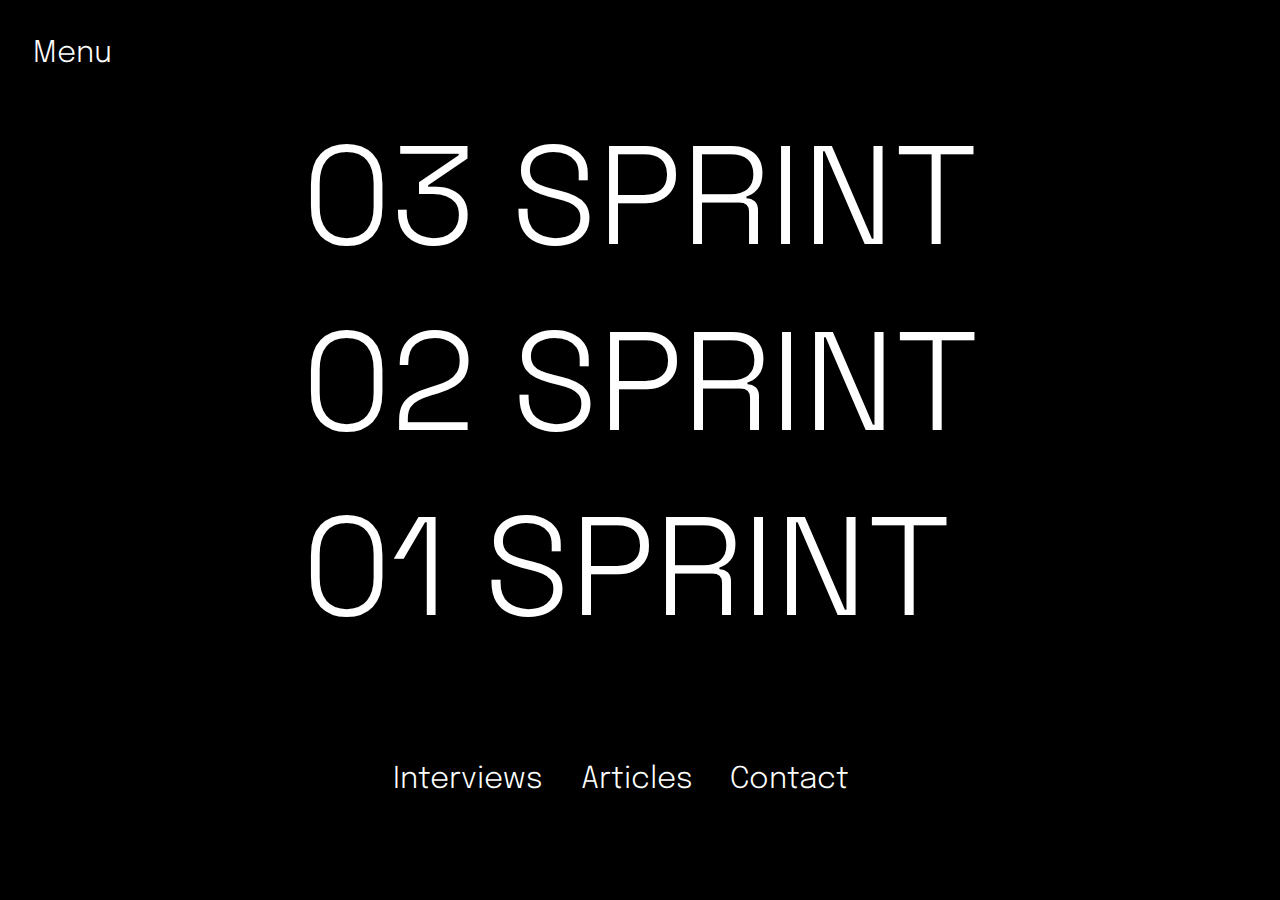
<file: index.html>
<!DOCTYPE html>
<html lang="en">

<head>
    <meta charset="UTF-8">
    <meta http-equiv="X-UA-Compatible" content="IE=edge">
    <meta name="viewport" content="width=device-width, initial-scale=1.0">
    <link rel="preconnect" href="https://fonts.googleapis.com">
    <link rel="preconnect" href="https://fonts.gstatic.com" crossorigin>
    <link href="https://fonts.googleapis.com/css2?family=Epilogue:wght@300;400;500;600;700;900&display=swap"
        rel="stylesheet">
        <link rel="preconnect" href="https://fonts.googleapis.com">
        <link rel="preconnect" href="https://fonts.gstatic.com" crossorigin>
        <link href="https://fonts.googleapis.com/css2?family=Space+Grotesk:wght@300;400;500;600;700&display=swap" rel="stylesheet">
    <link rel="stylesheet" href="/Startseite/styles.css">
    <title>Menu</title>
</head>

<body>

    <div class="header-menu">
            <h3>Menu</h3>
    </div>

    <div class="menu">
        <div class="menu-itmes">
            <a href="/Kickweb_Jennifer/Sprint_3/Page_Article/article_mama_trust copy.html"><h1><span>03 SPRINT</span></h1></a>
            <a href="/Kickweb_Jennifer/Sprint_2/Page_Interview/interview_gia.html"><h1><span> 02 SPRINT</span></h1></a>
            <a href="/Kickweb_Jennifer/Sprint_1/Magazine_1/Magazin_1.html"><h1><span> 01 SPRINT</span></h1></a>
        </div>
    </div>

    <div class="under-menu">
            <h2>Interviews</h2>
            <h2>Articles</h2>
            <h2>Contact</h2>
    </div>

</body>
</file>
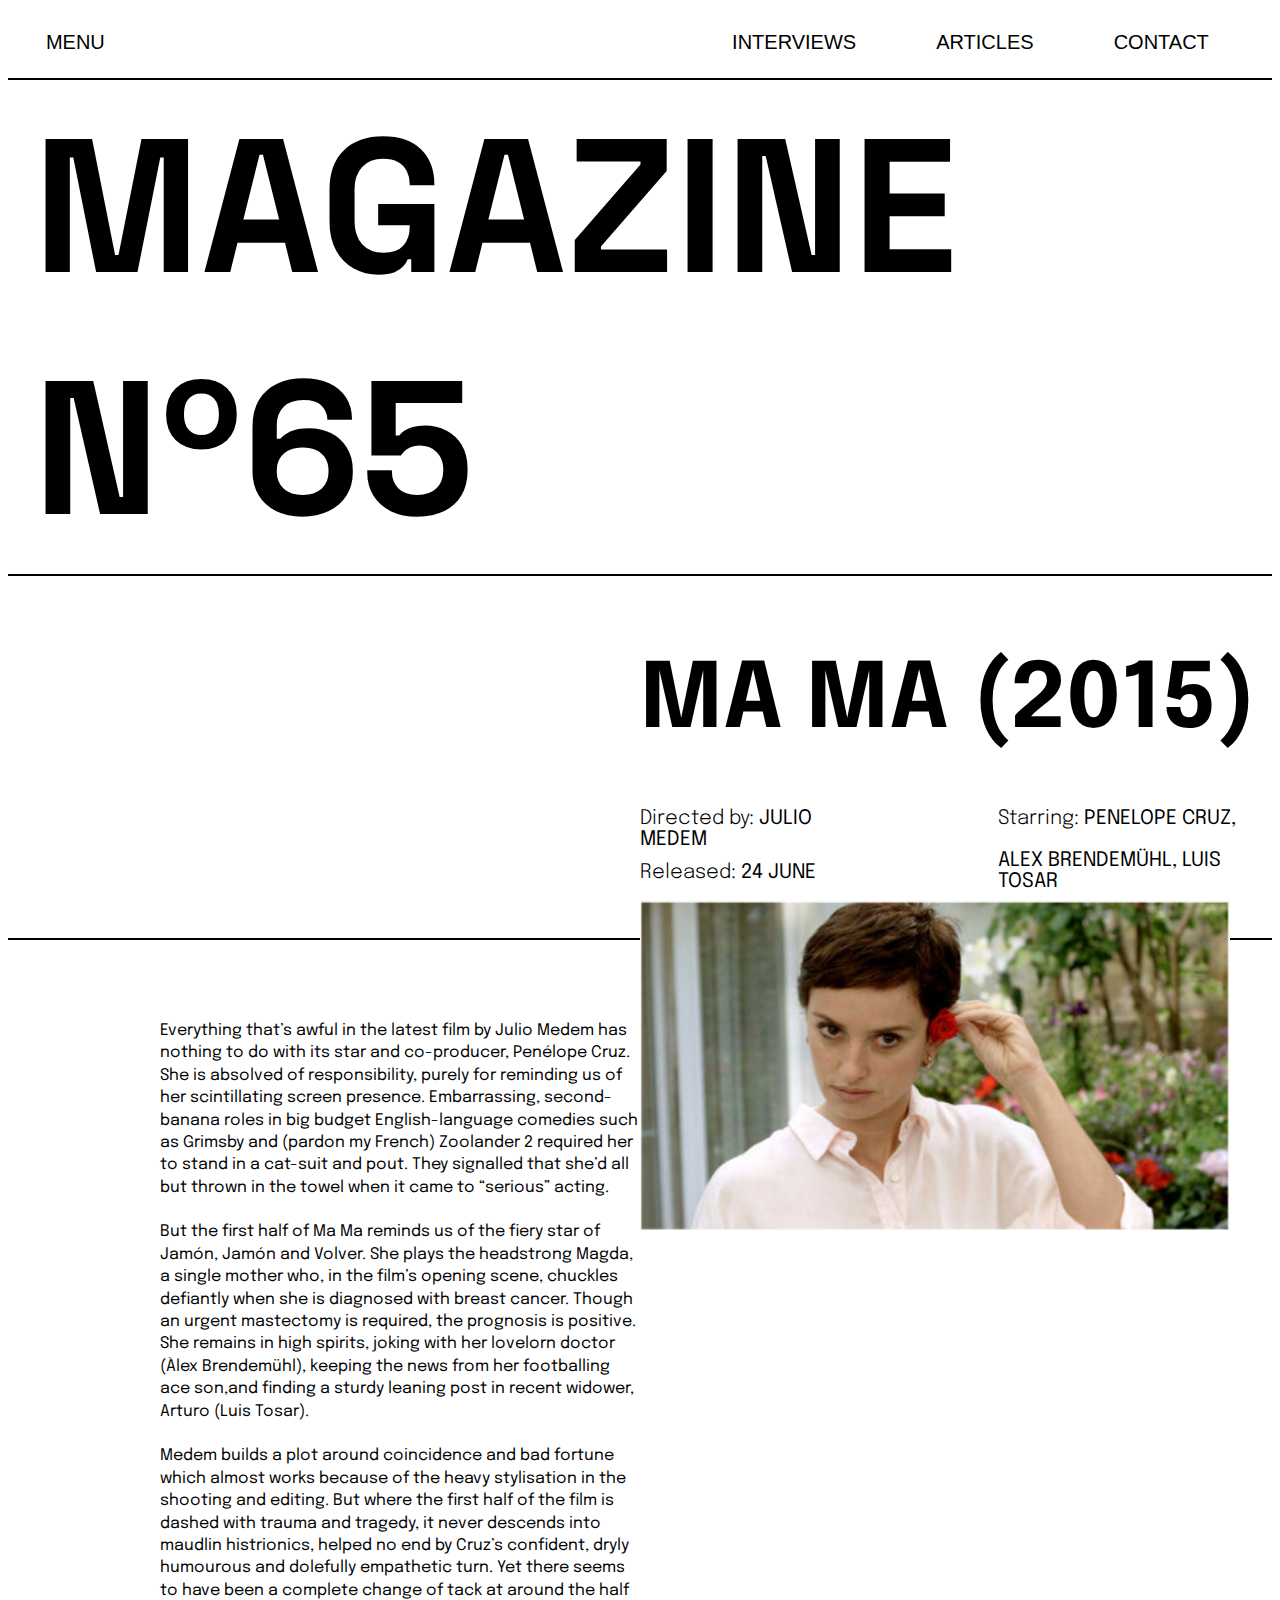
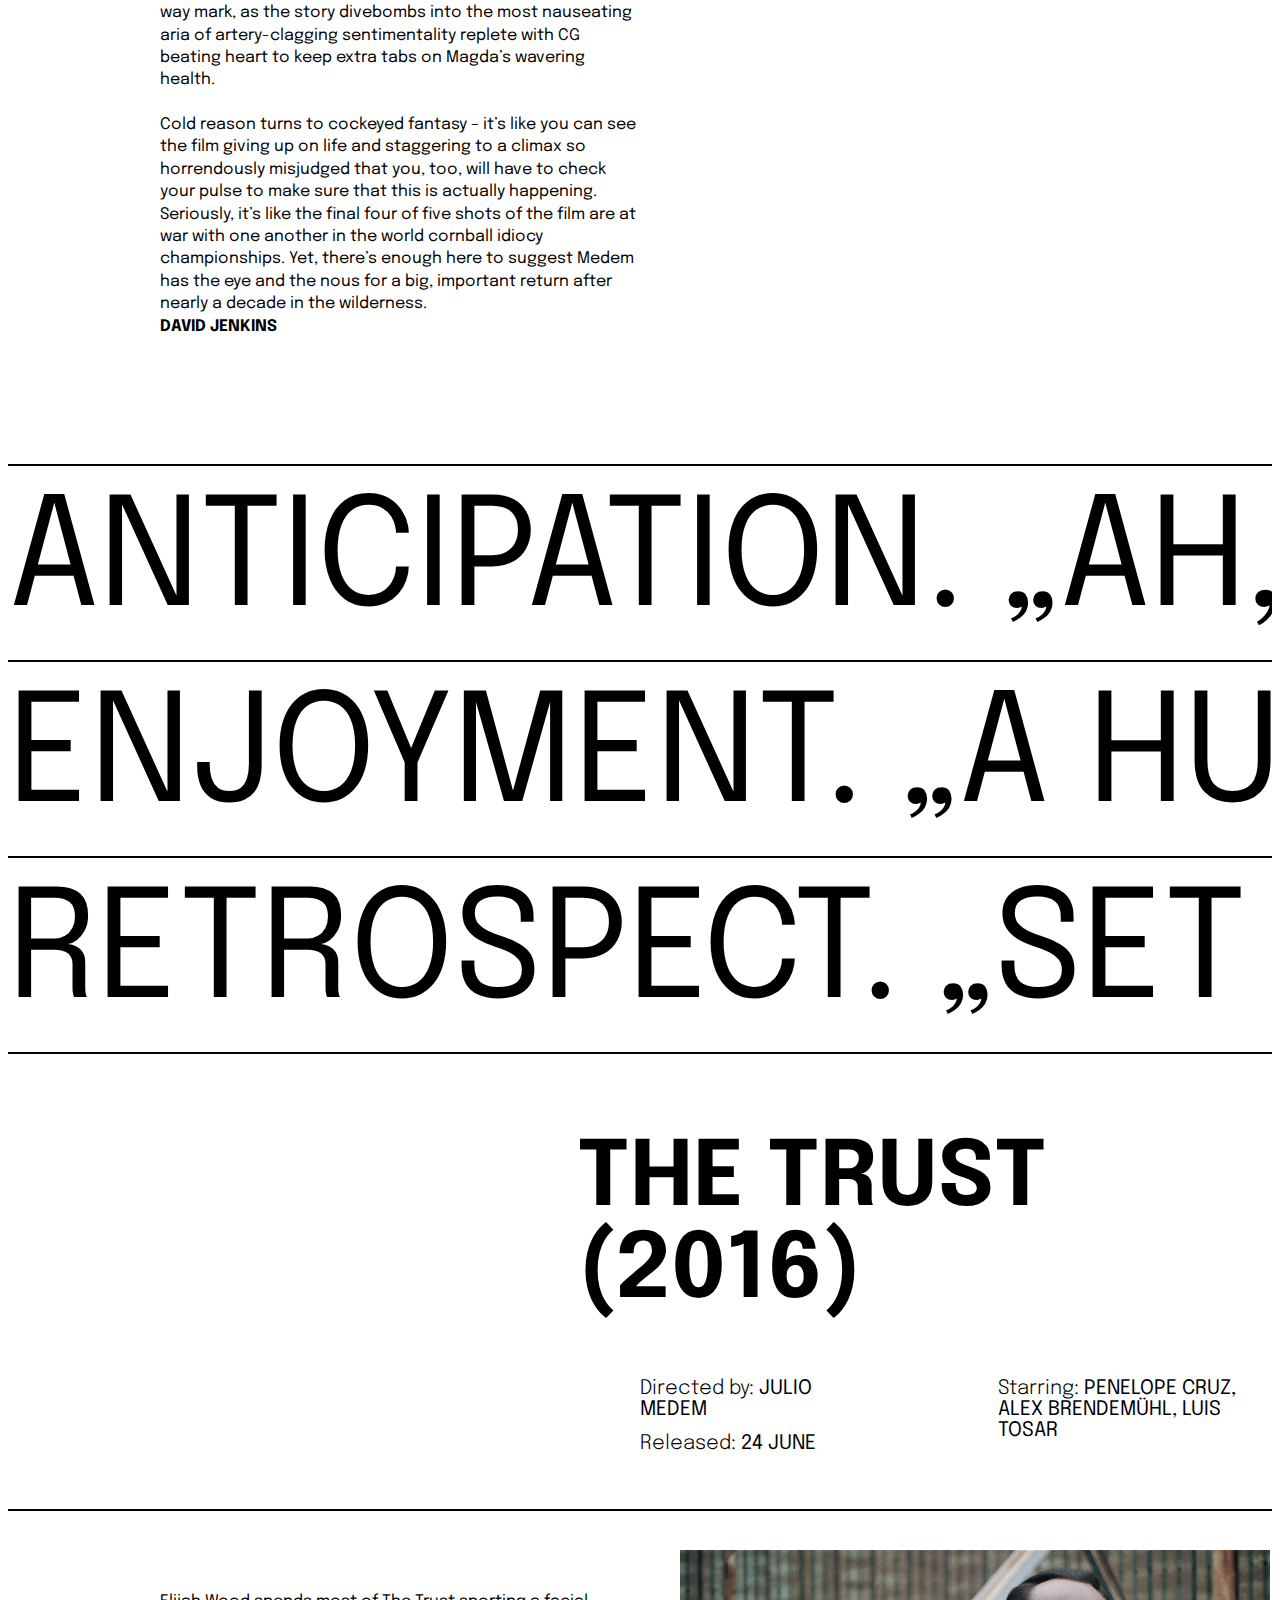
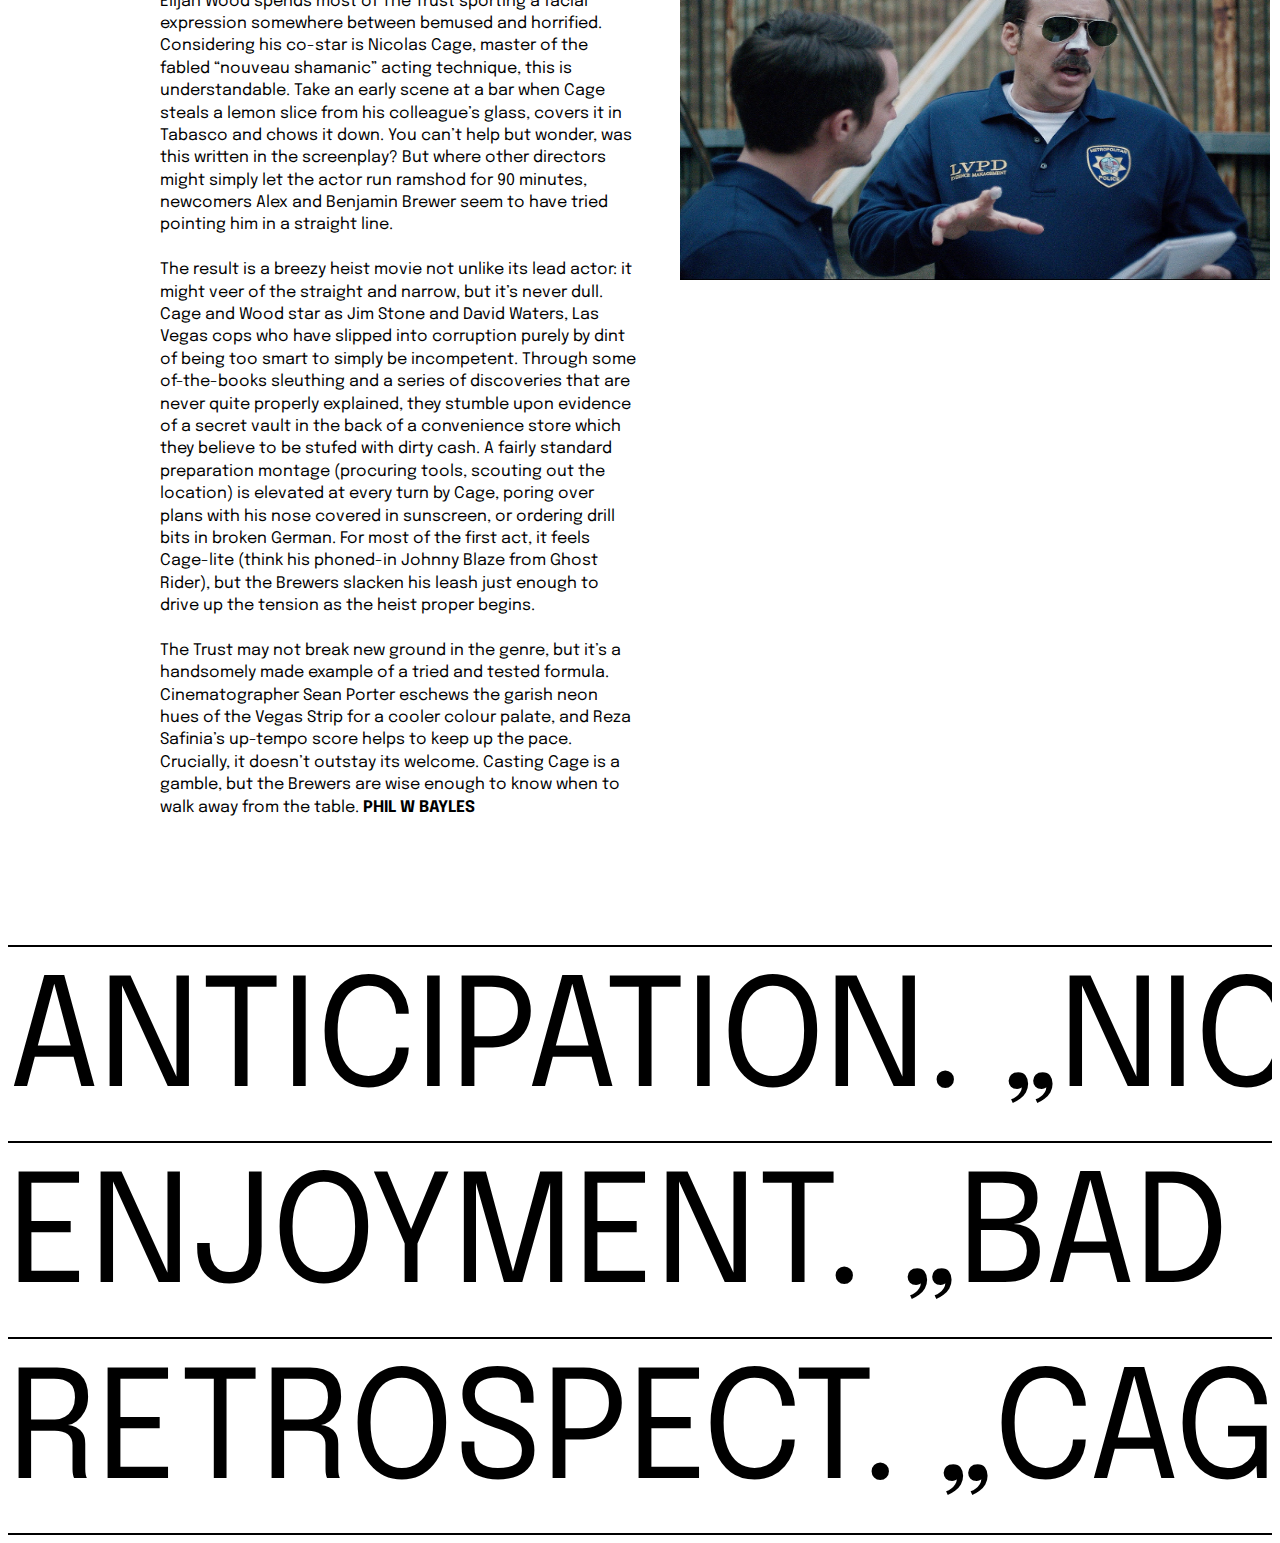
<file: Redesign/Site_Articles/index_articles.html>
<!DOCTYPE html>
<html lang="en">

<head>
    <meta charset="UTF-8">
    <meta http-equiv="X-UA-Compatible" content="IE=edge">
    <meta name="viewport" content="width=device-width, initial-scale=1.0">
    <link rel="preconnect" href="https://fonts.googleapis.com">
    <link rel="preconnect" href="https://fonts.gstatic.com" crossorigin>
    <link href="https://fonts.googleapis.com/css2?family=Epilogue:wght@300;400;500;600;700;900&display=swap"
        rel="stylesheet">
        <link rel="preconnect" href="https://fonts.googleapis.com">
<link rel="preconnect" href="https://fonts.gstatic.com" crossorigin>
<link href="https://fonts.googleapis.com/css2?family=Space+Grotesk:wght@600&display=swap" rel="stylesheet">
    <link rel="stylesheet" href="style_articles.css">
    <title>Redesign_Jenny2</title>
</head>

<body>
    <nav>
        <div class="menu-nav">
            <div class="Menu">
                <a href="/Site_Articles/index_articles.html">
                    <h1>MENU</h1>
                </a>
            </div>
            <div class="Interviews">
                <a href="/Site_Interview/index_interview.html">
                    <h1>INTERVIEWS</h1>
                </a>
            </div>
            <div class="Articles">
                <a href="/Site_Articles/index_articles.html">
                    <h1>ARTICLES</h1>
                </a>
            </div>
            <div class="Contact">
                <a href="#">
                    <h1>CONTACT</h1>
                </a>
            </div>
        </div>
    </nav>
    <div class="border"></div>
    <div class="undermenu">
        <h2>MAGAZINE Nº65</h2>
    </div>
    <div class="border"></div>

    <div class="Titel_Mama">
        <div class="Titel_Mama_item">
            <h3>MA MA (2015)</h3>
        </div>
    </div>

    <div class="Movie-details">
        <div class="Direction1">
            <h4>Directed by: <b>JULIO MEDEM</b></h4>
            <h4> Released: <b>24 JUNE</b><br><br><br></h4>
        </div>
        <div class="Starring1">
            <h4>Starring: <b>PENELOPE CRUZ, <br><br>ALEX BRENDEMÜHL, LUIS TOSAR</b></h4><br>
        </div>
    </div>
     <div class="border"></div>
    <div class="image-container-mama02">
    <div class="image-container-item-mama02">
    <img src="/Redesign/Images/Mama_02.png" alt="Mama_moviepicture" width="590" height="330"></div>
    </div>  

    <div class="runningtext1">
        <p>Everything that’s awful in the latest film by Julio Medem has nothing to do with its star and co-producer,
            Penélope Cruz. She is absolved of responsibility, purely for reminding us of her scintillating screen
            presence. Embarrassing, second-banana roles in big budget English-language comedies such as Grimsby and
            (pardon my French) Zoolander 2 required her to stand in a cat-suit and pout. They signalled that she’d all
            but thrown in the towel when it came to “serious” acting.<br><br>

            But the first half of Ma Ma reminds us of the fiery star of Jamón, Jamón and Volver. She plays the
            headstrong Magda, a single mother who, in the film’s opening scene, chuckles defiantly when she is diagnosed
            with breast cancer. Though an urgent mastectomy is required, the prognosis is positive. She remains in high
            spirits, joking with her lovelorn doctor (Àlex Brendemühl), keeping the news from her footballing ace
            son,and finding a sturdy leaning post in recent widower, Arturo (Luis Tosar).<br><br>

            Medem builds a plot around coincidence and bad fortune which almost works because of the heavy stylisation
            in the shooting and editing. But where the first half of the film is dashed with trauma and tragedy, it
            never descends into maudlin histrionics, helped no end by Cruz’s confident, dryly humourous and dolefully
            empathetic turn. Yet there seems to have been a complete change of tack at around the half way mark, as the
            story divebombs into the most nauseating aria of artery-clagging sentimentality replete with CG beating
            heart to keep extra tabs on Magda’s wavering health.<br><br>

            Cold reason turns to cockeyed fantasy – it’s like you can see the film giving up on life and staggering to a
            climax so horrendously misjudged that you, too, will have to check your pulse to make sure that this is
            actually happening. Seriously, it’s like the final four of five shots of the film are at war with one
            another in the world cornball idiocy championships. Yet, there’s enough here to suggest Medem has the eye
            and the nous for a big, important return after nearly a decade in the wilderness.<br>
            <b>DAVID JENKINS</b>

        </p>
    </div>
<div class="container">
    <div class="border"></div>
    <div class="Moviequote">
        <h5><b>ANTICIPATION. „AH, JULIO MEDEM… HE USED 
            TO MAKE GREAT MOVIES IN THE ’90S.“</b></h5>
    </div>
    <div class="border"></div>
    <div class="Moviequote">
        <h5><b>ENJOYMENT. „A HUGELY CHARISMATIC TURN 
            BY PENÉLOPE CRUZ IS WASTED.“</b></h5>
    </div>
    <div class="border"></div>
    <div class="Moviequote">
        <h5><b>RETROSPECT. „SET AN ALARM 15 MINUTES BEFORE THE END, THANK US LATER.“</b></h5>
    </div>
    <div class="border"></div>

    <div class="Titel_Trust">
        <div class="Titel_trust_item">
            <h3>THE TRUST (2016)</h3>
        </div>
    </div>

     <div class="Movie-details">
        <div class="Direction1">
            <h4>Directed by: <b>JULIO MEDEM</b></h4>
            <h4> Released: <b>24 JUNE</b><br><br><br></h4>
        </div>
        <div class="Starring1">
            <h4>Starring: <b>PENELOPE CRUZ,<br> ALEX BRENDEMÜHL, LUIS TOSAR</b></h4><br>
        </div>
    </div>

    <div class="image-container-trust02">
    <div class="image-container-item-trust02">
    <img src="/Redesign/Images/Trust_02.jpeg" alt="Trust_moviepicture" width="590" height="330"></div>
    </div>  

     <div class="border"></div>
    <div class="runningtext1">
        <p>Elijah Wood spends most of The Trust sporting a facial expression somewhere between bemused and horrified.
            Considering his co-star is Nicolas Cage, master of the fabled “nouveau shamanic” acting technique, this is
            understandable. Take an early scene at a bar when Cage steals a lemon slice from his colleague’s glass,
            covers it in Tabasco and chows it down. You can’t help but wonder, was this written in the screenplay? But
            where other directors might simply let the actor run ramshod for 90 minutes, newcomers Alex and Benjamin
            Brewer seem to have tried pointing him in a straight line.<br><br>

            The result is a breezy heist movie not unlike
            its lead actor: it might veer of the straight and narrow, but it’s never dull. Cage and Wood star as Jim
            Stone and David Waters, Las Vegas cops who have slipped into corruption purely by dint of being too smart to
            simply be incompetent. Through some of-the-books sleuthing and a series of discoveries that are never quite
            properly explained, they stumble upon evidence of a secret vault in the back of a convenience store which
            they believe to be stufed with dirty cash. A fairly standard preparation montage (procuring tools, scouting
            out the location) is elevated at every turn by Cage, poring over plans with his nose covered in sunscreen,
            or ordering drill bits in broken German. For most of the first act, it feels Cage-lite (think his phoned-in
            Johnny Blaze from Ghost Rider), but the Brewers slacken his leash just enough to drive up the tension as the
            heist proper begins.<br><br>

            The Trust may not break new ground in the genre, but it’s a handsomely made example of a tried and tested
            formula. Cinematographer Sean Porter eschews the garish neon hues of the Vegas Strip for a cooler colour
            palate, and Reza Safinia’s up-tempo score helps to keep up the pace. Crucially, it doesn’t outstay its
            welcome. Casting Cage is a gamble, but the Brewers are wise enough to know when to walk away
            from the table. <b>PHIL W BAYLES</b>

        </p>
    </div>
<div class="container">
    <div class="border"></div>
    <div class="Moviequote">
        <h5><b>ANTICIPATION. „NICOLAS CAGE HAS FIVE MOVIES COMING OUT IN 2016. THE LAW OF AVERAGES SAYS ONE OF THEM HAS TO BE GOOD…“</b></h5>
    </div>
    <div class="border"></div>
    <div class="Moviequote">
        <h5><b>ENJOYMENT. „BAD LIEUTENANT: VEGAS OR BUST.“</b></h5>
    </div>
    <div class="border"></div>
    <div class="Moviequote">
        <h5><b>RETROSPECT. „CAGE IS ON FINE FORM IN THIS SLICK LITTLE THRILLER.“</b></h5>
    </div>
    <div class="border"></div>
</div>
</file>
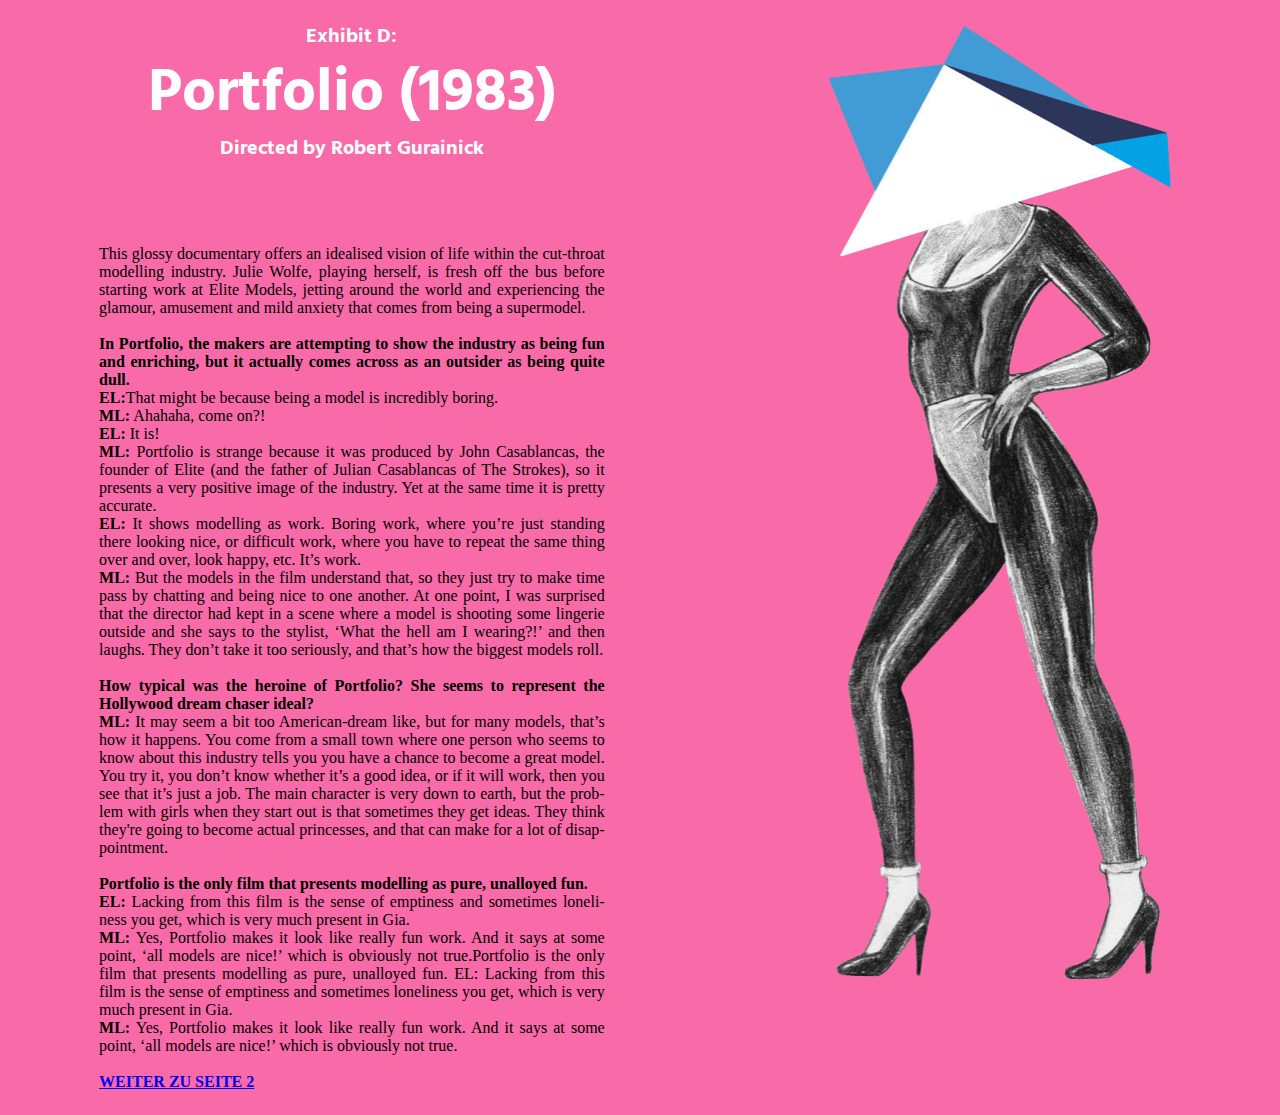
<file: Kickweb_Jennifer/Sprint_1/Magazine_1/Magazin_1.html>
<!DOCTYPE html>
<html lang="en">
<head>
    <meta charset="UTF-8">
    <meta http-equiv="X-UA-Compatible" content="IE=edge">
    <meta name="viewport" content="width=device-width, initial-scale=1.0">
    <title>Document</title>
    <link rel="stylesheet" href="style.css">
    <link rel="preconnect" href="https://fonts.googleapis.com">
<link rel="preconnect" href="https://fonts.gstatic.com" crossorigin>
<link href="https://fonts.googleapis.com/css2?family=Hind:wght@700&display=swap" rel="stylesheet">
<link rel="preconnect" href="https://fonts.googleapis.com">
<link rel="preconnect" href="https://fonts.gstatic.com" crossorigin>
<link href="https://fonts.googleapis.com/css2?family=Lora&display=swap" rel="stylesheet">

<div class="text_container">
    <div class="jeff_goldberg" style="width: 40%" style="height:100%">

</head>
<body>
    <h1>Exhibit D:</h1>
    <h2>Portfolio (1983)</h2>
    <h3>Directed by Robert Gurainick</h3>
    <p>
        This glossy documentary offers an idealised vision of life within the cut-throat modelling industry. Julie Wolfe, playing herself, 
        is fresh off the bus before starting work at Elite Models, jetting around the world and experiencing the glamour, 
        amusement and mild anxiety that comes from being a supermodel.<br><br>
        <b>In Portfolio, the makers are attempting to show the industry as being fun and enriching, but it actually comes 
        across as an outsider as being quite dull.</b><br>
        <b>EL:</b>That might be because being a model is incredibly boring.<br>
        <b>ML:</b> Ahahaha, come on?!<br>
        <b>EL:</b> It is!<br>
        <b>ML:</b> Portfolio is strange because it was produced by John Casablancas, the founder of 
        Elite (and the father of Julian Casablancas of The Strokes), so it presents a very positive
        image of the industry. Yet at the same time it is pretty accurate.<br>
        <b>EL:</b> It shows modelling as work. Boring work, where you’re just standing there looking nice, or difficult work, where you have to repeat the same thing over and over, look happy, etc. It’s work.<br>
        <b>ML:</b> But the models in the film understand that, so they just try to make time pass by chatting and being nice to one another. At one point, I was surprised that the director had kept in a scene where a model is shooting some lingerie outside and she says to the stylist, ‘What the hell am I wearing?!’ and then laughs. They don’t take it too seriously, and that’s how the biggest models roll.<br><br>
        
        <b>How typical was the heroine of Portfolio? She seems to represent the Hollywood dream chaser ideal?</b><br>
        <b>ML:</b> It may seem a bit too American-dream like, but for many models, that’s how it happens. You come from a small town where one person who seems to know about this industry tells you you have a chance to become a great model. You try it, you don’t know whether it’s a good idea, or if it will work, then you see that it’s just a job. The main character is very down to earth, but the problem with girls when they start out is that sometimes they get ideas. They think they're going to become actual princesses, and that can make for a lot of disappointment.<br><br>
        
        <b>Portfolio is the only film that presents modelling as pure, unalloyed fun.</b><br>
        <b>EL:</b> Lacking from this film is the sense of emptiness and sometimes loneliness you get, which is very much present in Gia.<br>
        <b>ML:</b> Yes, Portfolio makes it look like really fun work. And it says at some point, ‘all models are nice!’ which is obviously not true.Portfolio is the only film that presents modelling as pure,
        unalloyed fun.
        EL: Lacking from this film is the sense of emptiness and
        sometimes loneliness you get, which is very much present
        in Gia.<br>
        <b>ML:</b> Yes, Portfolio makes it look like really fun work. And it says at
        some point, ‘all models are nice!’ which is obviously not true.<br><br>
        <a href="/Kickweb_Jennifer/Sprint_1/Magazine_2/Magazin_2.html"> <b>WEITER ZU SEITE 2    </b></p>

        </div>

        <img src="/Kickweb_Jennifer/Sprint_1/Images/Illustration_Frau_Formen.png" alt="Illusration Frau mit Formen">
</body>
</html>
</file>
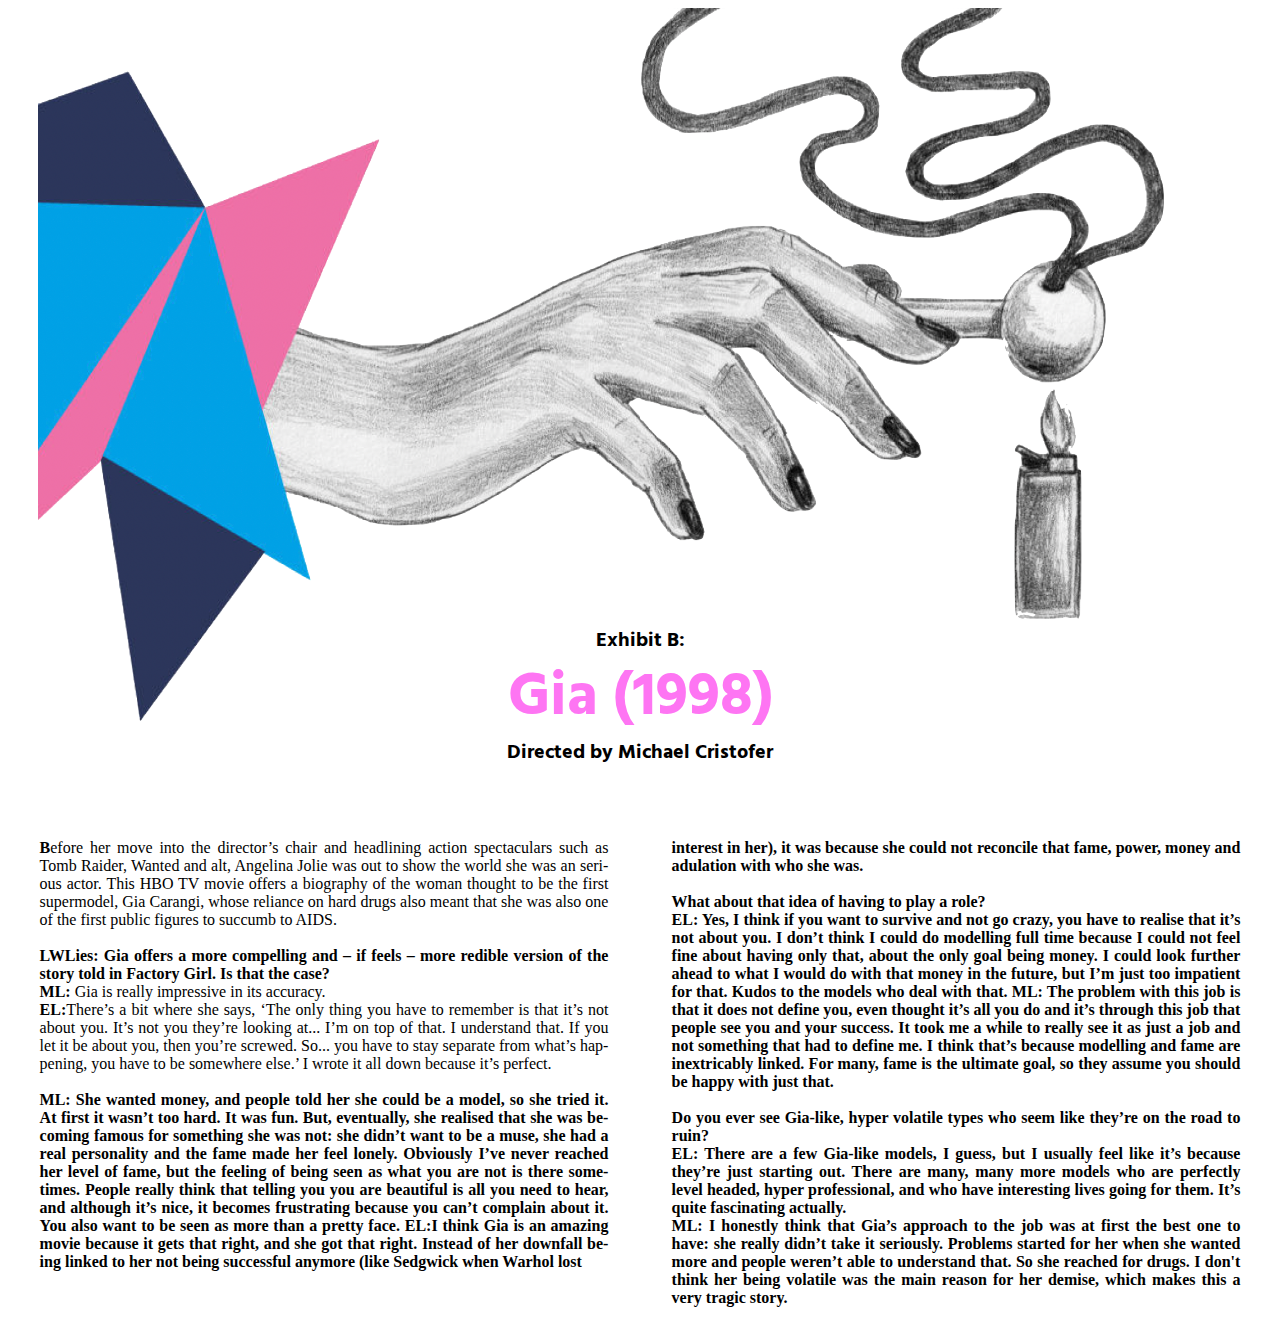
<file: Kickweb_Jennifer/Sprint_1/Magazine_2/Magazin_2.html>
<!DOCTYPE html>
<html lang="en">
<head>
    <meta charset="UTF-8">
    <meta http-equiv="X-UA-Compatible" content="IE=edge">
    <meta name="viewport" content="width=device-width, initial-scale=1.0">
    <title>Document</title>
    <link rel="stylesheet" href="style.css">
    <link rel="preconnect" href="https://fonts.googleapis.com">
<link rel="preconnect" href="https://fonts.gstatic.com" crossorigin>
<link href="https://fonts.googleapis.com/css2?family=Hind:wght@700&display=swap" rel="stylesheet">
<link rel="preconnect" href="https://fonts.googleapis.com">
<link rel="preconnect" href="https://fonts.gstatic.com" crossorigin>
<link href="https://fonts.googleapis.com/css2?family=Lora&display=swap" rel="stylesheet">
</head>
<body>

    <div class="containerbild">
        <div class="bild" style="width: 100%">

    <img src="/Kickweb_Jennifer/Sprint_1/Images/Titelbild_Magazin2.png" alt="Titelbild_Magazin2"width="1200" height="800">
    </div></div>

<div class="Titel">
    <h1>Exhibit B:</h1>
    <h2>Gia (1998)</h2>
    <h3>Directed by Michael Cristofer</h3>
</div>
<div class="container1">
    <div class="paragraph1" style="width: 45%">
    <p>
        <b>B</b>efore her move into the director’s chair and headlining
        action spectaculars such as Tomb Raider, Wanted and
        alt, Angelina Jolie was out to show the world she was
        an serious actor. This HBO TV movie offers a biography of the
        woman thought to be the first supermodel, Gia Carangi, whose
        reliance on hard drugs also meant that she was also one of the
        first public figures to succumb to AIDS.<br><br>

        <b>LWLies: Gia offers a more compelling and – if feels – more
        redible version of the story told in Factory Girl. Is that
        the case?</b><br> 
        <b>ML:</b> Gia is really impressive in its accuracy.<br>
        <b>EL:</b>There’s a bit where she says, ‘The only thing you have to
        remember is that it’s not about you. It’s not you they’re looking
        at... I’m on top of that. I understand that. If you let it be about
        you, then you’re screwed. So... you have to stay separate from
        what’s happening, you have to be somewhere else.’ I wrote it all
        down because it’s perfect.<br><br>
        <b>ML:<b> She wanted money, and people told her she could be
        a model, so she tried it. At first it wasn’t too hard. It was fun.
        But, eventually, she realised that she was becoming famous for
        something she was not: she didn’t want to be a muse, she had
        a real personality and the fame made her feel lonely. Obviously
        I’ve never reached her level of fame, but the feeling of being seen
        as what you are not is there sometimes. People really think that
        telling you you are beautiful is all you need to hear, and although
        it’s nice, it becomes frustrating because you can’t complain about
        it. You also want to be seen as more than a pretty face.
        <b>EL:</b>I think Gia is an amazing movie because it gets that right,
        and she got that right. Instead of her downfall being linked to her
        not being successful anymore (like Sedgwick when Warhol lost

        </div>

        <div class="paragraph2" style="">

            <p>
            interest in her), it was because she could not reconcile that fame,
            power, money and adulation with who she was.<br><br>
            What about that idea of having to play a role?<br>
            <b>EL:</bb> Yes, I think if you want to survive and not go crazy, you have
            to realise that it’s not about you. I don’t think I could do modelling
            full time because I could not feel fine about having only that,
            about the only goal being money. I could look further ahead to
            what I would do with that money in the future, but I’m just too
            impatient for that. Kudos to the models who deal with that.
            <b>ML:</b> The problem with this job is that it does not define you,
            even thought it’s all you do and it’s through this job that people
            see you and your success. It took me a while to really see it as
            just a job and not something that had to define me. I think that’s
            because modelling and fame are inextricably linked. For many,
            fame is the ultimate goal, so they assume you should be happy
            with just that.<br><br>
            <b>Do you ever see Gia-like, hyper volatile types who seem
            like they’re on the road to ruin?</b><br>
            <b>EL:</b> There are a few Gia-like models, I guess, but I usually feel like
            it’s because they’re just starting out. There are many, many more
            models who are perfectly level headed, hyper professional, and
            who have interesting lives going for them. It’s quite fascinating
            actually.<br>
            <b>ML:</b> I honestly think that Gia’s approach to the job was at first
            the best one to have: she really didn’t take it seriously. Problems
            started for her when she wanted more and people weren’t able
            to understand that. So she reached for drugs. I don't think her
            being volatile was the main reason for her demise, which makes
            this a very tragic story.
        
        </div>
    </div>


    </body>
</html>
</file>
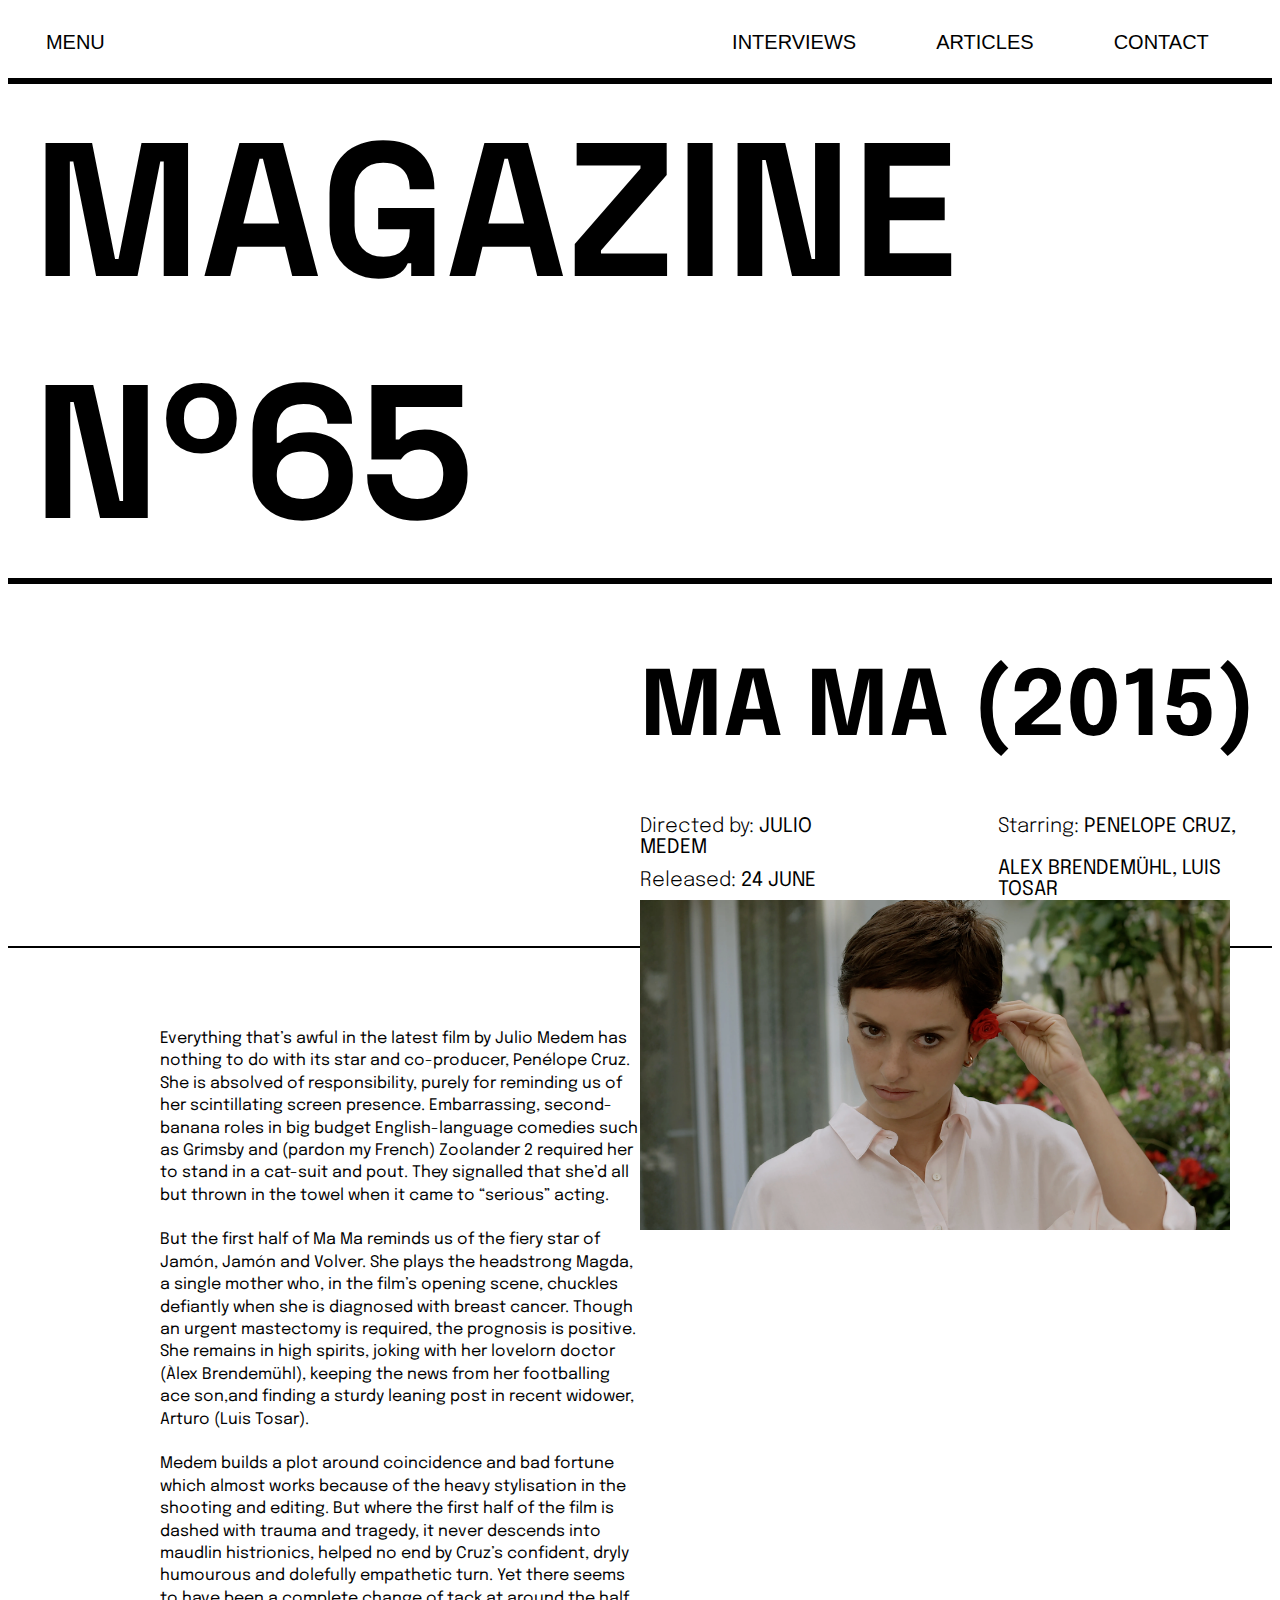
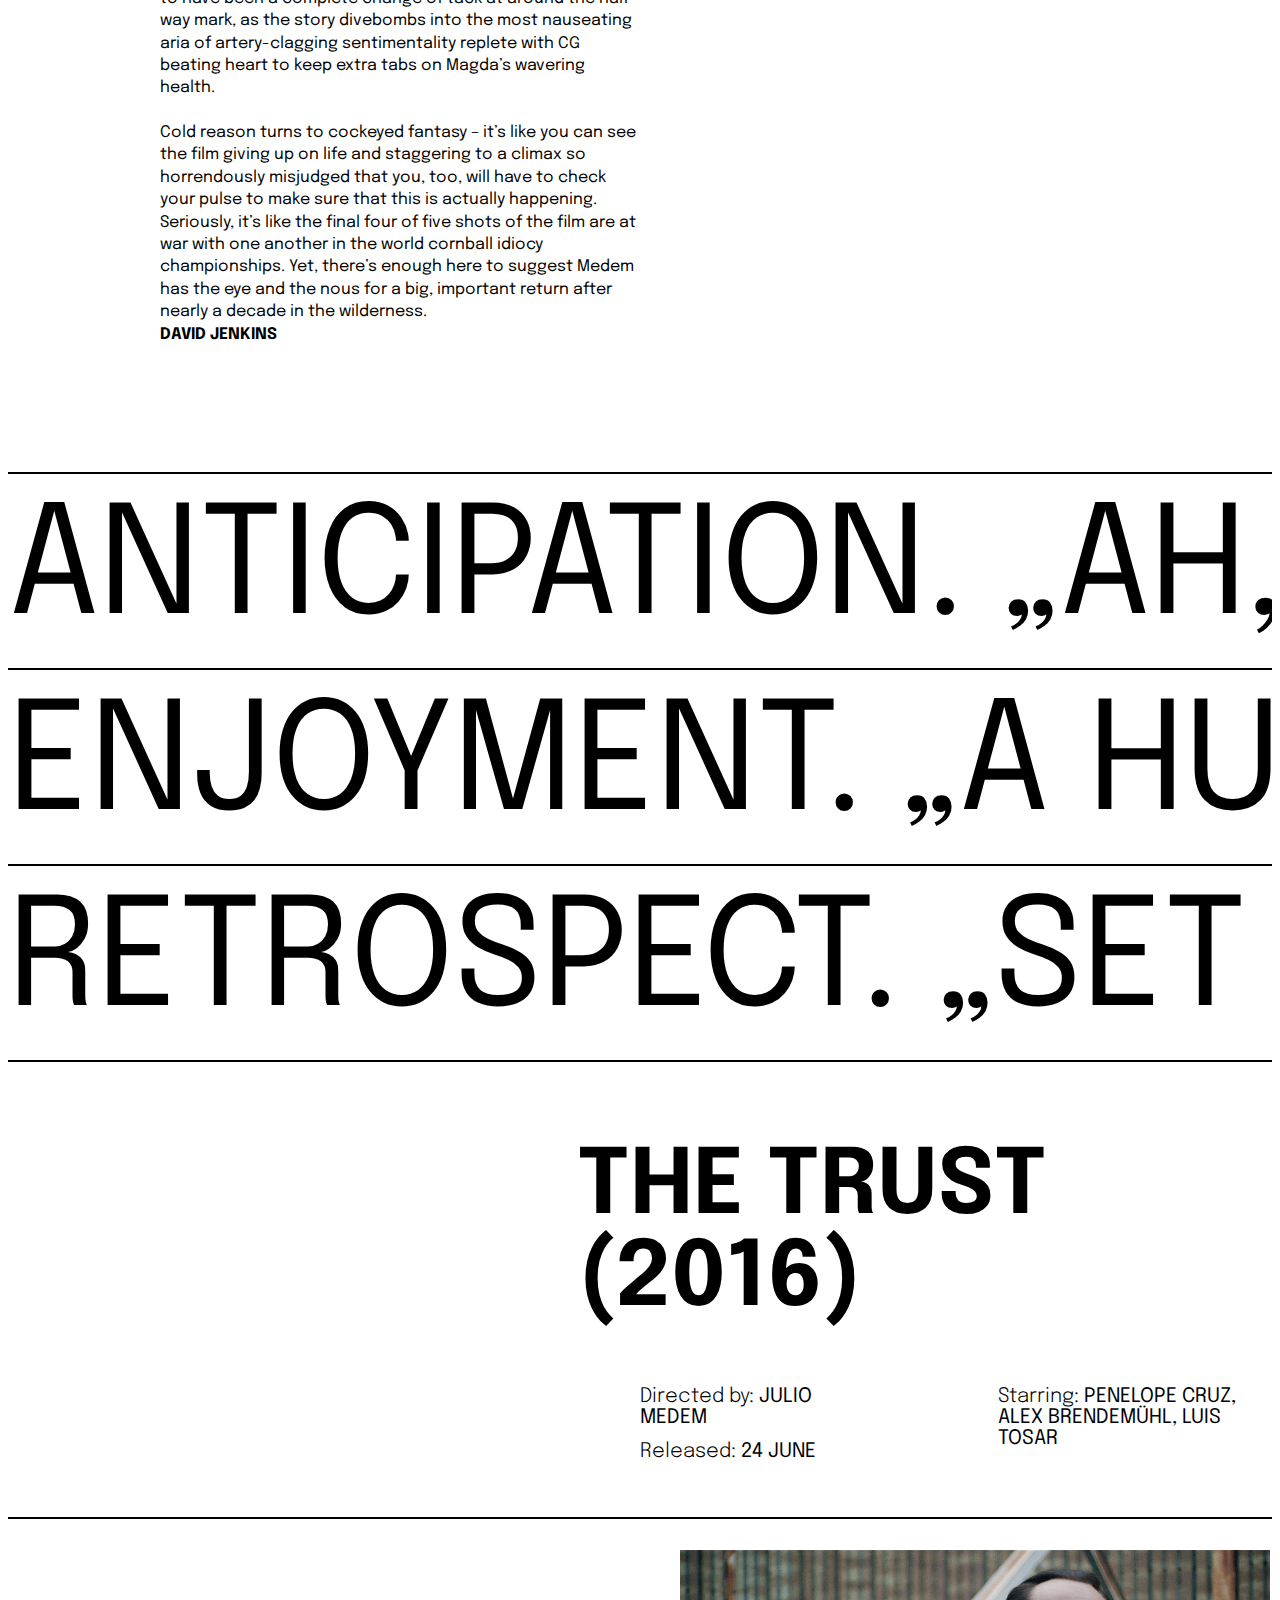
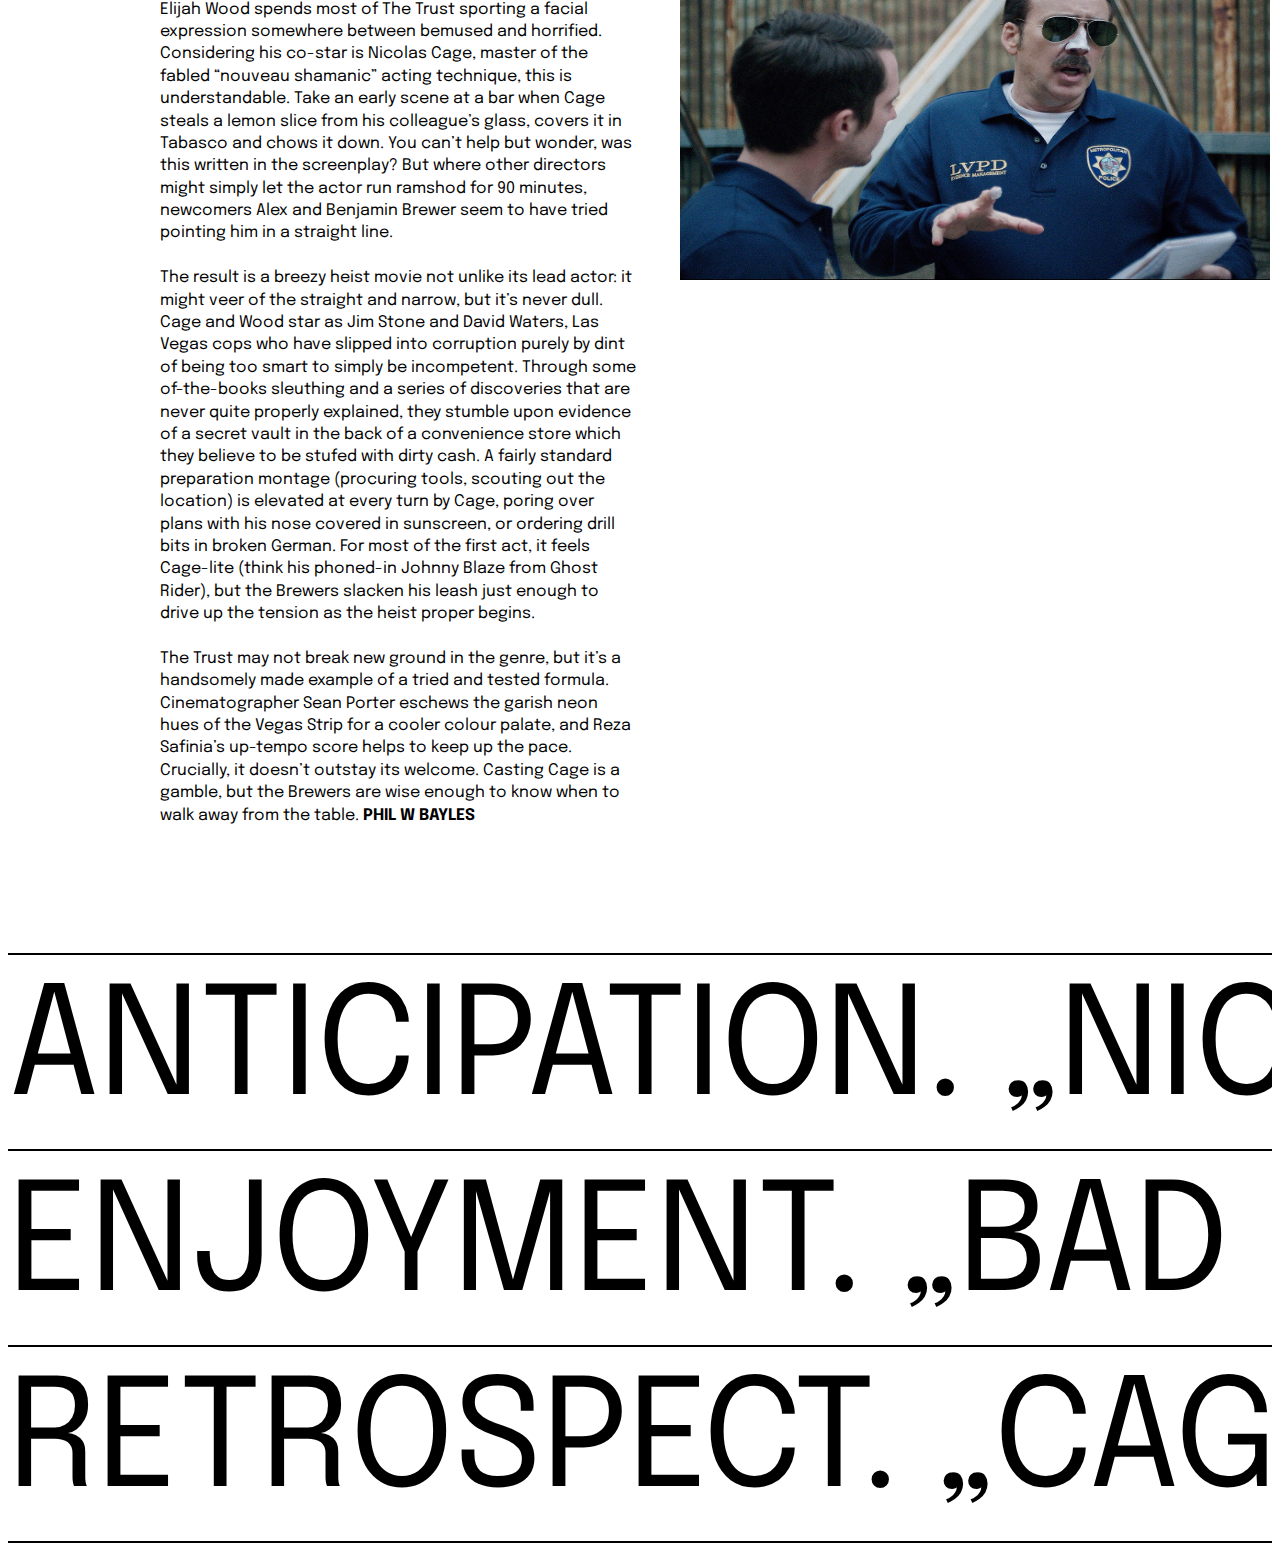
<file: Kickweb_Jennifer/Sprint_2/Page_Article/article_mama_trust.html>
<!DOCTYPE html>
<html lang="en">

<head>
    <meta charset="UTF-8">
    <meta http-equiv="X-UA-Compatible" content="IE=edge">
    <meta name="viewport" content="width=device-width, initial-scale=1.0">
    <link rel="preconnect" href="https://fonts.googleapis.com">
    <link rel="preconnect" href="https://fonts.gstatic.com" crossorigin>
    <link href="https://fonts.googleapis.com/css2?family=Epilogue:wght@300;400;500;600;700;900&display=swap"
        rel="stylesheet">
        <link rel="preconnect" href="https://fonts.googleapis.com">
<link rel="preconnect" href="https://fonts.gstatic.com" crossorigin>
<link href="https://fonts.googleapis.com/css2?family=Space+Grotesk:wght@600&display=swap" rel="stylesheet">
    <link rel="stylesheet" href="style_articles.css">
    <title>Redesign_Jenny2</title>
    <script src="/Kickweb_Jennifer/Sprint_3/Page_Article/script_articles.js"></script>
    <script src="https://ajax.googleapis.com/ajax/libs/jquery/3.6.4/jquery.min.js"></script>
</head>

<body>

    <nav>
        <div class="menu-nav">
            <div class="Menu">
                <a href="/Site_Articles/index_articles.html">
                    <span><h1>MENU</h1></span>
                </a>
            </div>
            <div class="Interviews">
                <a href="/Site_Interview/index_interview.html">
                    <span><h1>INTERVIEWS</h1></span>
                </a>
            </div>
            <div class="Articles">
                <a href="/Site_Articles/index_articles.html">
                    <span><h1>ARTICLES</h1></span>
                </a>
            </div>
            <div class="Contact">
                <a href="#">
                    <span><h1>CONTACT</h1></span>
                </a>
            </div>
        </div>
    </nav>
    <div class="border"></div>
    <div class="undermenu">
        <h2>MAGAZINE Nº65</h2>
    </div>
    <div class="border"></div>
    <div class="Titel_Mama">
        <div class="Titel_Mama_item">
            <h3>MA MA (2015)</h3>
        </div>
    </div>

    <div class="Movie-details">
        <div class="Direction1">
            <h4>Directed by: <b>JULIO MEDEM</b></h4>
            <h4> Released: <b>24 JUNE</b><br><br><br></h4>
        </div>
        <div class="Starring1">
            <h4>Starring: <b>PENELOPE CRUZ, <br><br>ALEX BRENDEMÜHL, LUIS TOSAR</b></h4><br>
        </div>
    </div>
     <div class="border-thin"></div>
    <div class="image-container-mama02">
    <div class="image-container-item-mama02">
    <img src="/Kickweb_Jennifer/Sprint_2/Images/mama_01.png" alt="Mama_moviepicture" width="590" height="330"id="cursorImage" ondragstart="return false;"></div>
    </div>  
    <div class="runningtext1">
        <p>Everything that’s awful in the latest film by Julio Medem has nothing to do with its star and co-producer,
            Penélope Cruz. She is absolved of responsibility, purely for reminding us of her scintillating screen
            presence. Embarrassing, second-banana roles in big budget English-language comedies such as Grimsby and
            (pardon my French) Zoolander 2 required her to stand in a cat-suit and pout. They signalled that she’d all
            but thrown in the towel when it came to “serious” acting.<br><br>

            But the first half of Ma Ma reminds us of the fiery star of Jamón, Jamón and Volver. She plays the
            headstrong Magda, a single mother who, in the film’s opening scene, chuckles defiantly when she is diagnosed
            with breast cancer. Though an urgent mastectomy is required, the prognosis is positive. She remains in high
            spirits, joking with her lovelorn doctor (Àlex Brendemühl), keeping the news from her footballing ace
            son,and finding a sturdy leaning post in recent widower, Arturo (Luis Tosar).<br><br>

            Medem builds a plot around coincidence and bad fortune which almost works because of the heavy stylisation
            in the shooting and editing. But where the first half of the film is dashed with trauma and tragedy, it
            never descends into maudlin histrionics, helped no end by Cruz’s confident, dryly humourous and dolefully
            empathetic turn. Yet there seems to have been a complete change of tack at around the half way mark, as the
            story divebombs into the most nauseating aria of artery-clagging sentimentality replete with CG beating
            heart to keep extra tabs on Magda’s wavering health.<br><br>

            Cold reason turns to cockeyed fantasy – it’s like you can see the film giving up on life and staggering to a
            climax so horrendously misjudged that you, too, will have to check your pulse to make sure that this is
            actually happening. Seriously, it’s like the final four of five shots of the film are at war with one
            another in the world cornball idiocy championships. Yet, there’s enough here to suggest Medem has the eye
            and the nous for a big, important return after nearly a decade in the wilderness.<br>
            <b>DAVID JENKINS</b>
        </p>
    </div>
<div class="container">
    <div class="border-thin"></div>
    <div class="Moviequote">
        <h5><b>ANTICIPATION. „AH, JULIO MEDEM… HE USED 
            TO MAKE GREAT MOVIES IN THE ’90S.“</b></h5>
    </div>
    <div class="border-thin"></div>
    <div class="Moviequote">
        <h5><b>ENJOYMENT. „A HUGELY CHARISMATIC TURN 
            BY PENÉLOPE CRUZ IS WASTED.“</b></h5>
    </div>
    <div class="border-thin"></div>
    <div class="Moviequote">
        <h5><b>RETROSPECT. „SET AN ALARM 15 MINUTES BEFORE THE END, THANK US LATER.“</b></h5>
    </div>
    <div class="border-thin"></div>

    <div class="Titel_Trust">
        <div class="Titel_trust_item">
            <h3>THE TRUST (2016)</h3>
        </div>
    </div>

     <div class="Movie-details">
        <div class="Direction1">
            <h4>Directed by: <b>JULIO MEDEM</b></h4>
            <h4> Released: <b>24 JUNE</b><br><br><br></h4>
        </div>
        <div class="Starring1">
            <h4>Starring: <b>PENELOPE CRUZ,<br> ALEX BRENDEMÜHL, LUIS TOSAR</b></h4><br>
        </div>
    </div>

    <div class="image-container-trust02">
    <div class="image-container-item-trust02">
    <img src="/Redesign/Images/Trust_02.jpeg" alt="Trust_moviepicture" width="590" height="330"></div>
    </div>  
     <div class="border-thin"></div>
     
    <div class="runningtext1">
        <p>Elijah Wood spends most of The Trust sporting a facial expression somewhere between bemused and horrified.
            Considering his co-star is Nicolas Cage, master of the fabled “nouveau shamanic” acting technique, this is
            understandable. Take an early scene at a bar when Cage steals a lemon slice from his colleague’s glass,
            covers it in Tabasco and chows it down. You can’t help but wonder, was this written in the screenplay? But
            where other directors might simply let the actor run ramshod for 90 minutes, newcomers Alex and Benjamin
            Brewer seem to have tried pointing him in a straight line.<br><br>

            The result is a breezy heist movie not unlike
            its lead actor: it might veer of the straight and narrow, but it’s never dull. Cage and Wood star as Jim
            Stone and David Waters, Las Vegas cops who have slipped into corruption purely by dint of being too smart to
            simply be incompetent. Through some of-the-books sleuthing and a series of discoveries that are never quite
            properly explained, they stumble upon evidence of a secret vault in the back of a convenience store which
            they believe to be stufed with dirty cash. A fairly standard preparation montage (procuring tools, scouting
            out the location) is elevated at every turn by Cage, poring over plans with his nose covered in sunscreen,
            or ordering drill bits in broken German. For most of the first act, it feels Cage-lite (think his phoned-in
            Johnny Blaze from Ghost Rider), but the Brewers slacken his leash just enough to drive up the tension as the
            heist proper begins.<br><br>

            The Trust may not break new ground in the genre, but it’s a handsomely made example of a tried and tested
            formula. Cinematographer Sean Porter eschews the garish neon hues of the Vegas Strip for a cooler colour
            palate, and Reza Safinia’s up-tempo score helps to keep up the pace. Crucially, it doesn’t outstay its
            welcome. Casting Cage is a gamble, but the Brewers are wise enough to know when to walk away
            from the table. <b>PHIL W BAYLES</b>
        </p>
    </div>
<div class="container">
    <div class="border-thin"></div>
    <div class="Moviequote">
        <h5><b>ANTICIPATION. „NICOLAS CAGE HAS FIVE MOVIES COMING OUT IN 2016. THE LAW OF AVERAGES SAYS ONE OF THEM HAS TO BE GOOD…“</b></h5>
    </div>
    <div class="border-thin"></div>
    <div class="Moviequote">
        <h5><b>ENJOYMENT. „BAD LIEUTENANT: VEGAS OR BUST.“</b></h5>
    </div>
    <div class="border-thin"></div>
    <div class="Moviequote">
        <h5><b>RETROSPECT. „CAGE IS ON FINE FORM IN THIS SLICK LITTLE THRILLER.“</b></h5>
    </div>
    <div class="border-thin"></div>
</div>
</file>
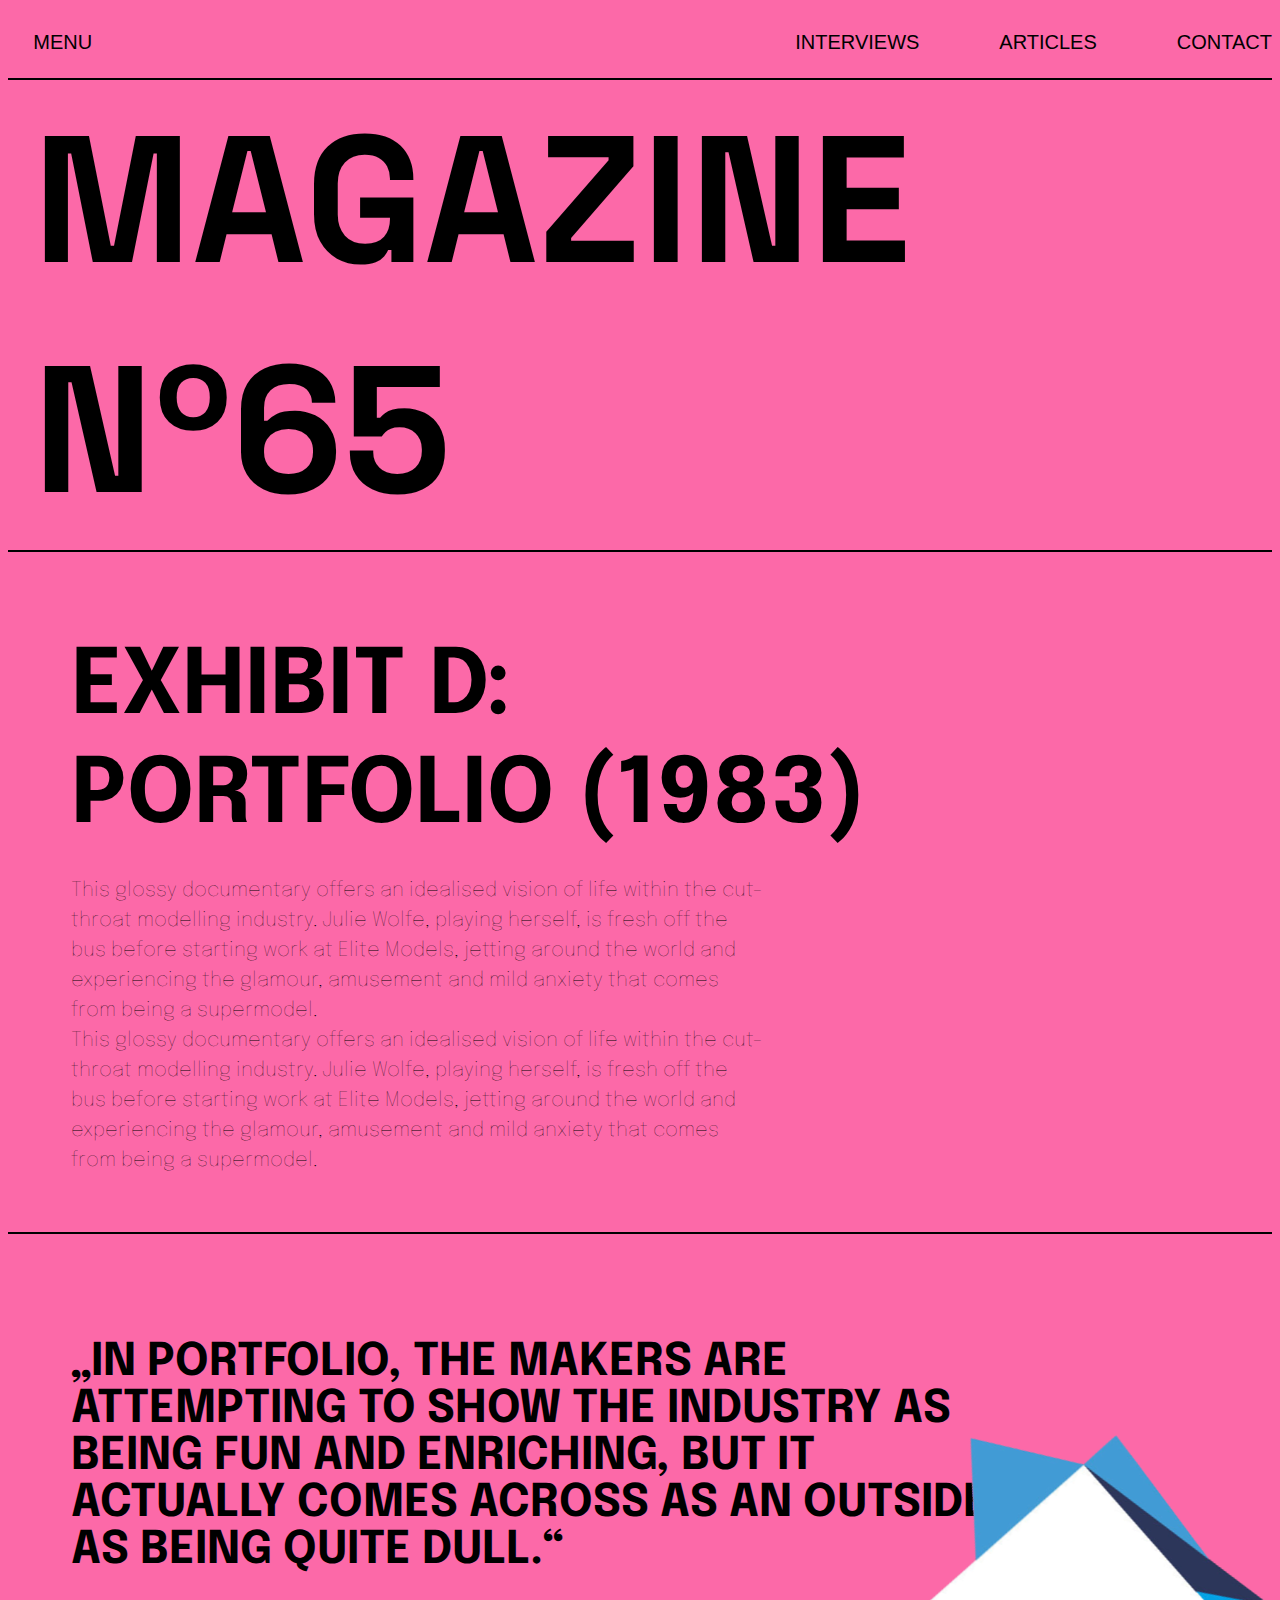
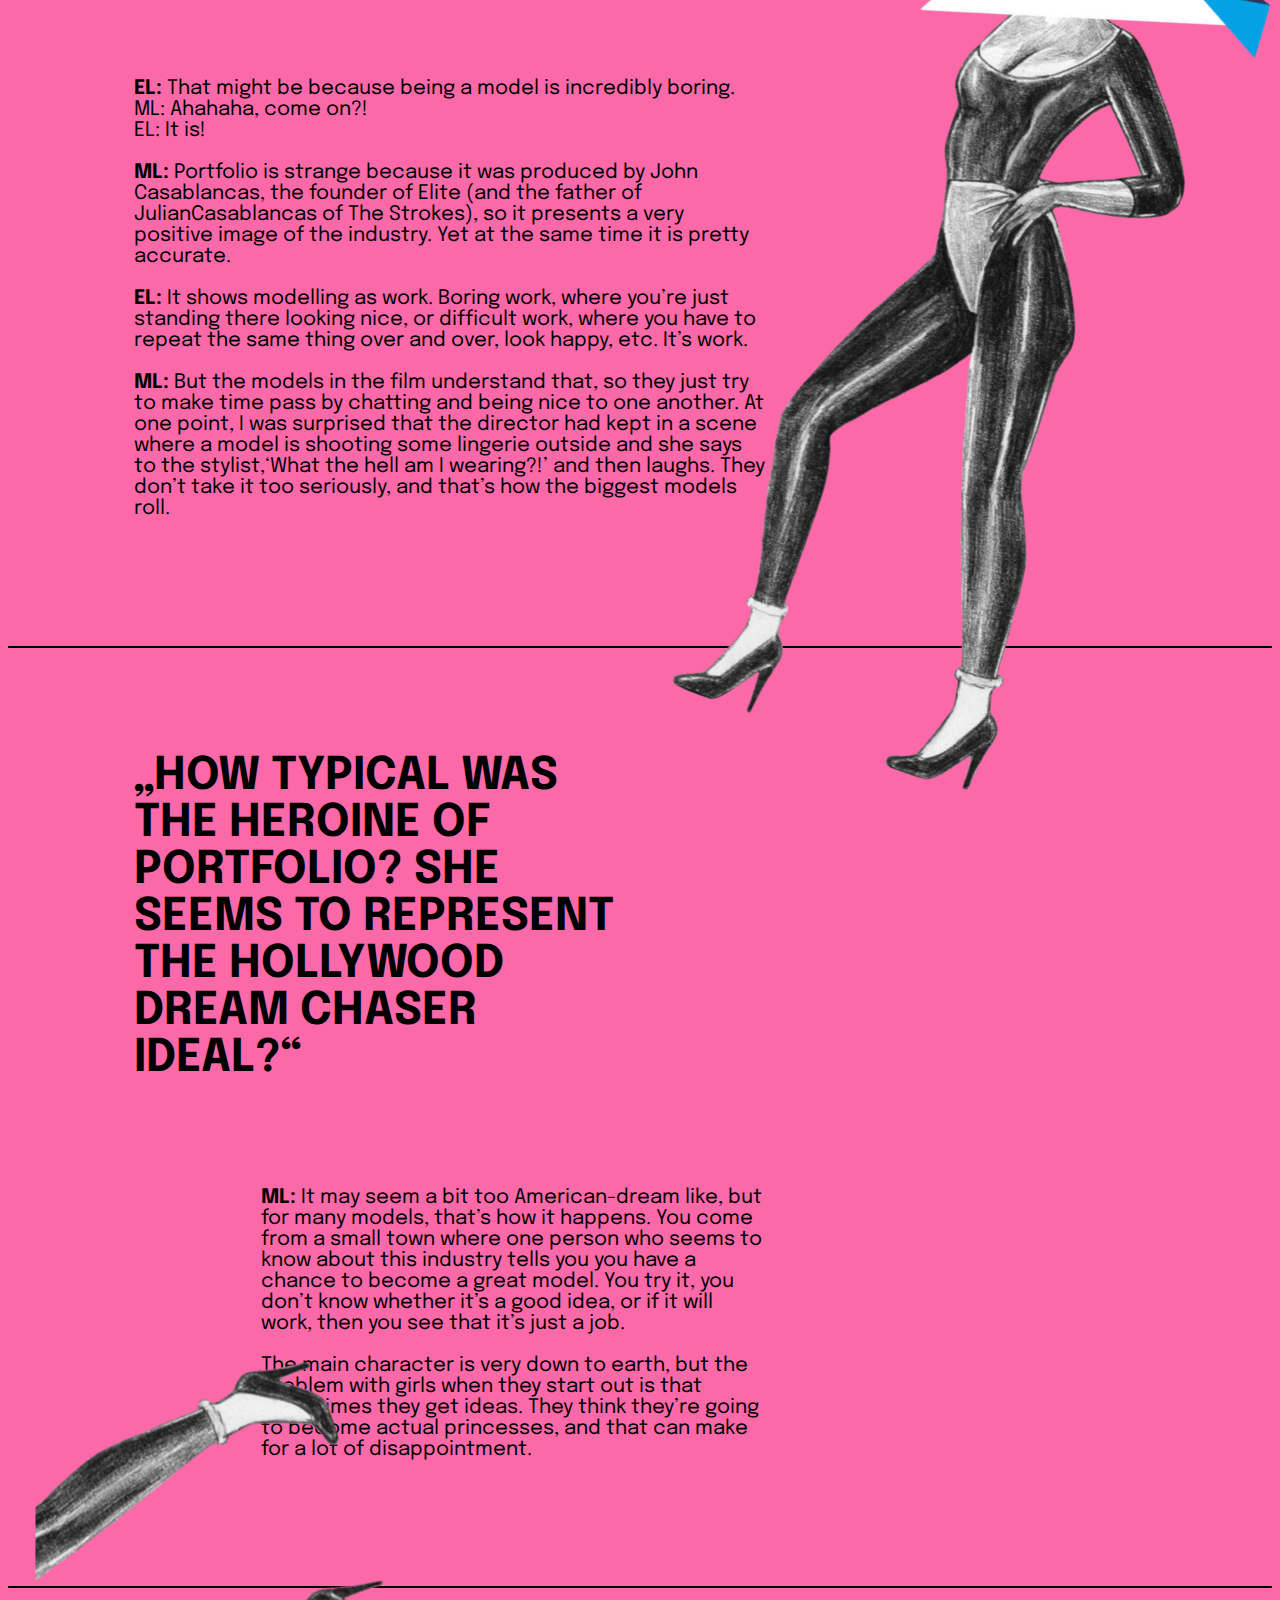
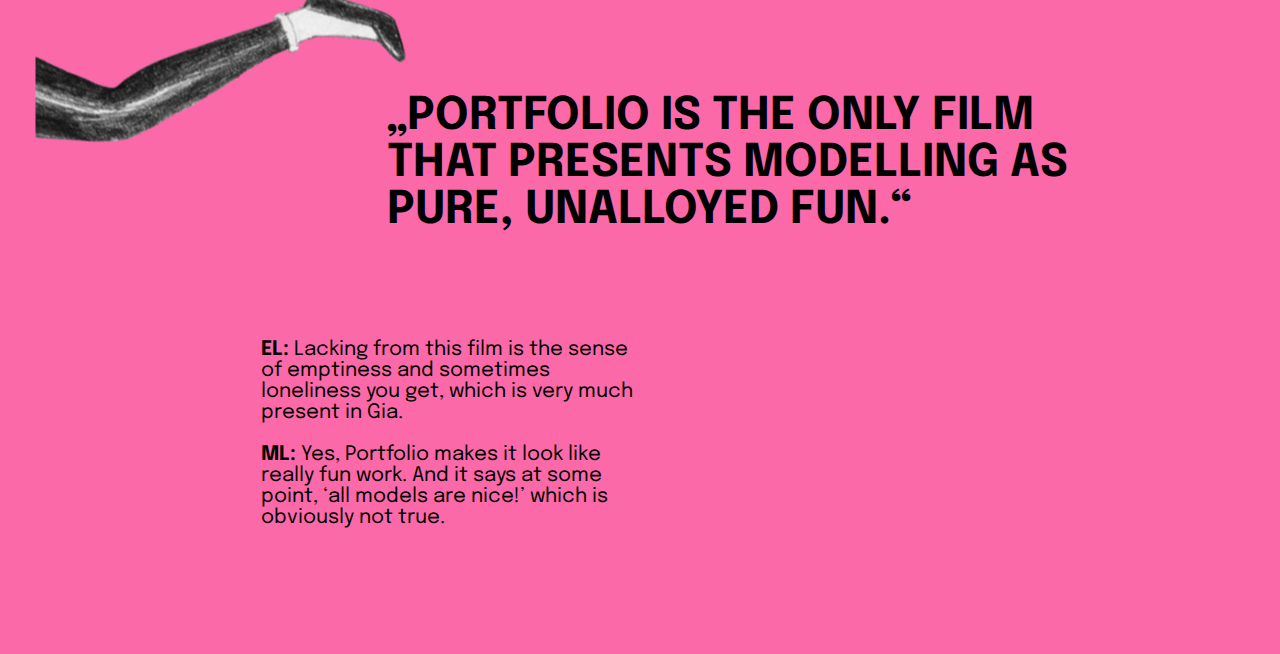
<file: Kickweb_Jennifer/Sprint_2/Page_Interview/interview_gia.html>
<!DOCTYPE html>
<html lang="en">

<head>
    <meta charset="UTF-8">
    <meta http-equiv="X-UA-Compatible" content="IE=edge">
    <meta name="viewport" content="width=device-width, initial-scale=1.0">
    <link rel="preconnect" href="https://fonts.googleapis.com">
    <link rel="preconnect" href="https://fonts.gstatic.com" crossorigin>
    <link href="https://fonts.googleapis.com/css2?family=Epilogue:wght@300;400;500;600;700;900&display=swap" rel="stylesheet">
    <link rel="preconnect" href="https://fonts.googleapis.com">
    <link rel="preconnect" href="https://fonts.gstatic.com" crossorigin>
    <link href="https://fonts.googleapis.com/css2?family=Space+Grotesk:wght@600&display=swap" rel="stylesheet">
    <link rel="stylesheet" href="style_interview.css">
    <title>Redesign_Jenny</title>
</head>

<body>
    <nav>
        <div class="menu-nav">
            <div class="Menu">
                <a href="/index.html">
                    <h1>MENU</h1>
                </a>
            </div>
            <div class="Interviews">
                <a href="/Kickweb_Jennifer/Sprint_2/Page_Interview/interview_gia.html">
                    <h1>INTERVIEWS</h1>
                </a>
            </div>
            <div class="Articles">
                <a href="/Kickweb_Jennifer/Sprint_2/Page_Article/article_mama_trust.html">
                    <h1>ARTICLES</h1>
                </a>
            </div>
            <div class="Contact">
                <a href="#">
                    <h1>CONTACT</h1>
                </a>
            </div>
        </div>
    </nav>
    <div class="border"></div>
    <div class="undermenu">
        <h2>MAGAZINE Nº65</h2>
    </div>
    <div class="border"></div>
    <div class="title-exhibit">
        <div class="text-exhibit">
        <h3>EXHIBIT D:</h3><br>
        <h4>PORTFOLIO (1983)</h4></div>
    </div>
    <div class="thin-text">
        <h5>This glossy documentary offers an idealised vision of life within the cut-throat modelling industry. Julie
            Wolfe, playing herself, is fresh off the bus before starting work at Elite Models, jetting around the world
            and experiencing the glamour, amusement and mild anxiety that comes from being a supermodel.<br>
            This glossy documentary offers an idealised vision of life within the cut-throat modelling industry. Julie
            Wolfe, playing herself, is fresh off the bus before starting work at Elite Models, jetting around the world
            and experiencing the glamour, amusement and mild anxiety that comes from being a supermodel.
        </h5>
        </h>
    </div>
    <div class="image-container">
    <div class="image-container-item">
    <img src="/Kickweb_Jennifer/Sprint_2/Images/Illu_Frau.png" alt="Illustration_Frau">
        </div>
    </div>
    <div class="border"></div>
    <div class="Quote1">
        <h6>„IN PORTFOLIO, THE MAKERS ARE ATTEMPTING TO SHOW THE INDUSTRY AS BEING FUN AND ENRICHING, BUT IT ACTUALLY
            COMES ACROSS AS AN OUTSIDER AS BEING QUITE DULL.“</h6>
    </div>
    <div class="runningtext1">
        <h7><b>EL:</b> That might be because being a model is incredibly boring.<br>
            ML: Ahahaha, come on?!<br>
            EL: It is!<br><br>

            <b>ML:</b> Portfolio is strange because it was produced by John Casablancas, the founder of Elite (and the father
            of JulianCasablancas of The Strokes), so it presents a very positive image of the industry. Yet at the same
            time it is pretty accurate.<br><br>

            <b>EL:</b> It shows modelling as work. Boring work, where you’re just standing there looking nice, or difficult
            work, where you have to repeat the same thing over and over, look happy, etc. It’s work.<br><br>

            <b>ML:</b> But the models in the film understand that, so they just try to make time pass by chatting and being
            nice to one another. At one point, I was surprised that the director had kept in a scene where a model is
            shooting some lingerie outside and she says to the stylist,‘What the hell am I wearing?!’ and then laughs.
            They don’t take it too seriously, and that’s how the biggest models roll.</h7>
    </div>
    <div class="border"></div>
    <div class="Quote2">
        <h6>„HOW TYPICAL WAS THE HEROINE OF PORTFOLIO? SHE SEEMS TO REPRESENT THE HOLLYWOOD DREAM CHASER IDEAL?“</h6>
    </div>
    <div class="runningtext2">
        <h7><b>ML:</b> It may seem a bit too American-dream like, but for many models, that’s how it happens. You come from a
            small town where one person who seems to know about this industry tells you you have a chance to become a
            great model. You try it, you don’t know whether it’s a good idea, or if it will work, then you see that it’s
            just a job.<br><br>

            The main character is very down to earth, but the problem with girls when they start out is that sometimes
            they get ideas. They think they’re going to become actual princesses, and that can make for a lot of
            disappointment.</h7>
    </div>
</div>
<div class="image-container2">
<div class="image-container-item2">
<img src="/Kickweb_Jennifer/Sprint_2/Images/Illu_Frau_Beine.png" alt="Illustration_Frau_Beine">
    </div>
</div>
    <div class="border"></div>
    <div class="Quote3">
        <h6>„PORTFOLIO IS THE ONLY FILM THAT PRESENTS MODELLING AS PURE, UNALLOYED FUN.“</h6>
    </div>
    <div class="runningtext3">
        <h7><b>EL:</b> Lacking from this film is the sense of emptiness and sometimes loneliness you get, which is very much
            present in Gia.<br><br>

            <b>ML:</b> Yes, Portfolio makes it look like really fun work. And it says at some point, ‘all models are nice!’
            which is obviously not true.</h7>
    </div>


</body>

</html>
</file>
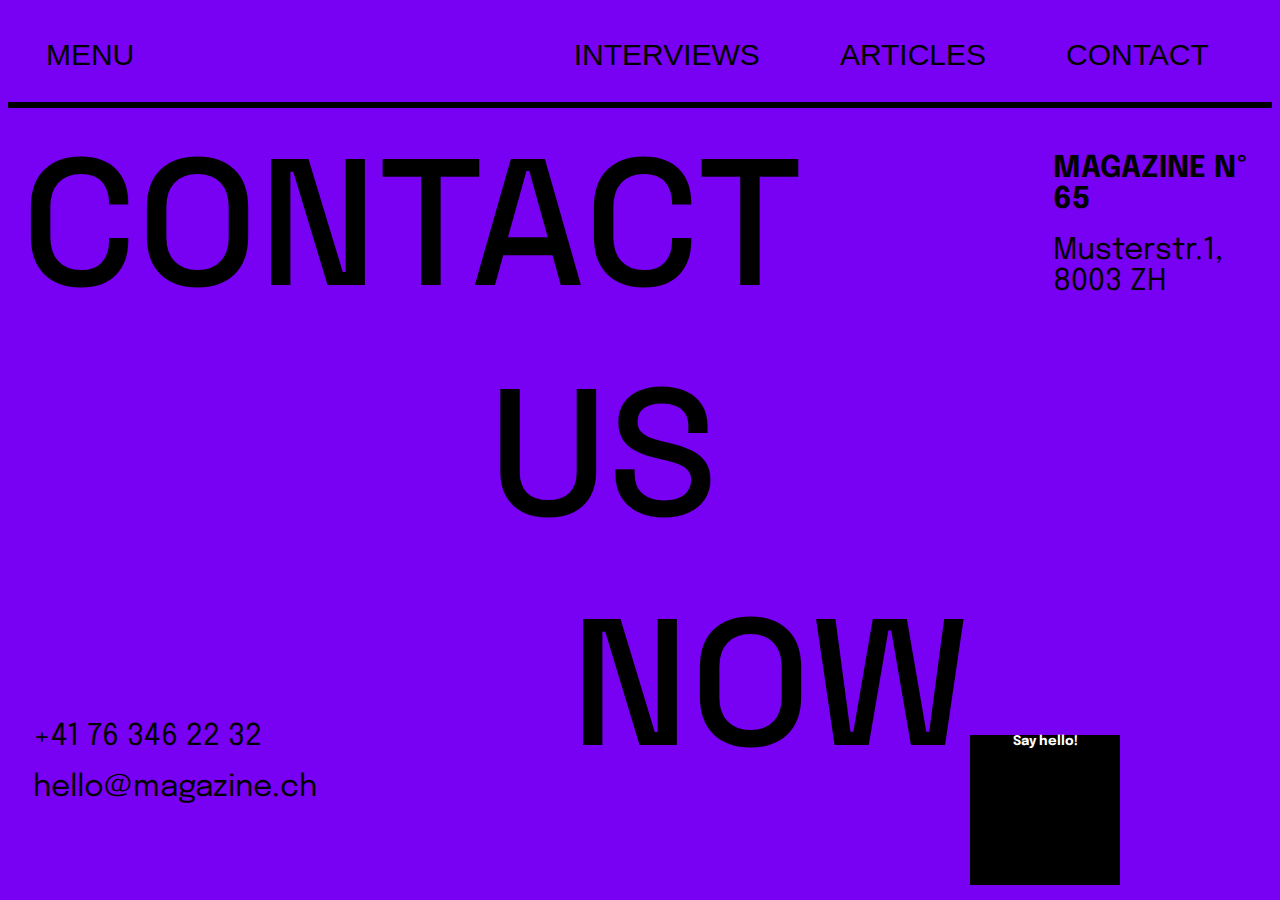
<file: Kickweb_Jennifer/Sprint_3/Contact/contact.html>
<!DOCTYPE html>
<html lang="en">

<head>
    <meta charset="UTF-8">
    <meta http-equiv="X-UA-Compatible" content="IE=edge">
    <meta name="viewport" content="width=device-width, initial-scale=1.0">
    <link rel="preconnect" href="https://fonts.googleapis.com">
    <link rel="preconnect" href="https://fonts.gstatic.com" crossorigin>
    <link href="https://fonts.googleapis.com/css2?family=Epilogue:wght@300;400;500;600;700;900&display=swap"
        rel="stylesheet">
    <link rel="preconnect" href="https://fonts.googleapis.com">
    <link rel="preconnect" href="https://fonts.gstatic.com" crossorigin>
    <link href="https://fonts.googleapis.com/css2?family=Space+Grotesk:wght@300;400;500;600;700&display=swap"
        rel="stylesheet">
    <link rel="stylesheet" href="contact_style.css">
    <title>Redesign_Jenny2</title>
    <script src="/Kickweb_Jennifer/Sprint_3/Page_Article/script_articles.js"></script>
    <script src="https://ajax.googleapis.com/ajax/libs/jquery/3.6.4/jquery.min.js"></script>
</head>

<body>

    <nav>
        <div class="menu-nav">
            <div class="Menu">
                <a href="/index.html">
                    <span>
                        <h1>MENU</h1>
                    </span>
                </a>
            </div>
            <div class="Interviews">
                <a href="/Kickweb_Jennifer/Sprint_3/Page_Interview/interview_gia.html">
                    <span>
                        <h1>INTERVIEWS</h1>
                    </span>
                </a>
            </div>
            <div class="Articles">
                <a href="/Kickweb_Jennifer/Sprint_3/Page_Article/article_mama_trust copy.html">
                    <span>
                        <h1>ARTICLES</h1>
                    </span>
                </a>
            </div>
            <div class="Contact">
                <a href="/Kickweb_Jennifer/Sprint_3/Contact/contact.html">
                    <span>
                        <h1>CONTACT</h1>
                    </span>
                </a>
            </div>
        </div>
    </nav>
    <div class="border"></div>

    <div class="contact-section">
        <h2>CONTACT</h2>
        <div class="contact-container">
        <h1><b>MAGAZINE Nº 65</b></h1>
        <h1>Musterstr.1, 8003 ZH</h1>
        </div>
    </div>

    <div class="us">
        <h2>US</h2>
    </div>
    <div class="now">
        <div class="minicontact">
            <h1>+41 76 346 22 32</h1>
            <h1>hello@magazine.ch</h1>
        </div>
        <h3>NOW</h3>
        <div class="circlebody">	
            <div class="sqcir2">
            <h5>Say hello!</h5></div>
            </div>	
    </div>  
    </div>
</body>
</file>
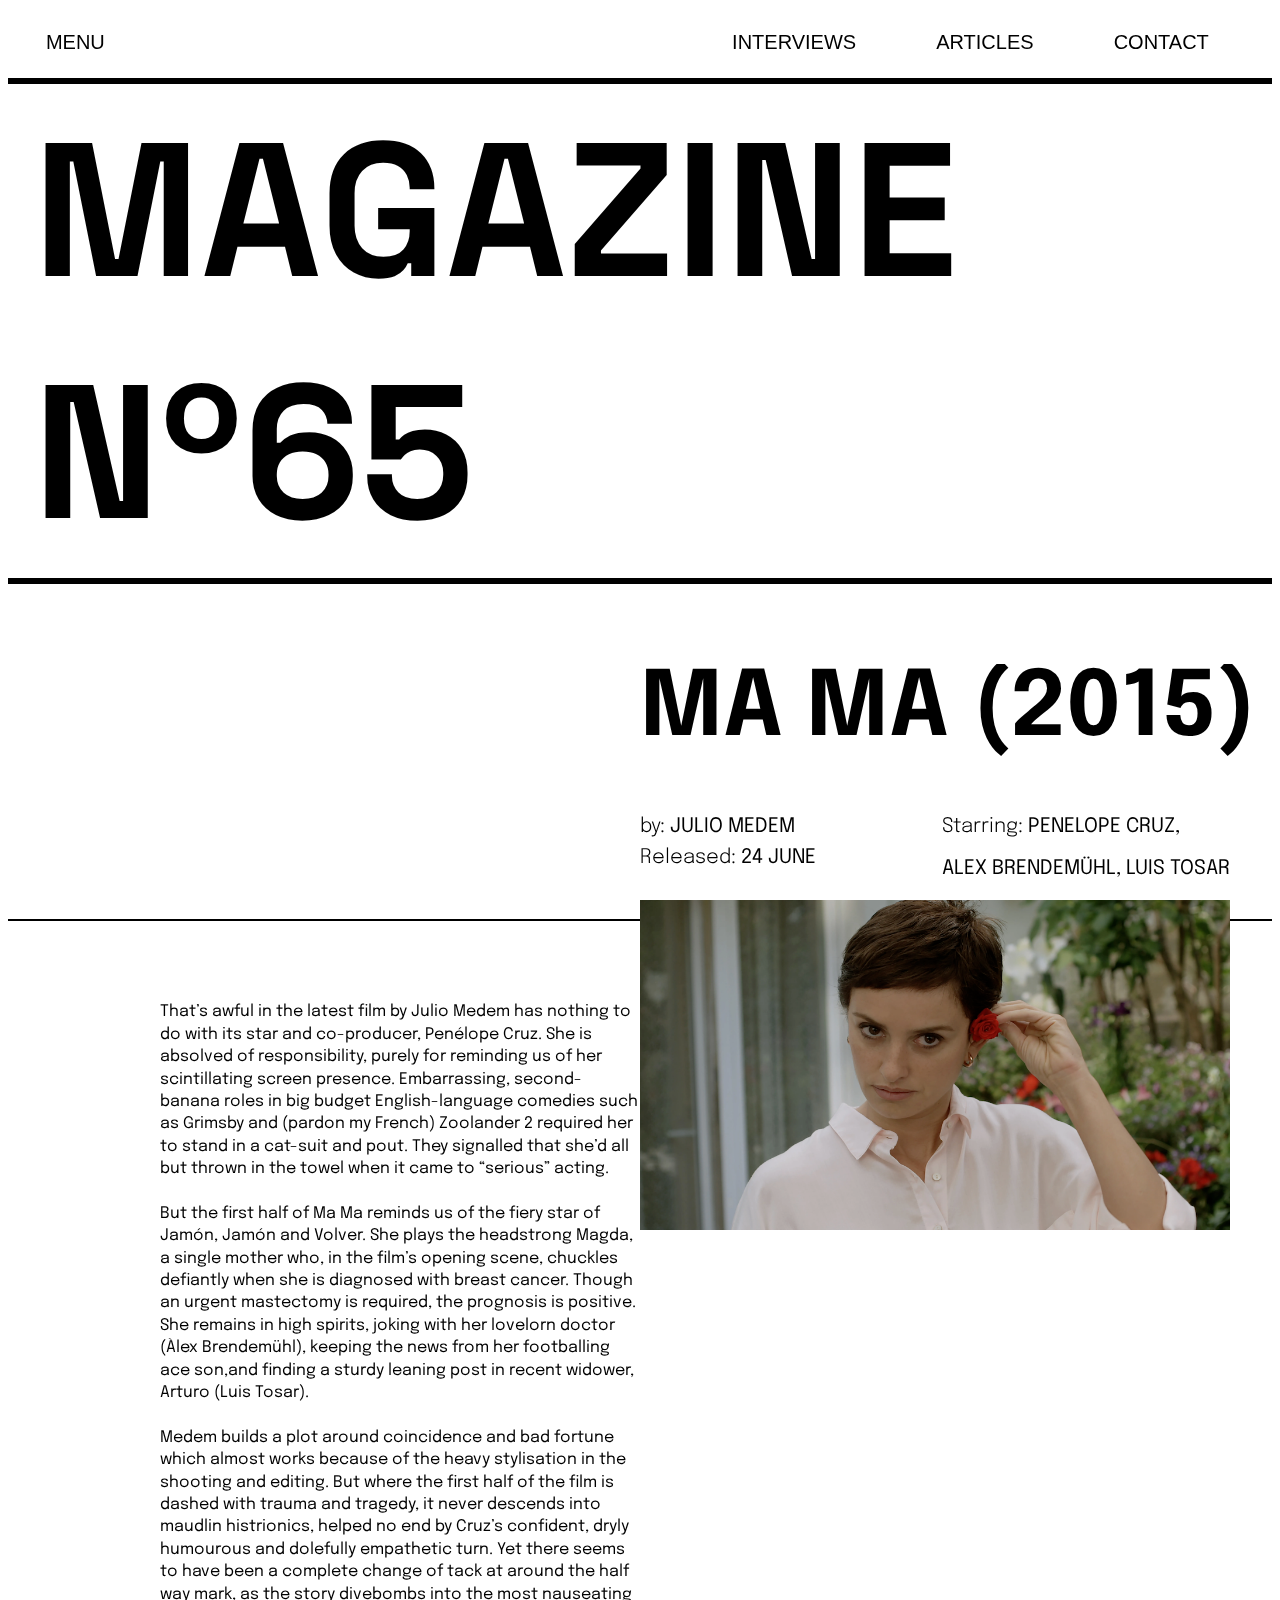
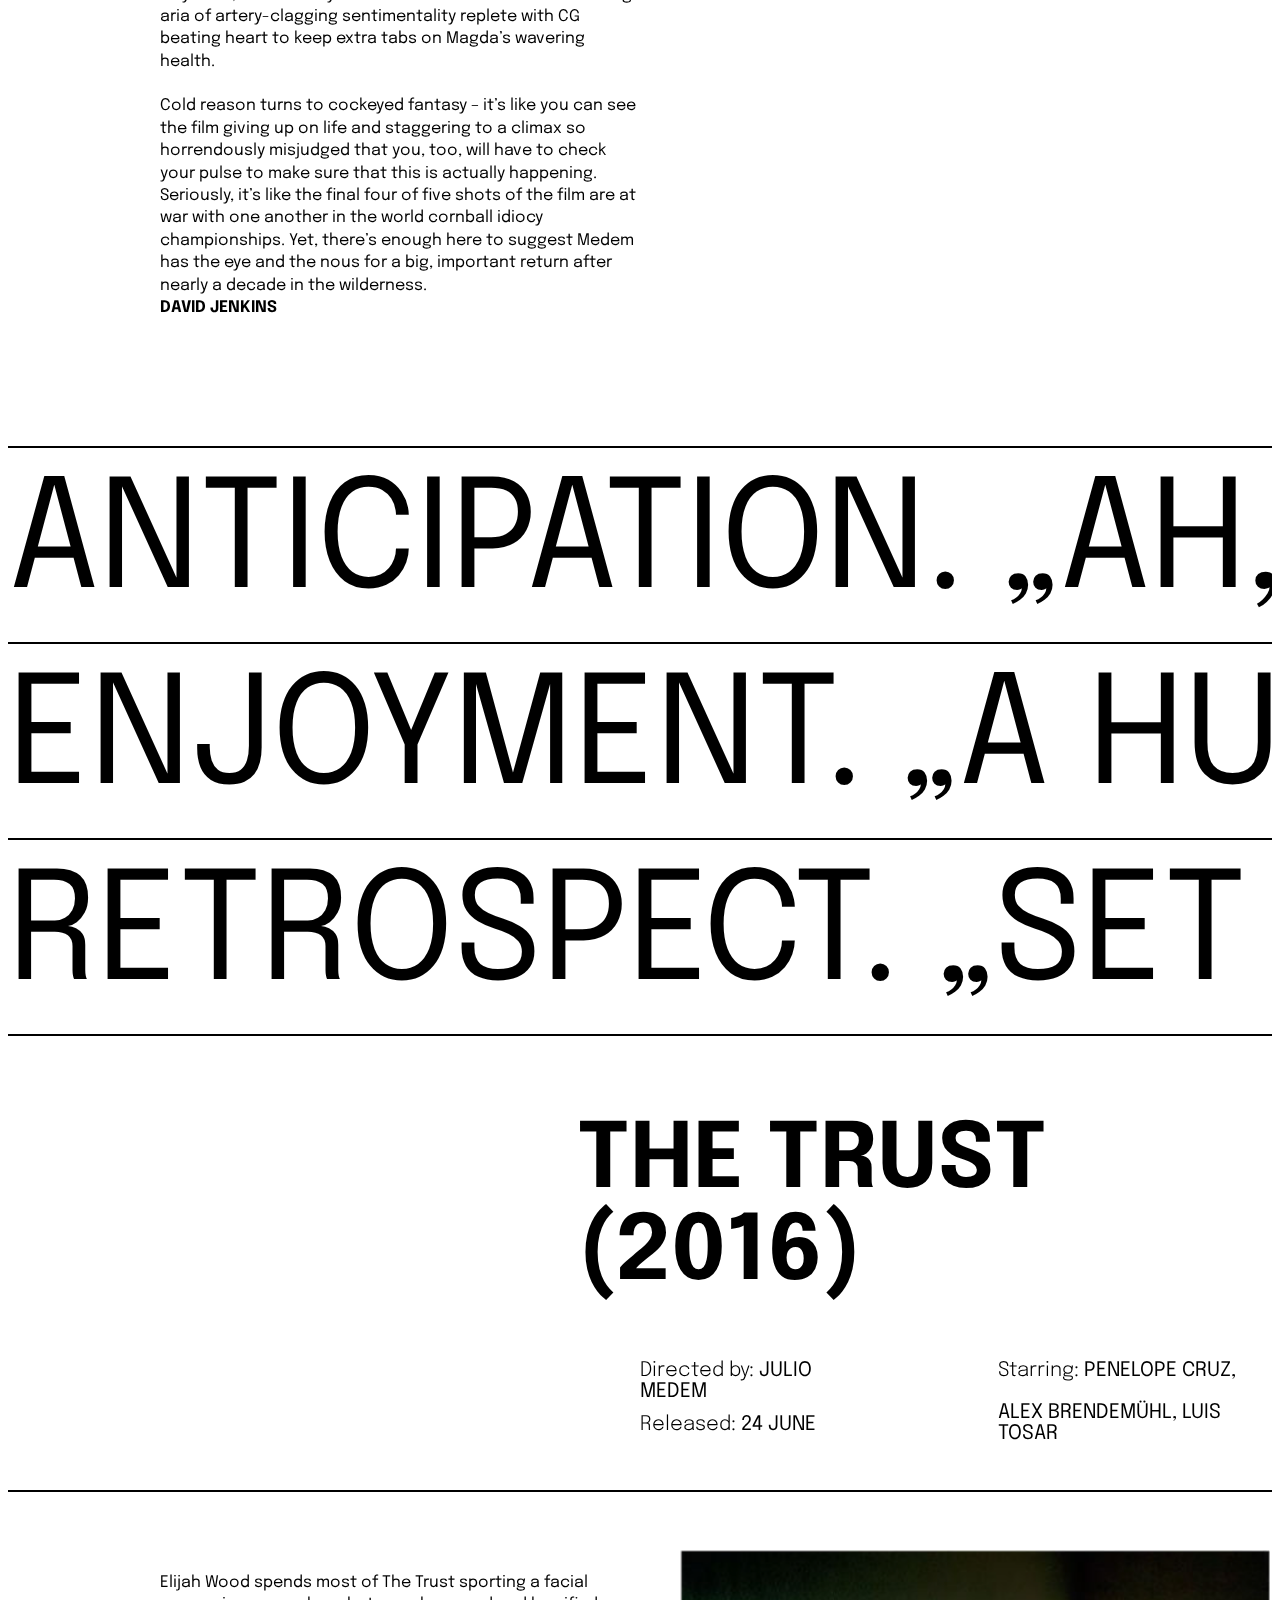
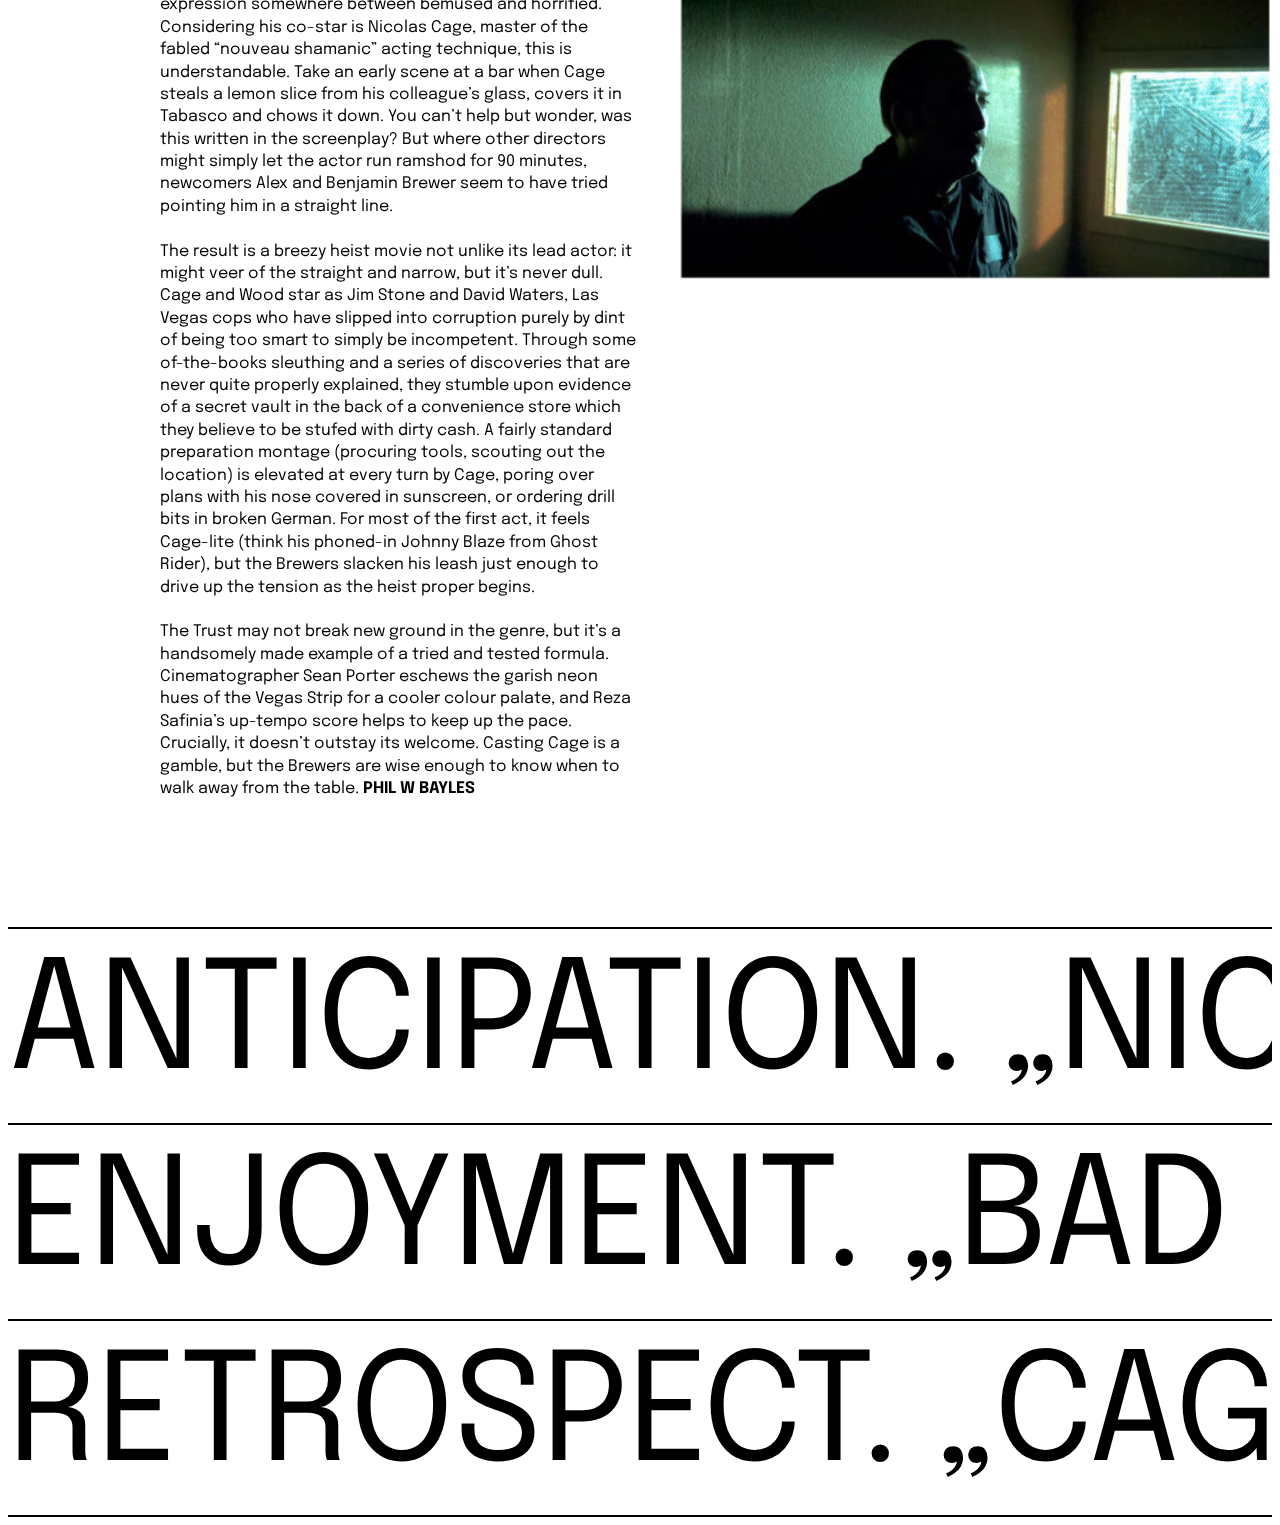
<file: Kickweb_Jennifer/Sprint_3/Page_Article/article_mama_trust copy.html>
<!DOCTYPE html>
<html lang="en">

<head>
    <meta charset="UTF-8">
    <meta http-equiv="X-UA-Compatible" content="IE=edge">
    <meta name="viewport" content="width=device-width, initial-scale=1.0">
    <link rel="preconnect" href="https://fonts.googleapis.com">
    <link rel="preconnect" href="https://fonts.gstatic.com" crossorigin>
    <link href="https://fonts.googleapis.com/css2?family=Epilogue:wght@300;400;500;600;700;900&display=swap"
        rel="stylesheet">
        <link rel="preconnect" href="https://fonts.googleapis.com">
<link rel="preconnect" href="https://fonts.gstatic.com" crossorigin>
<link href="https://fonts.googleapis.com/css2?family=Space+Grotesk:wght@600&display=swap" rel="stylesheet">
    <link rel="stylesheet" href="style_articles.css">
    <title>Redesign_Jenny2</title>
</head>

<body>
        <div class="menu-nav">
            <div class="Menu">
                <a href="/index.html">
                    <span><h1>MENU</h1></span>
                </a>
            </div>
            <div class="Interviews">
                <a href="/Kickweb_Jennifer/Sprint_3/Page_Interview/interview_gia.html">
                    <span><h1>INTERVIEWS</h1></span>
                </a>
            </div>
            <div class="Articles">
                <a href="/Kickweb_Jennifer/Sprint_3/Page_Article/article_mama_trust copy.html">
                    <span><h1>ARTICLES</h1></span>
                </a>
            </div>
            <div class="Contact">
                <a href="/Kickweb_Jennifer/Sprint_3/Contact/contact.html">
                    <span><h1>CONTACT</h1></span>
                </a>
            </div>
        </div>
    </nav>
    <div class="border"></div>
    <div class="undermenu">
        <h2><span>MAGAZINE Nº65</span></h2>
    </div>
    <div class="border"></div>
    <div class="Titel_Mama">
        <div class="Titel_Mama_item">
            <h3><span>MA MA (2015)</span></h3>
        </div>
    </div>

    <div class="Movie-details">
        <div class="Direction1">
            <h4> by: <b>JULIO MEDEM</b></h4>
            <h4> Released: <b>24 JUNE</b><br><br><br></h4>
        </div>
        <div class="Starring1">
            <h4>Starring: <b>PENELOPE CRUZ, <br><br>ALEX BRENDEMÜHL, LUIS TOSAR</b></h4><br>
        </div>
    </div>
     <div class="border-thin"></div>
    <div id="dogPic" class="image-container-mama02">
    <div class="image-container-item-mama02">
    <img  src="/Kickweb_Jennifer/Sprint_2/Images/mama_01.png" alt="Mama_moviepicture" width="590" height="330"></div>
    </div>  

    <div class="runningtext1">
        <p><span>That’s awful in the latest film by Julio Medem has nothing to do with its star and co-producer,
            Penélope Cruz. She is absolved of responsibility, purely for reminding us of her scintillating screen
            presence. Embarrassing, second-banana roles in big budget English-language comedies such as Grimsby and
            (pardon my French) Zoolander 2 required her to stand in a cat-suit and pout. They signalled that she’d all
            but thrown in the towel when it came to “serious” acting.<br><br>

            But the first half of Ma Ma reminds us of the fiery star of Jamón, Jamón and Volver. She plays the
            headstrong Magda, a single mother who, in the film’s opening scene, chuckles defiantly when she is diagnosed
            with breast cancer. Though an urgent mastectomy is required, the prognosis is positive. She remains in high
            spirits, joking with her lovelorn doctor (Àlex Brendemühl), keeping the news from her footballing ace
            son,and finding a sturdy leaning post in recent widower, Arturo (Luis Tosar).<br><br>

            Medem builds a plot around coincidence and bad fortune which almost works because of the heavy stylisation
            in the shooting and editing. But where the first half of the film is dashed with trauma and tragedy, it
            never descends into maudlin histrionics, helped no end by Cruz’s confident, dryly humourous and dolefully
            empathetic turn. Yet there seems to have been a complete change of tack at around the half way mark, as the
            story divebombs into the most nauseating aria of artery-clagging sentimentality replete with CG beating
            heart to keep extra tabs on Magda’s wavering health.<br><br>

            Cold reason turns to cockeyed fantasy – it’s like you can see the film giving up on life and staggering to a
            climax so horrendously misjudged that you, too, will have to check your pulse to make sure that this is
            actually happening. Seriously, it’s like the final four of five shots of the film are at war with one
            another in the world cornball idiocy championships. Yet, there’s enough here to suggest Medem has the eye
            and the nous for a big, important return after nearly a decade in the wilderness.<br>
            <b>DAVID JENKINS</b></span> 
        </p>
    </div>
<div class="container">
    <div class="border-thin"></div>
    <div class="Moviequote">
        <h5><b>ANTICIPATION. „AH, JULIO MEDEM… HE USED 
            TO MAKE GREAT MOVIES IN THE ’90S.“</b></h5>
    </div>
    <div class="border-thin"></div>
    <div class="Moviequote">
        <h5><b>ENJOYMENT. „A HUGELY CHARISMATIC TURN 
            BY PENÉLOPE CRUZ IS WASTED.“</b></h5>
    </div>
    <div class="border-thin"></div>
    <div class="Moviequote">
        <h5><b>RETROSPECT. „SET AN ALARM 15 MINUTES BEFORE THE END, THANK US LATER.“</b></h5>
    </div>
    <div class="border-thin"></div>

    <div class="Titel_Trust">
        <div class="Titel_trust_item">
            <h3>THE TRUST (2016)</h3>
        </div>
    </div>

     <div class="Movie-details">
        <div class="Direction1">
            <h4>Directed by: <b>JULIO MEDEM</b></h4>
            <h4> Released: <b>24 JUNE</b><br><br><br></h4>
        </div>
        <div class="Starring1">
            <h4>Starring: <b>PENELOPE CRUZ, <br><br>ALEX BRENDEMÜHL, LUIS TOSAR</b></h4><br>
        </div>
    </div>

    <div class="image-container-trust02">
    <div class="image-container-item-trust02">
    <img src="/Kickweb_Jennifer/Sprint_3/Images/Trust_01.png" alt="Trust_moviepicture" width="590" height="330"></div>
    </div>  
     <div class="border-thin"></div>
    <div class="runningtext1">
        <p>Elijah Wood spends most of The Trust sporting a facial expression somewhere between bemused and horrified.
            Considering his co-star is Nicolas Cage, master of the fabled “nouveau shamanic” acting technique, this is
            understandable. Take an early scene at a bar when Cage steals a lemon slice from his colleague’s glass,
            covers it in Tabasco and chows it down. You can’t help but wonder, was this written in the screenplay? But
            where other directors might simply let the actor run ramshod for 90 minutes, newcomers Alex and Benjamin
            Brewer seem to have tried pointing him in a straight line.<br><br>

            The result is a breezy heist movie not unlike
            its lead actor: it might veer of the straight and narrow, but it’s never dull. Cage and Wood star as Jim
            Stone and David Waters, Las Vegas cops who have slipped into corruption purely by dint of being too smart to
            simply be incompetent. Through some of-the-books sleuthing and a series of discoveries that are never quite
            properly explained, they stumble upon evidence of a secret vault in the back of a convenience store which
            they believe to be stufed with dirty cash. A fairly standard preparation montage (procuring tools, scouting
            out the location) is elevated at every turn by Cage, poring over plans with his nose covered in sunscreen,
            or ordering drill bits in broken German. For most of the first act, it feels Cage-lite (think his phoned-in
            Johnny Blaze from Ghost Rider), but the Brewers slacken his leash just enough to drive up the tension as the
            heist proper begins.<br><br>

            The Trust may not break new ground in the genre, but it’s a handsomely made example of a tried and tested
            formula. Cinematographer Sean Porter eschews the garish neon hues of the Vegas Strip for a cooler colour
            palate, and Reza Safinia’s up-tempo score helps to keep up the pace. Crucially, it doesn’t outstay its
            welcome. Casting Cage is a gamble, but the Brewers are wise enough to know when to walk away
            from the table. <b>PHIL W BAYLES</b>
        </p>
    </div>
<div class="container">
    <div class="border-thin"></div>
    <div class="Moviequote">
        <h5><b>ANTICIPATION. „NICOLAS CAGE HAS FIVE MOVIES COMING OUT IN 2016. THE LAW OF AVERAGES SAYS ONE OF THEM HAS TO BE GOOD…“</b></h5>
    </div>
    <div class="border-thin"></div>
    <div class="Moviequote">
        <h5><b>ENJOYMENT. „BAD LIEUTENANT: VEGAS OR BUST.“</b></h5>
    </div>
    <div class="border-thin"></div>
    <div class="Moviequote">
        <h5><b>RETROSPECT. „CAGE IS ON FINE FORM IN THIS SLICK LITTLE THRILLER.“</b></h5>
    </div>
    <div class="border-thin"></div>
</div>
<script src="/Kickweb_Jennifer/Sprint_3/Page_Article/script_articles_copy.js"></script>
</body>
</file>
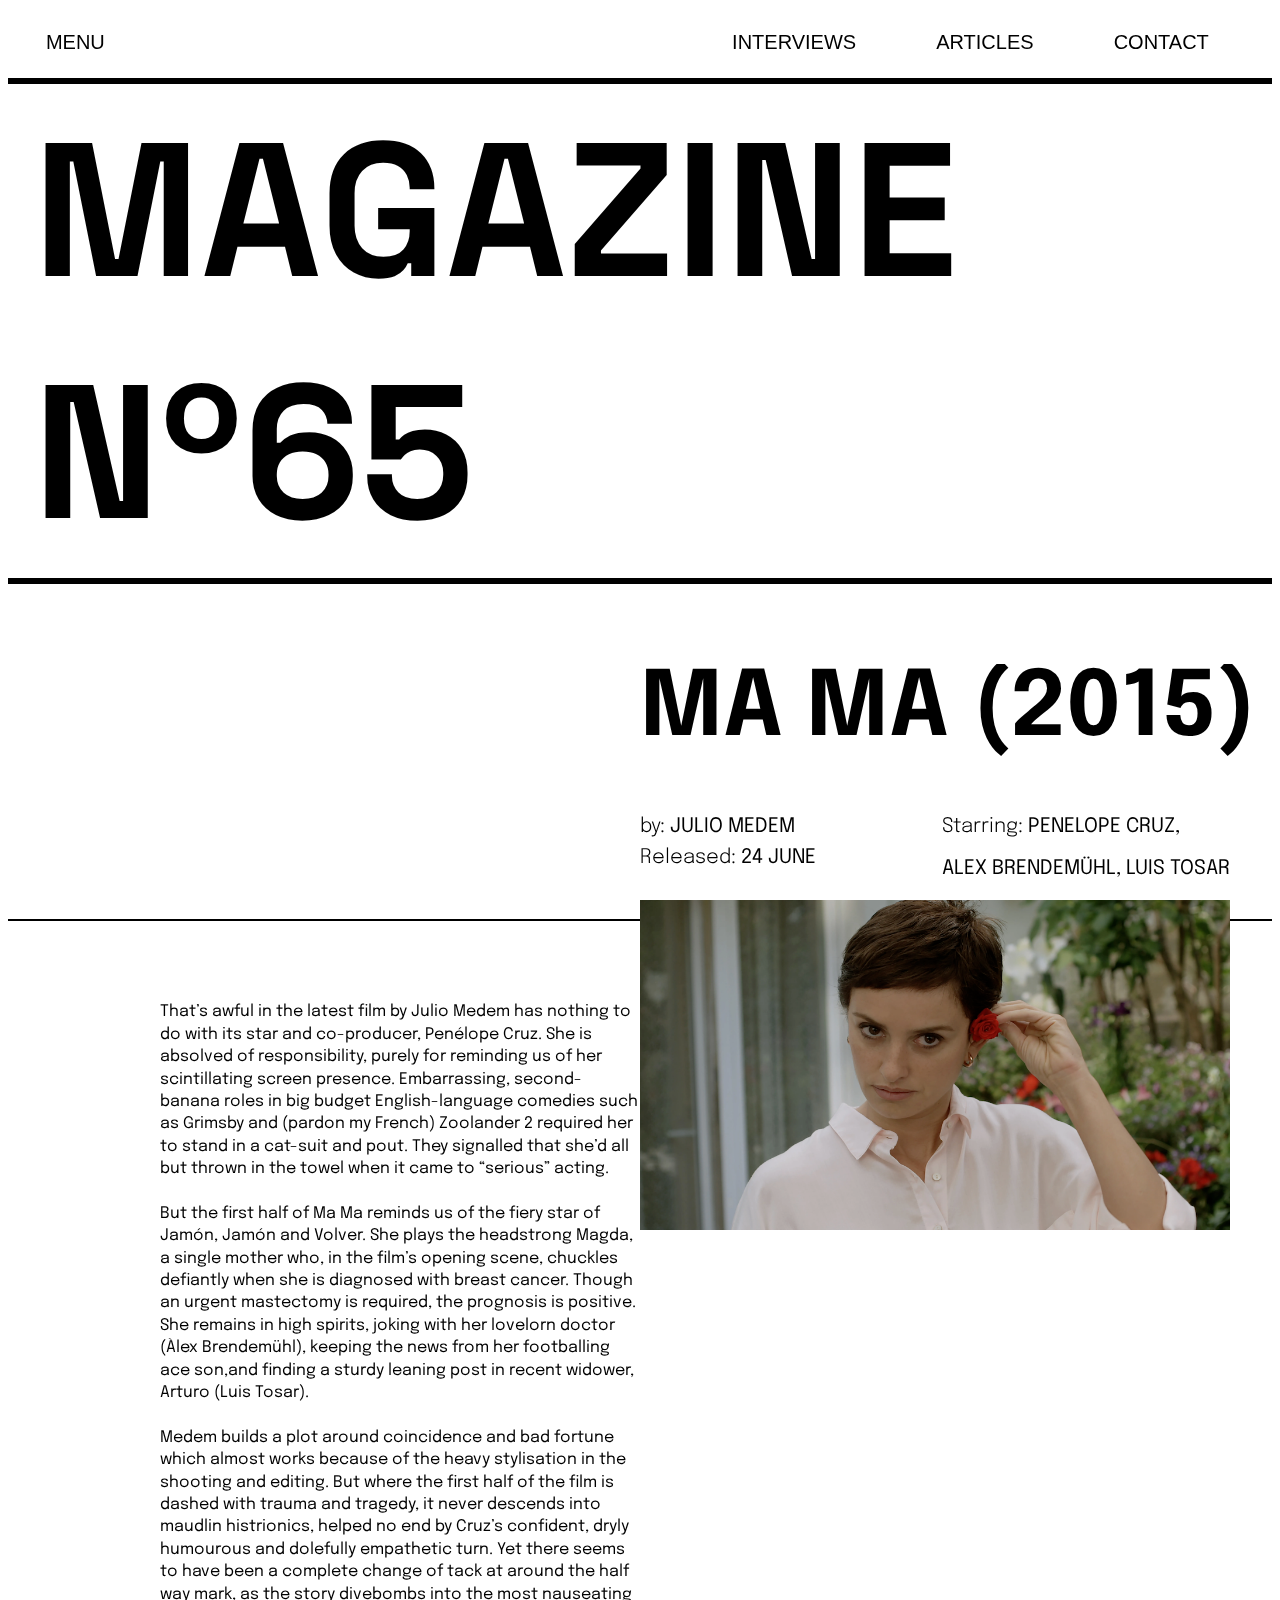
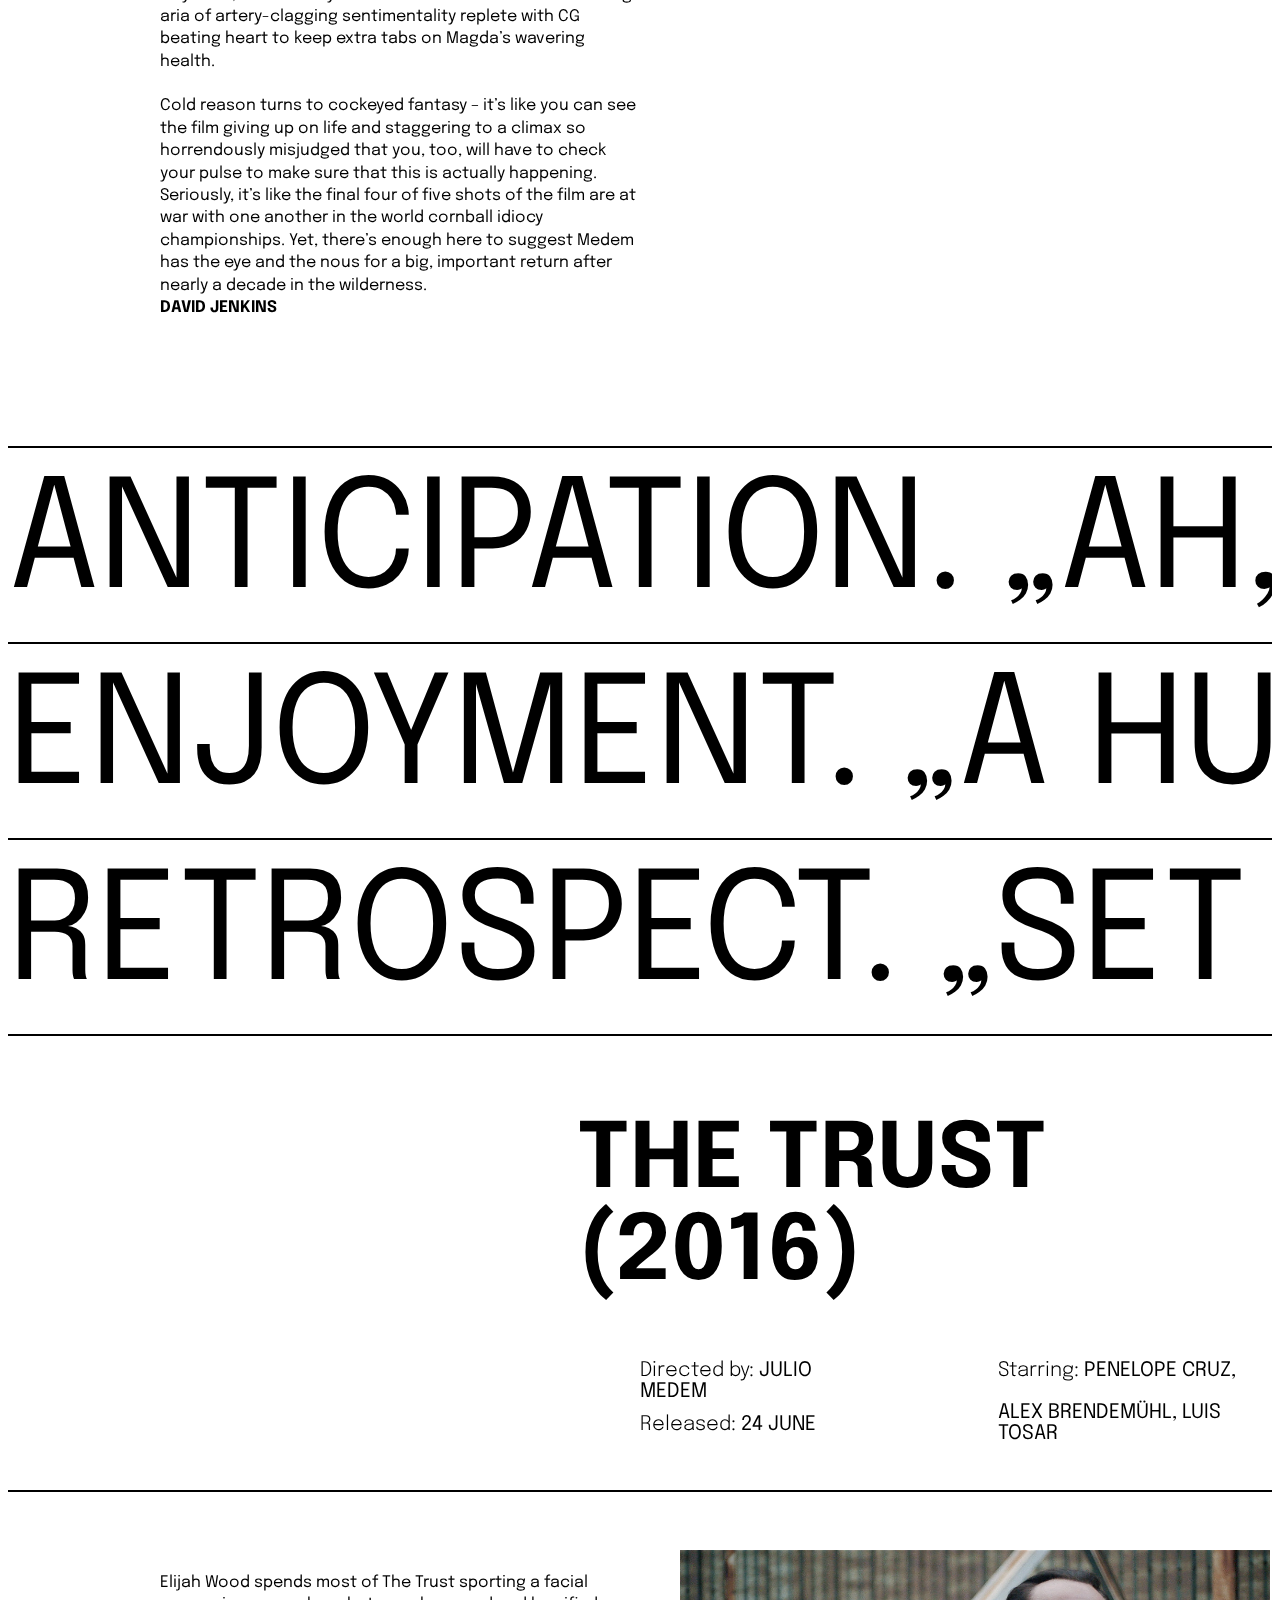
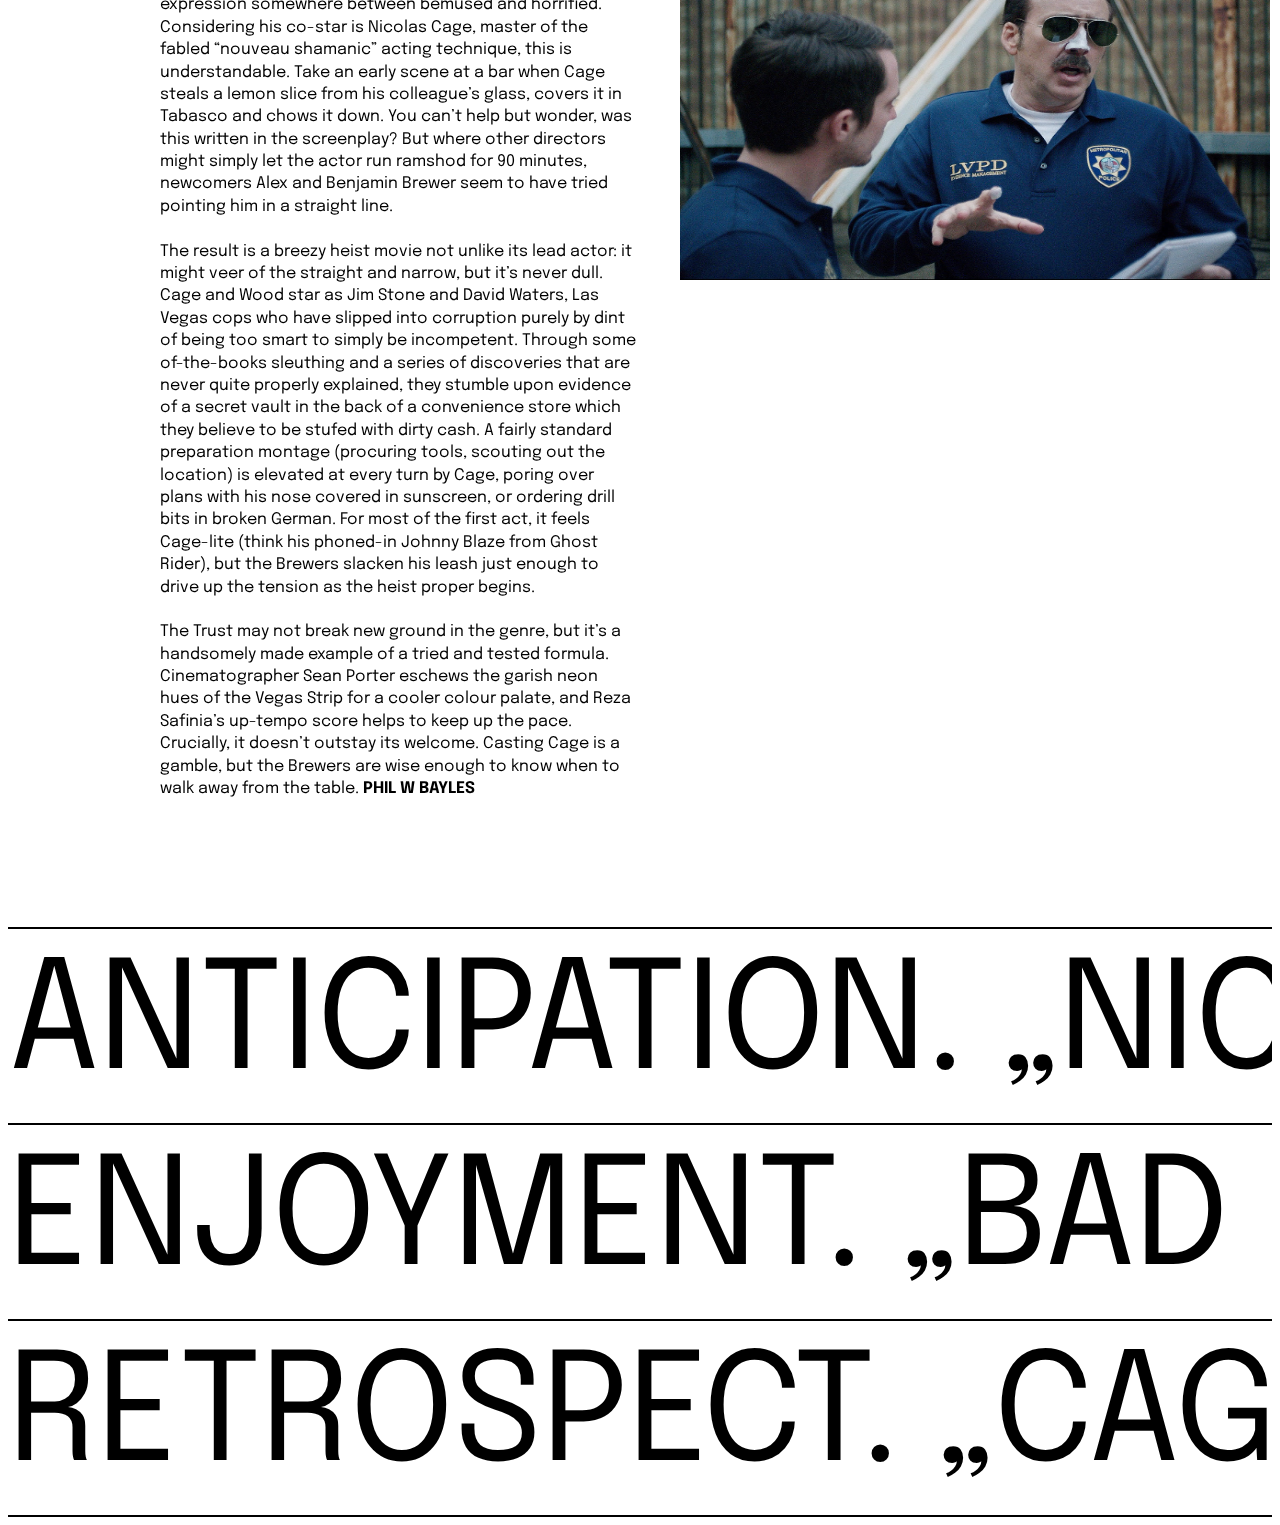
<file: Kickweb_Jennifer/Sprint_3/Page_Article/article_mama_trust.html>
<!DOCTYPE html>
<html lang="en">

<head>
    <meta charset="UTF-8">
    <meta http-equiv="X-UA-Compatible" content="IE=edge">
    <meta name="viewport" content="width=device-width, initial-scale=1.0">
    <link rel="preconnect" href="https://fonts.googleapis.com">
    <link rel="preconnect" href="https://fonts.gstatic.com" crossorigin>
    <link href="https://fonts.googleapis.com/css2?family=Epilogue:wght@300;400;500;600;700;900&display=swap"
        rel="stylesheet">
        <link rel="preconnect" href="https://fonts.googleapis.com">
<link rel="preconnect" href="https://fonts.gstatic.com" crossorigin>
<link href="https://fonts.googleapis.com/css2?family=Space+Grotesk:wght@600&display=swap" rel="stylesheet">
    <link rel="stylesheet" href="style_articles.css">
    <title>Redesign_Jenny2</title>
    <script src="/Kickweb_Jennifer/Sprint_3/Page_Article/script_articles.js"></script>
</head>

<body>
        <div class="menu-nav">
            <div class="Menu">
                <a href="/Site_Articles/index_articles.html">
                    <span><h1>MENU</h1></span>
                </a>
            </div>
            <div class="Interviews">
                <a href="/Site_Interview/index_interview.html">
                    <span><h1>INTERVIEWS</h1></span>
                </a>
            </div>
            <div class="Articles">
                <a href="/Site_Articles/index_articles.html">
                    <span><h1>ARTICLES</h1></span>
                </a>
            </div>
            <div class="Contact">
                <a href="#">
                    <span><h1>CONTACT</h1></span>
                </a>
            </div>
        </div>
    </nav>
    <div class="border"></div>
    <div class="undermenu">
        <h2><span>MAGAZINE Nº65</span></h2>
    </div>
    <div class="border"></div>
    <div class="Titel_Mama">
        <div class="Titel_Mama_item">
            <h3><span>MA MA (2015)</span></h3>
        </div>
    </div>

    <div class="Movie-details">
        <div class="Direction1">
            <h4> by: <b>JULIO MEDEM</b></h4>
            <h4> Released: <b>24 JUNE</b><br><br><br></h4>
        </div>
        <div class="Starring1">
            <h4>Starring: <b>PENELOPE CRUZ, <br><br>ALEX BRENDEMÜHL, LUIS TOSAR</b></h4><br>
        </div>
    </div>
     <div class="border-thin"></div>
    <div class="image-container-mama02">
    <div class="image-container-item-mama02">
    <img src="/Kickweb_Jennifer/Sprint_2/Images/mama_01.png" alt="Mama_moviepicture" width="590" height="330"></div>
    </div>  

    <div class="runningtext1 anim-in">
        <p><span>That’s awful in the latest film by Julio Medem has nothing to do with its star and co-producer,
            Penélope Cruz. She is absolved of responsibility, purely for reminding us of her scintillating screen
            presence. Embarrassing, second-banana roles in big budget English-language comedies such as Grimsby and
            (pardon my French) Zoolander 2 required her to stand in a cat-suit and pout. They signalled that she’d all
            but thrown in the towel when it came to “serious” acting.<br><br>

            But the first half of Ma Ma reminds us of the fiery star of Jamón, Jamón and Volver. She plays the
            headstrong Magda, a single mother who, in the film’s opening scene, chuckles defiantly when she is diagnosed
            with breast cancer. Though an urgent mastectomy is required, the prognosis is positive. She remains in high
            spirits, joking with her lovelorn doctor (Àlex Brendemühl), keeping the news from her footballing ace
            son,and finding a sturdy leaning post in recent widower, Arturo (Luis Tosar).<br><br>

            Medem builds a plot around coincidence and bad fortune which almost works because of the heavy stylisation
            in the shooting and editing. But where the first half of the film is dashed with trauma and tragedy, it
            never descends into maudlin histrionics, helped no end by Cruz’s confident, dryly humourous and dolefully
            empathetic turn. Yet there seems to have been a complete change of tack at around the half way mark, as the
            story divebombs into the most nauseating aria of artery-clagging sentimentality replete with CG beating
            heart to keep extra tabs on Magda’s wavering health.<br><br>

            Cold reason turns to cockeyed fantasy – it’s like you can see the film giving up on life and staggering to a
            climax so horrendously misjudged that you, too, will have to check your pulse to make sure that this is
            actually happening. Seriously, it’s like the final four of five shots of the film are at war with one
            another in the world cornball idiocy championships. Yet, there’s enough here to suggest Medem has the eye
            and the nous for a big, important return after nearly a decade in the wilderness.<br>
            <b>DAVID JENKINS</b></span> 
        </p>
    </div>
<div class="container">
    <div class="border-thin"></div>
    <div class="Moviequote">
        <h5><b>ANTICIPATION. „AH, JULIO MEDEM… HE USED 
            TO MAKE GREAT MOVIES IN THE ’90S.“</b></h5>
    </div>
    <div class="border-thin"></div>
    <div class="Moviequote">
        <h5><b>ENJOYMENT. „A HUGELY CHARISMATIC TURN 
            BY PENÉLOPE CRUZ IS WASTED.“</b></h5>
    </div>
    <div class="border-thin"></div>
    <div class="Moviequote">
        <h5><b>RETROSPECT. „SET AN ALARM 15 MINUTES BEFORE THE END, THANK US LATER.“</b></h5>
    </div>
    <div class="border-thin"></div>

    <div class="Titel_Trust">
        <div class="Titel_trust_item">
            <h3>THE TRUST (2016)</h3>
        </div>
    </div>

     <div class="Movie-details">
        <div class="Direction1">
            <h4>Directed by: <b>JULIO MEDEM</b></h4>
            <h4> Released: <b>24 JUNE</b><br><br><br></h4>
        </div>
        <div class="Starring1">
            <h4>Starring: <b>PENELOPE CRUZ, <br><br>ALEX BRENDEMÜHL, LUIS TOSAR</b></h4><br>
        </div>
    </div>

    <div class="image-container-trust02">
    <div class="image-container-item-trust02">
    <img src="/Redesign/Images/Trust_02.jpeg" alt="Trust_moviepicture" width="590" height="330"></div>
    </div>  
     <div class="border-thin"></div>
    <div class="runningtext1">
        <p>Elijah Wood spends most of The Trust sporting a facial expression somewhere between bemused and horrified.
            Considering his co-star is Nicolas Cage, master of the fabled “nouveau shamanic” acting technique, this is
            understandable. Take an early scene at a bar when Cage steals a lemon slice from his colleague’s glass,
            covers it in Tabasco and chows it down. You can’t help but wonder, was this written in the screenplay? But
            where other directors might simply let the actor run ramshod for 90 minutes, newcomers Alex and Benjamin
            Brewer seem to have tried pointing him in a straight line.<br><br>

            The result is a breezy heist movie not unlike
            its lead actor: it might veer of the straight and narrow, but it’s never dull. Cage and Wood star as Jim
            Stone and David Waters, Las Vegas cops who have slipped into corruption purely by dint of being too smart to
            simply be incompetent. Through some of-the-books sleuthing and a series of discoveries that are never quite
            properly explained, they stumble upon evidence of a secret vault in the back of a convenience store which
            they believe to be stufed with dirty cash. A fairly standard preparation montage (procuring tools, scouting
            out the location) is elevated at every turn by Cage, poring over plans with his nose covered in sunscreen,
            or ordering drill bits in broken German. For most of the first act, it feels Cage-lite (think his phoned-in
            Johnny Blaze from Ghost Rider), but the Brewers slacken his leash just enough to drive up the tension as the
            heist proper begins.<br><br>

            The Trust may not break new ground in the genre, but it’s a handsomely made example of a tried and tested
            formula. Cinematographer Sean Porter eschews the garish neon hues of the Vegas Strip for a cooler colour
            palate, and Reza Safinia’s up-tempo score helps to keep up the pace. Crucially, it doesn’t outstay its
            welcome. Casting Cage is a gamble, but the Brewers are wise enough to know when to walk away
            from the table. <b>PHIL W BAYLES</b>
        </p>
    </div>
<div class="container">
    <div class="border-thin"></div>
    <div class="Moviequote">
        <h5><b>ANTICIPATION. „NICOLAS CAGE HAS FIVE MOVIES COMING OUT IN 2016. THE LAW OF AVERAGES SAYS ONE OF THEM HAS TO BE GOOD…“</b></h5>
    </div>
    <div class="border-thin"></div>
    <div class="Moviequote">
        <h5><b>ENJOYMENT. „BAD LIEUTENANT: VEGAS OR BUST.“</b></h5>
    </div>
    <div class="border-thin"></div>
    <div class="Moviequote">
        <h5><b>RETROSPECT. „CAGE IS ON FINE FORM IN THIS SLICK LITTLE THRILLER.“</b></h5>
    </div>
    <div class="border-thin"></div>
</div>
</file>
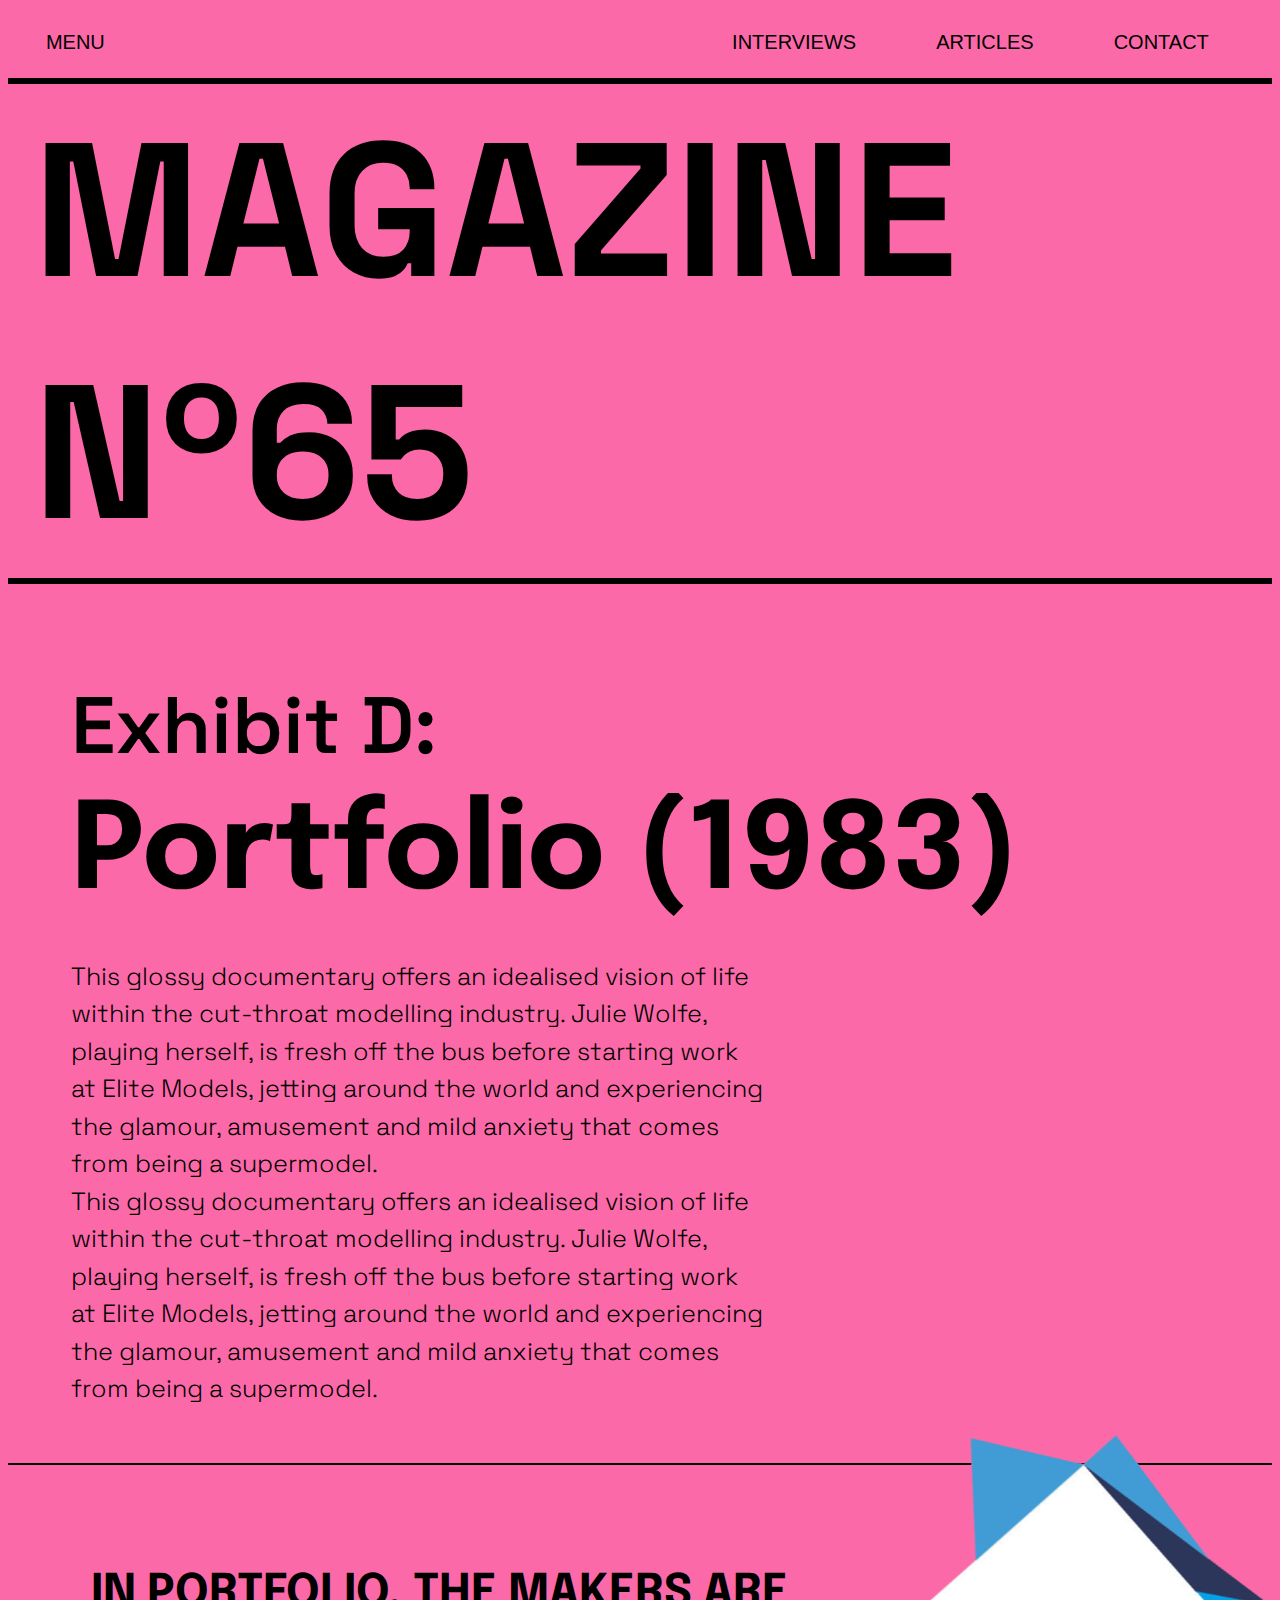
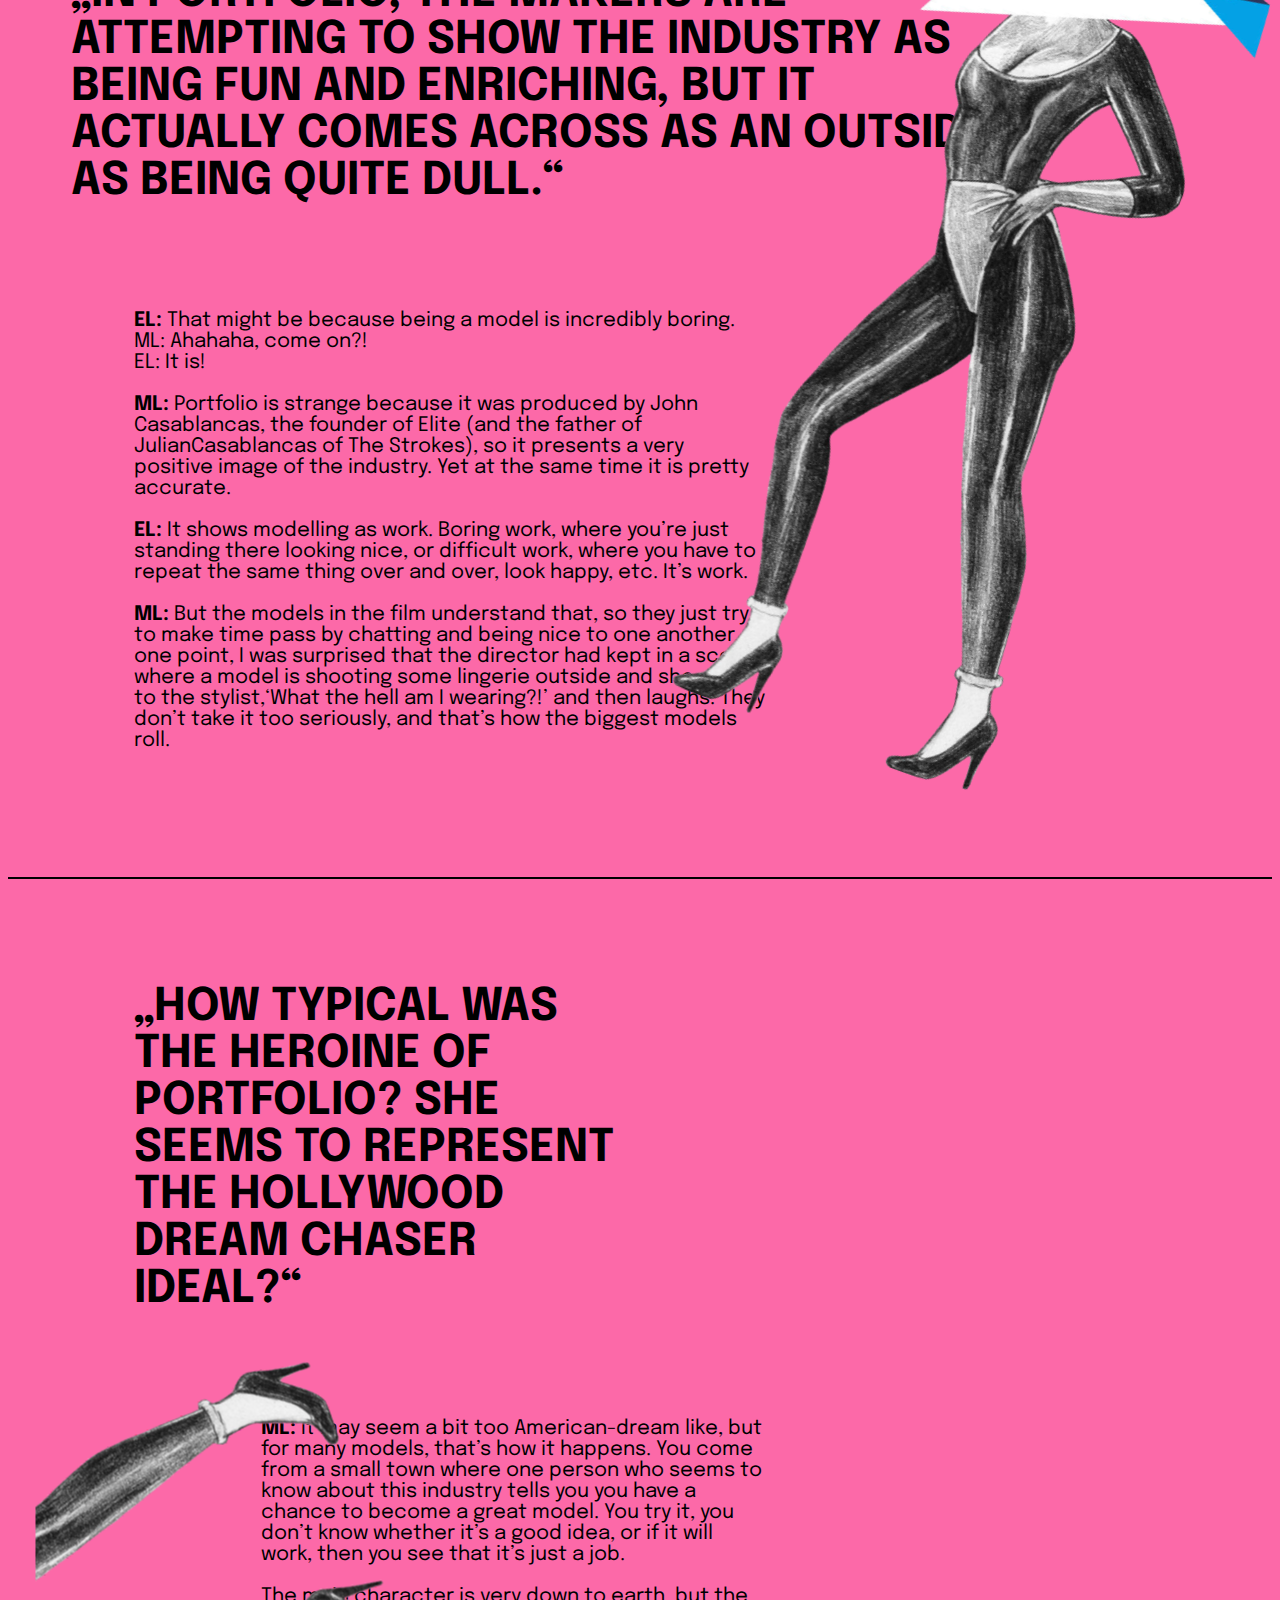
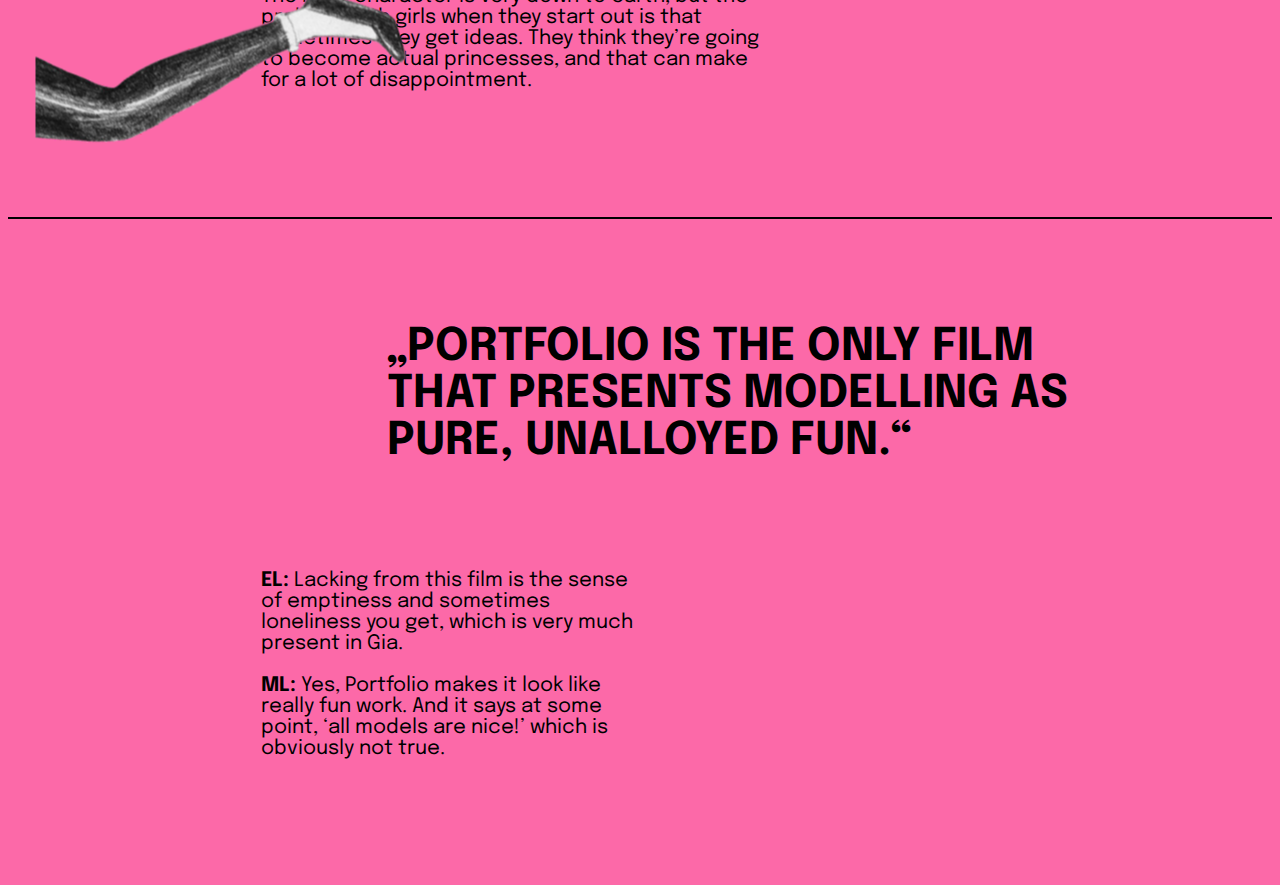
<file: Kickweb_Jennifer/Sprint_3/Page_Interview/interview_gia.html>
<!DOCTYPE html>
<html lang="en">

<head>
    <meta charset="UTF-8">
    <meta http-equiv="X-UA-Compatible" content="IE=edge">
    <meta name="viewport" content="width=device-width, initial-scale=1.0">
    <link rel="preconnect" href="https://fonts.googleapis.com">
    <link rel="preconnect" href="https://fonts.gstatic.com" crossorigin>
    <link href="https://fonts.googleapis.com/css2?family=Epilogue:wght@300;400;500;600;700;900&display=swap" rel="stylesheet">
    <link rel="preconnect" href="https://fonts.googleapis.com">
    <link rel="preconnect" href="https://fonts.gstatic.com" crossorigin>
    <link href="https://fonts.googleapis.com/css2?family=Space+Grotesk:wght@300;400;500;600;700&display=swap" rel="stylesheet">
    <link rel="stylesheet" href="style_interview.css">
    <title>Redesign_Jenny</title>
</head>

<body>
    <div class="menu-nav">
        <div class="Menu">
            <a href="/index.html">
                <span><h1>MENU</h1></span>
            </a>
        </div>
        <div class="Interviews">
            <a href="/Kickweb_Jennifer/Sprint_3/Page_Interview/interview_gia.html">
                <span><h1>INTERVIEWS</h1></span>
            </a>
        </div>
        <div class="Articles">
            <a href="/Kickweb_Jennifer/Sprint_3/Page_Article/article_mama_trust copy.html">
                <span><h1>ARTICLES</h1></span>
            </a>
        </div>
        <div class="Contact">
            <a href="/Kickweb_Jennifer/Sprint_3/Contact/contact.html">
                <span><h1>CONTACT</h1></span>
            </a>
        </div>
    </div>
    </nav>
    <div class="border"></div>
    <div class="undermenu">
        <h2><span>MAGAZINE Nº65</span></h2>
    </div>
    <div class="border"></div>
    <div class="title-exhibit">
        <div class="text-exhibit">
        <h3><span>Exhibit D:</span></h3><br>
        <h4><span>Portfolio (1983)</span></h4></div>
    </div>
    <div class="thin-text">
        <h5>This glossy documentary offers an idealised vision of life within the cut-throat modelling industry. Julie
            Wolfe, playing herself, is fresh off the bus before starting work at Elite Models, jetting around the world
            and experiencing the glamour, amusement and mild anxiety that comes from being a supermodel.<br>
            This glossy documentary offers an idealised vision of life within the cut-throat modelling industry. Julie
            Wolfe, playing herself, is fresh off the bus before starting work at Elite Models, jetting around the world
            and experiencing the glamour, amusement and mild anxiety that comes from being a supermodel.
        </h5>
        </h>
    </div>
    <div class="image-container">
    <div class="image-container-item">
    <img src="/Kickweb_Jennifer/Sprint_3/Images/Illu_Frau.png" alt="Illustration_Frau">
        </div>
    </div>
    <div class="border-thin"></div>
    <div class="Quote1">
        <h6>„IN PORTFOLIO, THE MAKERS ARE ATTEMPTING TO SHOW THE INDUSTRY AS BEING FUN AND ENRICHING, BUT IT ACTUALLY
            COMES ACROSS AS AN OUTSIDER AS BEING QUITE DULL.“</h6>
    </div>
    <div class="runningtext1">
        <h7><b>EL:</b> That might be because being a model is incredibly boring.<br>
            ML: Ahahaha, come on?!<br>
            EL: It is!<br><br>

            <b>ML:</b> Portfolio is strange because it was produced by John Casablancas, the founder of Elite (and the father
            of JulianCasablancas of The Strokes), so it presents a very positive image of the industry. Yet at the same
            time it is pretty accurate.<br><br>

            <b>EL:</b> It shows modelling as work. Boring work, where you’re just standing there looking nice, or difficult
            work, where you have to repeat the same thing over and over, look happy, etc. It’s work.<br><br>

            <b>ML:</b> But the models in the film understand that, so they just try to make time pass by chatting and being
            nice to one another. At one point, I was surprised that the director had kept in a scene where a model is
            shooting some lingerie outside and she says to the stylist,‘What the hell am I wearing?!’ and then laughs.
            They don’t take it too seriously, and that’s how the biggest models roll.</h7>
    </div>
    <div class="border-thin"></div>
    <div class="Quote2">
        <h6>„HOW TYPICAL WAS THE HEROINE OF PORTFOLIO? SHE SEEMS TO REPRESENT THE HOLLYWOOD DREAM CHASER IDEAL?“</h6>
    </div>
    <div class="runningtext2">
        <h7><b>ML:</b> It may seem a bit too American-dream like, but for many models, that’s how it happens. You come from a
            small town where one person who seems to know about this industry tells you you have a chance to become a
            great model. You try it, you don’t know whether it’s a good idea, or if it will work, then you see that it’s
            just a job.<br><br>

            The main character is very down to earth, but the problem with girls when they start out is that sometimes
            they get ideas. They think they’re going to become actual princesses, and that can make for a lot of
            disappointment.</h7>
    </div>
</div>
<div class="image-container2">
<div class="image-container-item2">
<img src="/Kickweb_Jennifer/Sprint_3/Images/Illu_Frau_Beine.png" alt="Illustration_Frau_Beine">
    </div>
</div>
    <div class="border-thin"></div>
    <div class="Quote3">
        <h6>„PORTFOLIO IS THE ONLY FILM THAT PRESENTS MODELLING AS PURE, UNALLOYED FUN.“</h6>
    </div>
    <div class="runningtext3">
        <h7><b>EL:</b> Lacking from this film is the sense of emptiness and sometimes loneliness you get, which is very much
            present in Gia.<br><br>

            <b>ML:</b> Yes, Portfolio makes it look like really fun work. And it says at some point, ‘all models are nice!’
            which is obviously not true.</h7>
    </div>


</body>

</html>
</file>
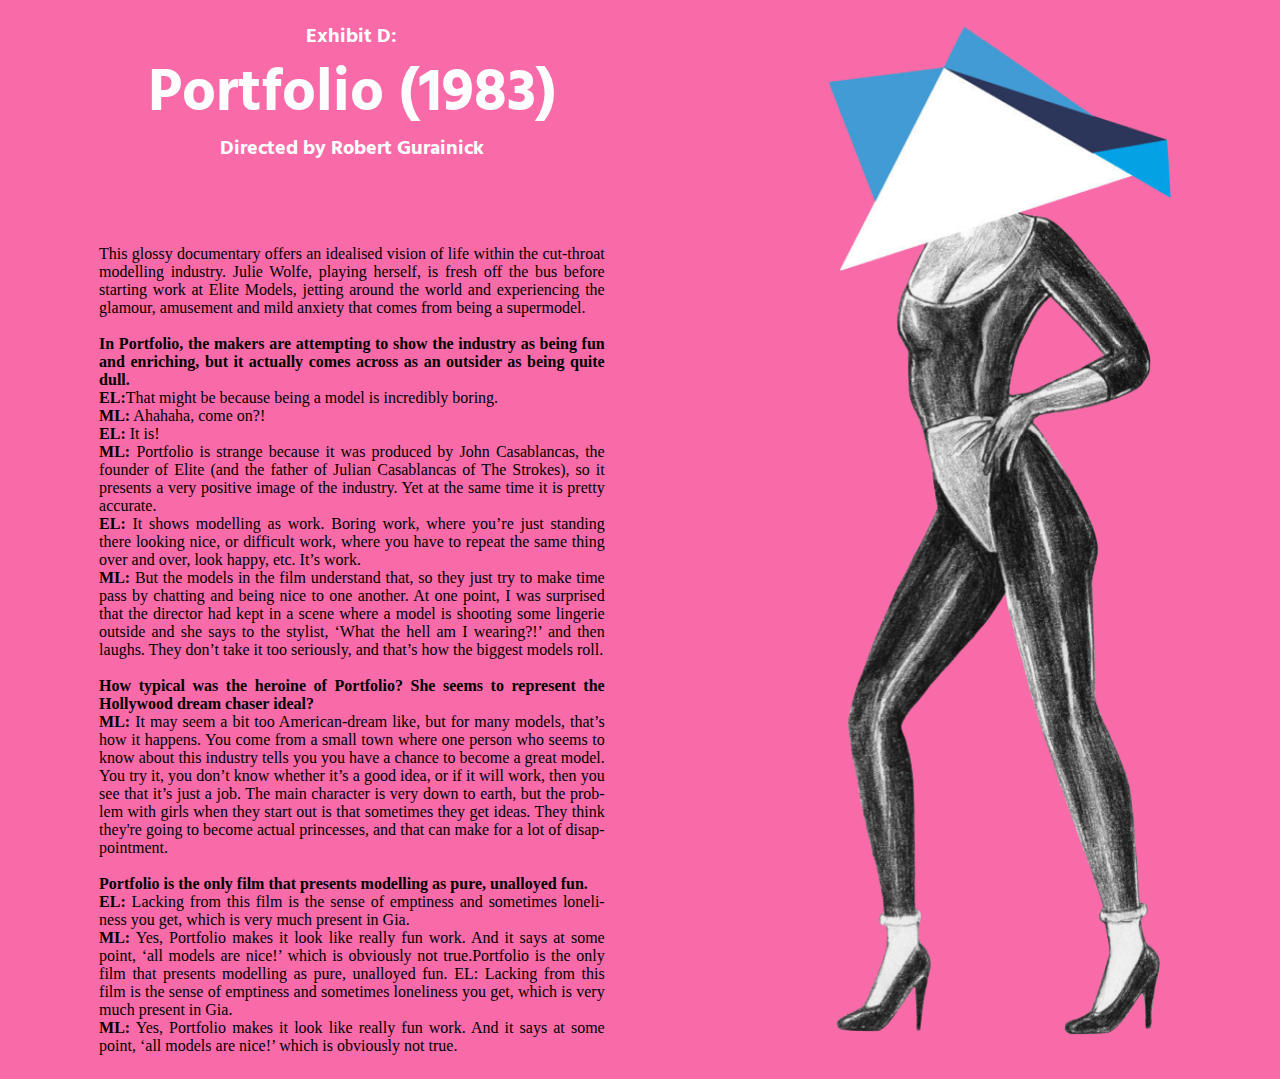
<file: Redesign/Sprint 1/Magazine_1/Magazin_1.html>
<!DOCTYPE html>
<html lang="en">
<head>
    <meta charset="UTF-8">
    <meta http-equiv="X-UA-Compatible" content="IE=edge">
    <meta name="viewport" content="width=device-width, initial-scale=1.0">
    <title>Document</title>
    <link rel="stylesheet" href="style.css">
    <link rel="preconnect" href="https://fonts.googleapis.com">
<link rel="preconnect" href="https://fonts.gstatic.com" crossorigin>
<link href="https://fonts.googleapis.com/css2?family=Hind:wght@700&display=swap" rel="stylesheet">
<link rel="preconnect" href="https://fonts.googleapis.com">
<link rel="preconnect" href="https://fonts.gstatic.com" crossorigin>
<link href="https://fonts.googleapis.com/css2?family=Lora&display=swap" rel="stylesheet">

<div class="text_container">
    <div class="jeff_goldberg" style="width: 40%" style="height:100%">

</head>
<body>
    <h1>Exhibit D:</h1>
    <h2>Portfolio (1983)</h2>
    <h3>Directed by Robert Gurainick</h3>
    <p>
        This glossy documentary offers an idealised vision of life within the cut-throat modelling industry. Julie Wolfe, playing herself, 
        is fresh off the bus before starting work at Elite Models, jetting around the world and experiencing the glamour, 
        amusement and mild anxiety that comes from being a supermodel.<br><br>
        <b>In Portfolio, the makers are attempting to show the industry as being fun and enriching, but it actually comes 
        across as an outsider as being quite dull.</b><br>
        <b>EL:</b>That might be because being a model is incredibly boring.<br>
        <b>ML:</b> Ahahaha, come on?!<br>
        <b>EL:</b> It is!<br>
        <b>ML:</b> Portfolio is strange because it was produced by John Casablancas, the founder of 
        Elite (and the father of Julian Casablancas of The Strokes), so it presents a very positive
        image of the industry. Yet at the same time it is pretty accurate.<br>
        <b>EL:</b> It shows modelling as work. Boring work, where you’re just standing there looking nice, or difficult work, where you have to repeat the same thing over and over, look happy, etc. It’s work.<br>
        <b>ML:</b> But the models in the film understand that, so they just try to make time pass by chatting and being nice to one another. At one point, I was surprised that the director had kept in a scene where a model is shooting some lingerie outside and she says to the stylist, ‘What the hell am I wearing?!’ and then laughs. They don’t take it too seriously, and that’s how the biggest models roll.<br><br>
        
        <b>How typical was the heroine of Portfolio? She seems to represent the Hollywood dream chaser ideal?</b><br>
        <b>ML:</b> It may seem a bit too American-dream like, but for many models, that’s how it happens. You come from a small town where one person who seems to know about this industry tells you you have a chance to become a great model. You try it, you don’t know whether it’s a good idea, or if it will work, then you see that it’s just a job. The main character is very down to earth, but the problem with girls when they start out is that sometimes they get ideas. They think they're going to become actual princesses, and that can make for a lot of disappointment.<br><br>
        
        <b>Portfolio is the only film that presents modelling as pure, unalloyed fun.</b><br>
        <b>EL:</b> Lacking from this film is the sense of emptiness and sometimes loneliness you get, which is very much present in Gia.<br>
        <b>ML:</b> Yes, Portfolio makes it look like really fun work. And it says at some point, ‘all models are nice!’ which is obviously not true.Portfolio is the only film that presents modelling as pure,
        unalloyed fun.
        EL: Lacking from this film is the sense of emptiness and
        sometimes loneliness you get, which is very much present
        in Gia.<br>
        <b>ML:</b> Yes, Portfolio makes it look like really fun work. And it says at
        some point, ‘all models are nice!’ which is obviously not true.</p>

        </div>

        <img src="/Redesign/Sprint 1/Images/Illustration_Frau_Formen.png" alt="Illusration Frau mit Formen">
</body>
</html>
</file>
<file: Startseite/styles.css>
body{
    background-color: black;
    cursor: url('/Kickweb_Jennifer/Sprint_3/Images/Cursor_green.png'), auto;
}

a{
    text-decoration: none;
    
}

h1{
    font-family: 'Space Grotesk', sans-serif;
    font-size: 140px;
    font-weight: 200;
    margin-top: 1%;
    margin-bottom: 1%;
    color: white;
}

h2{
    font-family: 'Epilogue', sans-serif;
    font-size: 30px;
    font-weight: 300;
    padding-right: 3%;
    margin-top: 8%;
    margin-bottom: 2%;
    color: white;

}

h3{
    font-family: 'Epilogue', sans-serif;
    padding-left: 2%;
    font-size: 30px;
    font-weight: 300;
    color: white

}

.header-menu{
    display: flex;
    justify-content: flex-start;
}

.header-menu2{
    display: flex;
    justify-content: flex-end;
}

.menu{
    display: flex;
    justify-content: center;
}

.under-menu{
    display: flex;
    justify-content: center;
    height: 30%;

}

.menu span {
    position: relative;
    display: block;
    cursor: pointer;
  }
  
  .menu span:before, span:after {
    content: '';
    position: absolute;
    width: 0%;
    height: 2px;
    top: 50%;
    margin-top: -0.5px;
    background: #ffffff;
  }
  
  .menu span:before {
    left: -2.5px;
  }
  .menu span:after {
    right: 2.5px;
    background: #ffffff;
    transition: width 0.8s cubic-bezier(0.22, 0.61, 0.36, 1);
  }
  
  .menu span:hover:before {
    background: #ffffff;
    width: 100%;
    transition: width 0.5s cubic-bezier(0.22, 0.61, 0.36, 1);
  }
  
  .menu span:hover:after {
    background: transparent;
    width: 100%;
    transition: 0s;
  }
</file>
<file: Redesign/Site_Articles/style_articles.css>
body {
    font-family: 'Epilogue', sans-serif;
    color: black;
}

.border {
    border-top: 2px solid;
    color: black;
}

.border-thin {
    border-top: 1px solid;
    color: black;
    border-spacing: 10px;
}

.Contact{
    padding-right: 5%;
}

h1 {
    font-size: 20px;
    font-weight: 400;
}

h2 {
    font-family: 'Space Grotesk', sans-serif;;
    font-size: 190px;
    padding-left: 2%;
    margin-top: 5px;
    margin-bottom: 5px;
}

h3 {
    font-size: 90px;
    margin-top: 80px;
    margin-bottom: 40px;

}

h4 {
    font-size: 20px;
    font-weight: 300;
    margin-top: 0;
    margin-bottom: 5%;
    padding-bottom: 1px;
}

h5 {
    font-size: 150px;
    font-weight: 300;
    margin-top: 20px;
    margin-bottom: 20px;
}

p{
    margin-top: 80px;
}

a {
    font-display: flex;
    text-decoration: none;
    font-family: sans-serif;
    color: black;
}

.menu-nav {
    display: flex;
    flex-direction: row;
    justify-content: flex-start;
    gap: 80px;
    padding-top: 10px;
    padding-bottom: 10px;
}

.Menu{
    padding-left: 3%;

}
.Interviews {
    margin-left: auto;
}

.Titel_Mama_item{
    padding-left: 50%;
}

.Titel_trust_item{
    padding-left: 45%;
}

.runningtext1 {
    line-height: 1.4;
    padding-left: 12%;
    padding-right: 50%;
    margin-block-end: 10%;
}

.Movie-details{
    padding-top: 20px;
    display: flex;
}

.Direction1{
    display: flex;
    padding-left: 50%;
    flex-direction: column;
}

.Starring1{
    display: flex;
    padding-left: 10%;
}

.Releaseitem{
    margin-top: 0;
    padding-left: 5%;
}

.image-container-mama02{
    position: absolute; 
    right: 50px;
    top: 900px;    
}
.container{
    overflow: hidden;
}

.Moviequote{

    white-space: nowrap;
    position: relative;
  -webkit-animation: scroll 20s infinite linear;;
  -moz-animation: scroll 20s infinite linear;
  -o-animation: scroll 20s infinite linear;
  animation: scroll 20s infinite linear;
}

@keyframes scroll{
    0%   {left: 500px;}
    100% {left: -950px;}
}
@-webkit-keyframes scroll{
    0%   {left: 500px;}
    100% {left: -950px;}
}
    

.Moviequote2{
    overflow: hidden;
    white-space: nowrap;
    position: relative;
  -webkit-animation: scroll 20s infinite linear;;
  -moz-animation: scroll 20s infinite linear;
  -o-animation: scroll 20s infinite linear;
  animation: scroll 20s infinite linear;
}

@keyframes scroll{
    0%   {left: 500px;}
    100% {left: -950px;}
}
@-webkit-keyframes scroll{
    0%   {left: 500px;}
    100% {left: -950px;}
}

.Moviequote3{
    overflow: hidden;
    white-space: nowrap;
    position: relative;
  -webkit-animation: scroll 20s infinite linear;;
  -moz-animation: scroll 20s infinite linear;
  -o-animation: scroll 20s infinite linear;
  animation: scroll 20s infinite linear;
}

/* for Chrome */
@-webkit-keyframes my-animation {
    from { -webkit-transform: translateX(100%); }
    to { -webkit-transform: translateX(-100%); }
  }

  @keyframes my-animation {
    from {
      -moz-transform: translateX(100%);
      -webkit-transform: translateX(100%);
      transform: translateX(100%);
    }
    to {
      -moz-transform: translateX(-100%);
      -webkit-transform: translateX(-100%);
      transform: translateX(-100%);
    }
}

.image-container-trust02{
    position: absolute; 
    right: 10px;
    top: 350%   
}

@media screen and (max-width: 820px){
    .border{
    width: 100%;
    }

    h2{
        font-size: 105px;
    }

    h3{
        font-size: 60px;
        margin-top: 60px;
    }

    .Titel_Mama_item{
        padding-left: 45%;
    }
    
    .Titel_trust_item{
        padding-left: 35%;
    }

    h5{
        font-size: 80px;
    }

    .image-container-trust02{
        position: absolute; 
        right: 10px;
        top: 300%   
    }
}

@media screen and (max-width: 390px){
    .border{
    width: 100%;
    }

    h2{
        font-size: 90px;
        overflow: hidden;
        display: -webkit-box;
        -webkit-line-clamp: 8;
        -webkit-box-orient: vertical;
    }

    .div.Direction1{
        padding-left: 0%;
    }

    .div.Starring1{
        padding-left: 2%;
    }

    h3{
        font-size: 60px;
        margin-top: 60px;
    }

    .Titel_Mama_item{
        padding-left: 45%;
    }
    
    .Titel_trust_item{
        padding-left: 35%;
    }

    h5{
        font-size: 80px;
    }

    .image-container-trust02{
        position: absolute; 
        right: 10px;
        top: 300%   
    }
}
</file>
<file: Kickweb_Jennifer/Sprint_1/Magazine_1/style.css>
body {background-color: rgb(248, 107, 168);}
h1{
    font-family: 'Hind', sans-serif;
    color: rgb(253, 253, 253);
    font-size: 20px;
    text-align: center;
}
h2{ 
    font-family: 'Hind', sans-serif;
    color: rgb(253, 253, 253);
    text-align: center;
    margin-top: -20px;
    font-size: 60px;
}
h3{ 
    font-family: 'Hind', sans-serif;
    color: rgb(253, 253, 253);
    text-align: center;
    margin-top: -60px;
    font-size: 20px;
    margin-bottom: 80px;

}
p{
    font-family: "Garamond", serif;
    hyphens: auto;
    text-align: justify;
    margin-top: 50px;

   

  }
  .text_container {
    display: flex; /* or inline-flex */
    justify-content: space-around;
    flex-wrap: wrap;
    align-content:flex-start
  }
</file>
<file: Kickweb_Jennifer/Sprint_1/Magazine_2/style.css>
body {background-color: rgb(255, 255, 255);}
.bild{
    margin-bottom: -200px;
    margin-left: 30px;
}
h1{
    font-family: 'Hind', sans-serif;
    color: rgb(0, 0, 0);
    font-size: 20px;
    text-align: center;
}
h2{ 
    font-family: 'Hind', sans-serif;
    color: rgb(254, 117, 243);
    text-align: center;
    margin-top: -20px;
    font-size: 60px;
}
h3{ 
    font-family: 'Hind', sans-serif;
    color: rgb(0, 0, 0);
    text-align: center;
    margin-top: -60px;
    font-size: 20px;
    margin-bottom: 20px;

}
p{
    font-family: "Garamond", serif;
    hyphens: auto;
    text-align: justify;
    margin-top: 50px;

img{
    margin-bottom: -500px;
}

  }
  .container1 {
    display: flex; /* or inline-flex */
    justify-content: space-around;
    flex-wrap: wrap;
    align-content:flex-start
  }

.containerbild {
  display: flex; /* or inline-flex */
  justify-content: space-around;
  flex-wrap: wrap;
  align-content:flex-start
}

b{
width: 45%;
}
</file>
<file: Kickweb_Jennifer/Sprint_2/Page_Article/style_articles.css>
body {
    font-family: 'Epilogue', sans-serif;
    color: black;
}

.border {
    border-top: 6px solid;
    color: black;
}

.border-thin {
    border-top: 2px solid;
    color: black;
    border-spacing: 10px;
}

.Contact{
    padding-right: 5%;
}

h1 {
    font-size: 20px;
    font-weight: 400;
}

h2 {
    font-family: 'Space Grotesk', sans-serif;;
    font-size: 190px;
    padding-left: 2%;
    margin-top: 5px;
    margin-bottom: 5px;
}

h3 {
    font-size: 90px;
    margin-top: 80px;
    margin-bottom: 40px;

}

h4 {
    font-size: 20px;
    font-weight: 300;
    margin-top: 0;
    margin-bottom: 5%;
    padding-bottom: 1px;
}

h5 {
    font-size: 150px;
    font-weight: 300;
    margin-top: 20px;
    margin-bottom: 20px;
}

p{
    margin-top: 80px;
}

a {
    font-display: flex;
    text-decoration: none;
    font-family: sans-serif;
    color: black;
}

.menu-nav {
    display: flex;
    flex-direction: row;
    justify-content: flex-start;
    gap: 80px;
    padding-top: 10px;
    padding-bottom: 10px;
}

.Menu{
    padding-left: 3%;

}
.Interviews {
    margin-left: auto;
}

.Titel_Mama_item{
    padding-left: 50%;
}

.Titel_trust_item{
    padding-left: 45%;
}

.runningtext1 {
    line-height: 1.4;
    padding-left: 12%;
    padding-right: 50%;
    margin-block-end: 10%;
}

.Movie-details{
    padding-top: 20px;
    display: flex;
}

.Direction1{
    display: flex;
    padding-left: 50%;
    flex-direction: column;
}

.Starring1{
    display: flex;
    padding-left: 10%;
}

.Releaseitem{
    margin-top: 0;
    padding-left: 5%;
}

.image-container-mama02{
    position: absolute; 
    right: 50px;
    top: 900px;    
}
.container{
    overflow: hidden;
}

.Moviequote{
    white-space: nowrap;
    position: relative;
  -webkit-animation: scroll 20s infinite linear;
  -moz-animation: scroll 20s infinite linear;
  -o-animation: scroll 20s infinite linear;
  animation: scroll 20s infinite linear;
}

@keyframes scroll{
    0%   {left: 0px;}
    100% {left: -950px;}
}
@-webkit-keyframes scroll{
    0%   {left: 500px;}
    100% {left: -950px;}
}

.image-container-trust02{
    position: absolute; 
    right: 10px;
    top: 350%   
}

span {
    position: relative;
    display: block;
    cursor: pointer;
  }
  
  span:before, span:after {
    content: '';
    position: absolute;
    width: 0%;
    height: 2px;
    top: 50%;
    margin-top: -0.5px;
    background: #000000;
  }
  
  span:before {
    left: -2.5px;
  }
  span:after {
    right: 2.5px;
    background: #000000;
    transition: width 0.8s cubic-bezier(0.22, 0.61, 0.36, 1);
  }
  
  span:hover:before {
    background: #000000;
    width: 100%;
    transition: width 0.5s cubic-bezier(0.22, 0.61, 0.36, 1);
  }
  
  span:hover:after {
    background: transparent;
    width: 100%;
    transition: 0s;
  }
    

@media screen and (max-width: 820px){
    .border{
    width: 100%;
    }

    h2{
        font-size: 105px;
    }

    h3{
        font-size: 60px;
        margin-top: 60px;
    }

    .Titel_Mama_item{
        padding-left: 45%;
    }
    
    .Titel_trust_item{
        padding-left: 35%;
    }

    h5{
        font-size: 80px;
    }

    .image-container-trust02{
        position: absolute; 
        right: 10px;
        top: 300%   
    }
}

@media screen and (max-width: 390px){
    .border{
    width: 100%;
    }

    h2{
        font-size: 90px;
        overflow: hidden;
        display: -webkit-box;
        -webkit-line-clamp: 8;
        -webkit-box-orient: vertical;
    }

    .div.Direction1{
        padding-left: 0%;
    }

    .div.Starring1{
        padding-left: 2%;
    }

    h3{
        font-size: 60px;
        margin-top: 60px;
    }

    .Titel_Mama_item{
        padding-left: 45%;
    }
    
    .Titel_trust_item{
        padding-left: 35%;
    }

    h5{
        font-size: 80px;
    }

    .image-container-trust02{
        position: absolute; 
        right: 10px;
        top: 300%   
    }
}
</file>
<file: Kickweb_Jennifer/Sprint_2/Page_Interview/style_interview.css>
body {
    font-family: 'Epilogue', sans-serif;
    color: black;
    background-color: #FC69A8;
}

.border {
    border-top: 2px solid;
    color: black;
}

.border-thin {
    border-top: 1px solid;
    color: black;
    border-spacing: 20px;
}

h1 {
    font-size: 20px;
    font-weight: 400;
}

h2 {
    font-family: 'Space Grotesk', sans-serif;;
    font-size: 180px;
    padding-left: 2%;
    margin-top: 5px;
    margin-bottom: 5px;
}

h3 {
    font-size: 90px;
    margin-top: 90px;
    margin-bottom: 0px;
    padding-left: 5%;
}

h4 {
    font-size: 90px;
    margin-top: 0px;
    padding-left: 5%;
    margin-bottom: 2px;
}

h5 {
    font-size: 20px;
    font-weight: lighter;
    margin-bottom: 8%;
}

h6 {
    font-size: 45px;
}

h7 {
    font-size: 20px;

}

a {
    font-display: flex;
    text-decoration: none;
    font-family: sans-serif;
    color: black;
}

.menu-nav {
    display: flex;
    flex-direction: row;
    justify-content: flex-start;
    gap: 80px;
    padding-top: 10px;
    padding-bottom: 10px;
}

.Menu{
    padding-left: 2%;

}
.Interviews {
    margin-left: auto;
}

.thin-text {
    font-weight: 300;
    padding-left: 5%;
    padding-right: 40%;
    line-height: 1.5;

}

.Quote1 {
    padding-left: 5%;
    padding-right: 20%;
}


.runningtext1 {
    padding-left: 10%;
    padding-right: 40%;
    margin-block-end: 10%;
}

.Quote2 {
    padding-left: 10%;
    padding-right: 50%;
}

.runningtext2 {
    padding-left: 20%;
    padding-right: 40%;
    margin-block-end: 10%;
}

.Quote3 {
    padding-left: 30%;
    padding-right: 10%;
}

.runningtext3 {
    padding-left: 20%;
    padding-right: 50%;
    margin-block-end: 10%;
}

.image-container-item{
    position: absolute;
    transform: rotate(20deg);
    right: 9%;
    top: 155%;
}

.image-container-item2{
    position: absolute;
    transform: rotate(270deg);
    top: 330%;
    margin-left: 0%;
   
}
</file>
<file: Kickweb_Jennifer/Sprint_3/Contact/contact_style.css>
body {
    font-family: 'Epilogue', sans-serif;
    color: black;
    cursor: url('/Kickweb_Jennifer/Sprint_3/Images/Cursor_green.png'), auto;
    background-color: #7801F3;
}

.border {
    border-top: 6px solid;
    color: black;
}

.border-thin {
    border-top: 2px solid;
    color: black;
    border-spacing: 10px;
}

.Contact{
    padding-right: 5%;
}

.email{
    display: flex;
    position: relative;
}

h1 {
    font-size: 30px;
    font-weight: 400;
}

h2{
    font-family: 'Space Grotesk', sans-serif;
    font-size: 180px;
    font-weight: 500;
    margin-top: 0%;
    margin-bottom: 0%;
    color: rgb(0, 0, 0);
}

h3{
    font-family: 'Space Grotesk', sans-serif;
    font-size: 180px;
    font-weight: 500;
    margin-top: 0%;
    margin-bottom: 0%;
    color: rgb(0, 0, 0);
}


h2 span {
    display: block;
    animation: reveal 1.5s cubic-bezier(0.77, 0, 0.175, 1) 0.5s;
  }
  
  @keyframes reveal {
    0% {
      transform: translate(0,100%);
    }
    100% {
      transform: translate(0,0);
    }
  }


a {
    font-display: flex;
    text-decoration: none;
    font-family: sans-serif;
    color: black;
}

.contact-section {
    display: flex;
    position: relative;
    margin-left: 1%;
}


.us{
    margin-left: 38%;
}

.now{
    display: flex;
    flex-direction: row;
    align-items: baseline;
}

.contact-container{
    flex-direction: column;
    align-items: start;
    margin-left: 20%;
    margin-top: 2%;
}

.minicontact {
    flex-direction: column;
    align-items: baseline;
    margin-right: 20%;
    margin-left: 2%;
}


.menu-nav {
    display: flex;
    flex-direction: row;
    justify-content: flex-start;
    gap: 80px;
    padding-top: 10px;
    padding-bottom: 10px;
}

.Menu{
    padding-left: 3%;

}
.Interviews {
    margin-left: auto;
}

.circlebody {
    flex-direction: row;
    align-items: flex-end;
    justify-content: flex-end;
}

h5{
    color: white;
    text-align: center;
}

:root {
    --bg: black;
    --bg-border: black;
}

.sqcir2 {
    flex-direction: row;
    justify-content: end;
    width: 150px;
    height: 150px;
    background-color: var(--bg);
    animation: loader 3s infinite;
}

@keyframes loader {
    0% {
        rotate: 0deg;
    }

    25% {
        border-radius: 20%;
        rotate: 45deg;
    }

    50% {
        border-radius: 50%;
        rotate: 90deg;
    }

    75% {
        border-radius: 20%;
        rotate: 135deg;
    }

    100% {
        rotate: 100deg;
        rotate: 180deg;
    }
}

@keyframes loader {
    0% {
        rotate: 0deg;
    }

    25% {
        border-radius: 20%;
        rotate: 45deg;
    }

    50% {
        border-radius: 50%;
        rotate: 90deg;
    }

    75% {
        border-radius: 20%;
        rotate: 135deg;
    }

    100% {
        rotate: 100deg;
        rotate: 180deg;
    }
}
@keyframes loader {
    0% {
        rotate: 0deg;
    }

    25% {
        border-radius: 20%;
        rotate: 45deg;
    }

    50% {
        border-radius: 50%;
        rotate: 90deg;
    }

    75% {
        border-radius: 20%;
        rotate: 135deg;
    }

    100% {
        rotate: 100deg;
        rotate: 180deg;
    }
}

@media screen and (max-width: 820px){
    .border{
    width: 100%;
    }
h1{
    font-size: 15px;
}
    h2{
        font-size: 100px;
    }

    h3{
        font-size: 100px;
    }

    .Titel_Mama_item{
        padding-left: 45%;
    }
    
    .Titel_trust_item{
        padding-left: 35%;
    }

    h5{
        font-size: 80px;
    }

    .image-container-trust02{
        position: absolute; 
        right: 10px;
        top: 300%

    }

    .minicontact{
        margin-left: 0%;
        margin-right: 0%;
    }

    .circlebody{
        display: none;
    }

    .contact-container{
        display: none;
    }

    .Interviews{
        margin-left: 5%;
    }
}
</file>
<file: Kickweb_Jennifer/Sprint_3/Page_Article/style_articles.css>
body {
    font-family: 'Epilogue', sans-serif;
    color: black;
    cursor: url('/Kickweb_Jennifer/Sprint_3/Images/Cursor_green.png'), auto;
    mix-blend-mode: multiply;
}

.border {
    border-top: 6px solid;
    color: black;
}

.border-thin {
    border-top: 2px solid;
    color: black;
    border-spacing: 10px;
}

.Contact{
    padding-right: 5%;
}

h1 {
    font-size: 20px;
    font-weight: 400;
}

h2 {
    font-family: 'Space Grotesk', sans-serif;;
    font-size: 190px;
    padding-left: 2%;
    margin-top: 5px;
    margin-bottom: 5px;
    overflow: hidden;
}

h2 span {
    display: block;
    animation: reveal 1.5s cubic-bezier(0.77, 0, 0.175, 1) 0.5s;
  }
  
  @keyframes reveal {
    0% {
      transform: translate(0,100%);
    }
    100% {
      transform: translate(0,0);
    }
  }

h3 {
    font-size: 90px;
    margin-top: 80px;
    margin-bottom: 40px;
    overflow: hidden;
}

h3 span {
    display: block;
    animation: reveal 1.5s cubic-bezier(0.77, 0, 0.175, 1) 0.5s;
  }
  
  @keyframes reveal {
    0% {
      transform: translate(0,100%);
    }
    100% {
      transform: translate(0,0);
    }
  }

h4 {
    font-size: 20px;
    font-weight: 300;
    margin-top: 0;
    margin-bottom: 5%;
    padding-bottom: 1px;

}


h5 {
    font-size: 150px;
    font-weight: 300;
    margin-top: 20px;
    margin-bottom: 20px;
}

p{
    margin-top: 80px;
    overflow: hidden;
}

p span {
    display: block;
    animation: reveal 1.5s cubic-bezier(0.77, 0, 0.175, 1) 0.5s;
  }

@keyframes reveal {
    0% {
      transform: translate(0,100%);
    }
    100% {
      transform: translate(0,0);
    }
  }

a {
    font-display: flex;
    text-decoration: none;
    font-family: sans-serif;
    color: black;
}

.menu-nav {
    display: flex;
    flex-direction: row;
    justify-content: flex-start;
    gap: 80px;
    padding-top: 10px;
    padding-bottom: 10px;
}

.Menu{
    padding-left: 3%;

}
.Interviews {
    margin-left: auto;
}

.Titel_Mama_item{
    padding-left: 50%;
}

.Titel_trust_item{
    padding-left: 45%;
}

.runningtext1 {
    line-height: 1.4;
    padding-left: 12%;
    padding-right: 50%;
    margin-block-end: 10%;
}

.Movie-details{
    padding-top: 20px;
    display: flex;
}


.Direction1{
    display: flex;
    padding-left: 50%;
    flex-direction: column;
}

.Starring1{
    display: flex;
    padding-left: 10%;
}

.Releaseitem{
    margin-top: 0;
    padding-left: 5%;
}

.image-container-mama02{
    position: absolute; 
    right: 50px;
    top: 900px;    
}
.container{
    overflow: hidden;
}

.Moviequote{
    white-space: nowrap;
    position: relative;
  -webkit-animation: scroll 20s infinite linear;
  -moz-animation: scroll 20s infinite linear;
  -o-animation: scroll 20s infinite linear;
  animation: scroll 20s infinite linear;
}

@keyframes scroll{
    0%   {left: 0px;}
    100% {left: -950px;}
}
@-webkit-keyframes scroll{
    0%   {left: 500px;}
    100% {left: -950px;}
}

.image-container-trust02{
    position: absolute; 
    right: 10px;
    top: 350%   
}
 .menu-nav span {
    position: relative;
    display: block;
    cursor: pointer;
  }
  
  .menu-nav span:before, span:after {
    content: '';
    position: absolute;
    width: 0%;
    height: 2px;
    top: 50%;
    margin-top: -0.5px;
    background: #000000;
  }
  
  .menu-nav span:before {
    left: -2.5px;
  }
  .menu-nav span:after {
    right: 2.5px;
    background: #000000;
    transition: width 0.8s cubic-bezier(0.22, 0.61, 0.36, 1);
  }
  
  .menu-nav span:hover:before {
    background: #000000;
    width: 100%;
    transition: width 0.5s cubic-bezier(0.22, 0.61, 0.36, 1);
  }
  
  .menu-nav span:hover:after {
    background: transparent;
    width: 100%;
    transition: 0s;
  }
    

@media screen and (max-width: 820px){
    .border{
    width: 100%;
    }
h1{
    font-size: 20px;
}
    h2{
        font-size: 100px;
    }

    h3{
        font-size: 60px;
        margin-top: 60px;
    }

    .Titel_Mama_item{
        padding-left: 45%;
    }
    
    .Titel_trust_item{
        padding-left: 35%;
    }

    h5{
        font-size: 80px;
    }

    .image-container-trust02{
        position: absolute; 
        right: 10px;
        top: 300%

    }
}
</file>
<file: Kickweb_Jennifer/Sprint_3/Page_Interview/style_interview.css>
body {
    font-family: 'Epilogue', sans-serif;
    color: black;
    background-color: #FC69A8;
    cursor: url('/Kickweb_Jennifer/Sprint_3/Images/Cursor_green.png'), auto;
}

.body-anim {
    opacity: 0;
    transform: translateY(50px);
    transition: all 1.2s ease-out;
  }
  
  .headerVisible {
    opacity: 1;
    transform: translateY(0);
  }
  

.border {
    border-top: 6px solid;
    color: black;
}

.border-thin {
    border-top: 2px solid;
    color: black;
    border-spacing: 20px;
}

h1 {
    font-size: 20px;
    font-weight: 400;
}

h2 {
    font-family: 'Space Grotesk', sans-serif;
    font-size: 190px;
    padding-left: 2%;
    margin-top: 5px;
    margin-bottom: 5px;
    overflow: hidden;
}

h2 span {
    display: block;
    animation: reveal 1.5s cubic-bezier(0.77, 0, 0.175, 1) 0.5s;
  }
  
  @keyframes reveal {
    0% {
      transform: translate(0,100%);
    }
    100% {
      transform: translate(0,0);
    }
  }

h3 {
    font-family: 'Space Grotesk', sans-serif;
    font-size: 80px;
    font-weight: 600;
    margin-top: 90px;
    margin-bottom: 0px;
    padding-left: 5%;
    overflow: hidden;
}

h3 span {
    display: block;
    animation: reveal 1.5s cubic-bezier(0.77, 0, 0.175, 1) 0.5s;
  }
  
  @keyframes reveal {
    0% {
      transform: translate(0,100%);
    }
    100% {
      transform: translate(0,0);
    }
  }

h4 {
    font-size: 120px;
    font-weight: 700;
    margin-top: 0px;
    padding-left: 5%;
    margin-bottom: 2px;
    overflow: hidden;
}

h4 span {
    display: block;
    animation: reveal 1.5s cubic-bezier(0.77, 0, 0.175, 1) 0.5s;
  }
  
  @keyframes reveal {
    0% {
      transform: translate(0,100%);
    }
    100% {
      transform: translate(0,0);
    }
  }

h5 {
    font-family: 'Space Grotesk', sans-serif;
    font-size: 25px;
    font-weight: lighter;
    margin-bottom: 8%;
}

h6 {
    font-size: 45px;
}

h7 {
    font-size: 20px;

}

a {
    font-display: flex;
    text-decoration: none;
    font-family: sans-serif;
    color: black;
}

.menu-nav {
    display: flex;
    flex-direction: row;
    justify-content: flex-start;
    gap: 80px;
    padding-top: 10px;
    padding-bottom: 10px;
}

.Menu{
    padding-left: 3%;

}

.Contact{
    padding-right: 5%;
} 

.Interviews {
    margin-left: auto;
}

.thin-text {
    font-weight: 300;
    padding-left: 5%;
    padding-right: 40%;
    line-height: 1.5;

}

.Quote1 {
    padding-left: 5%;
    padding-right: 20%;
}


.runningtext1 {
    padding-left: 10%;
    padding-right: 40%;
    margin-block-end: 10%;
}

.Quote2 {
    padding-left: 10%;
    padding-right: 50%;
}

.runningtext2 {
    padding-left: 20%;
    padding-right: 40%;
    margin-block-end: 10%;
}

.Quote3 {
    padding-left: 30%;
    padding-right: 10%;
}

.runningtext3 {
    padding-left: 20%;
    padding-right: 50%;
    margin-block-end: 10%;
}

.image-container-item{
    position: absolute;
    transform: rotate(20deg);
    right: 9%;
    top: 155%;
}

.image-container-item2{
    position: absolute;
    transform: rotate(270deg);
    top: 330%;
    margin-left: 0%;
   
}

.menu-nav span {
    position: relative;
    display: block;
    cursor: pointer;
  }
  
  .menu-nav span:before, span:after {
    content: '';
    position: absolute;
    width: 0%;
    height: 2px;
    top: 50%;
    margin-top: -0.5px;
    background: #000000;
  }
  
  .menu-nav span:before {
    left: -2.5px;
  }
  .menu-nav span:after {
    right: 2.5px;
    background: #000000;
    transition: width 0.8s cubic-bezier(0.22, 0.61, 0.36, 1);
  }
  
  .menu-nav span:hover:before {
    background: #000000;
    width: 100%;
    transition: width 0.5s cubic-bezier(0.22, 0.61, 0.36, 1);
  }
  
  .menu-nav span:hover:after {
    background: transparent;
    width: 100%;
    transition: 0s;
  }

  @media screen and (max-width: 820px){
    .border{
    width: 100%;
    }

    h2{
        font-size: 105px;
    }

    h3{
        font-size: 60px;
        margin-top: 60px;
    }

    h4{
      font-size: 100px;
    }

    h5{
        font-size: 30px;
    }

  .image-container{
    display: none;
  }

  .image-container-item2{
    display:none
  }
}
</file>
<file: Redesign/Sprint 1/Magazine_1/style.css>
body {background-color: rgb(248, 107, 168);}
h1{
    font-family: 'Hind', sans-serif;
    color: rgb(253, 253, 253);
    font-size: 20px;
    text-align: center;
}
h2{ 
    font-family: 'Hind', sans-serif;
    color: rgb(253, 253, 253);
    text-align: center;
    margin-top: -20px;
    font-size: 60px;
}
h3{ 
    font-family: 'Hind', sans-serif;
    color: rgb(253, 253, 253);
    text-align: center;
    margin-top: -60px;
    font-size: 20px;
    margin-bottom: 80px;

}
p{
    font-family: "Garamond", serif;
    hyphens: auto;
    text-align: justify;
    margin-top: 50px;

   

  }
  .text_container {
    display: flex; /* or inline-flex */
    justify-content: space-around;
    flex-wrap: wrap;
    align-content:flex-start
  }
</file>
